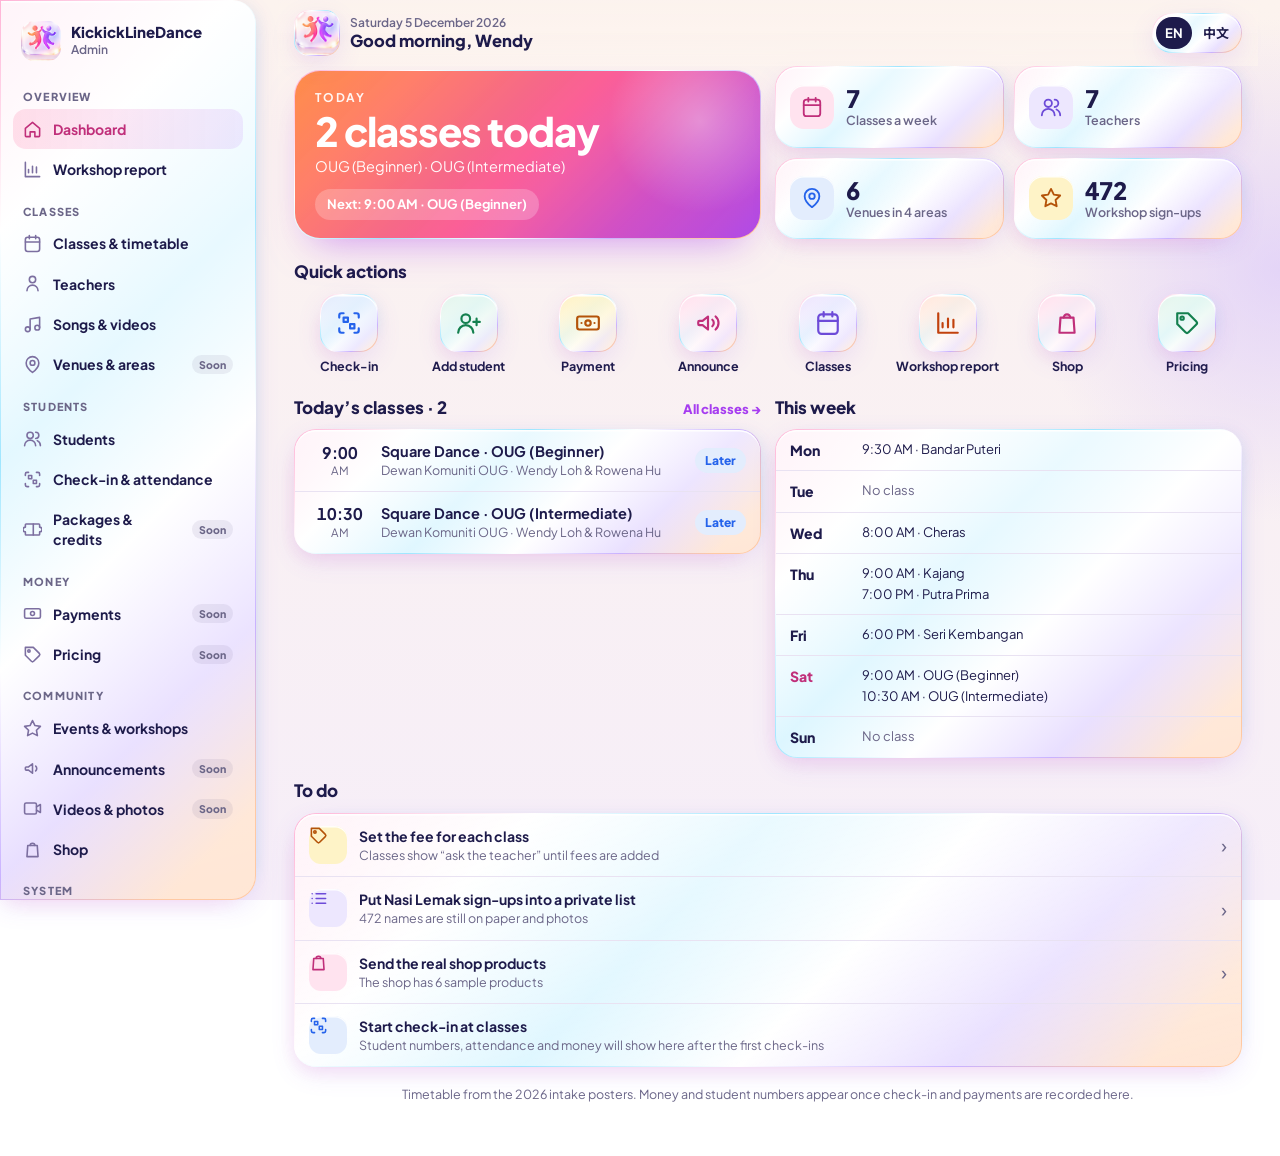
<file: admin.html>
<!doctype html>
<html lang="en">
<head>
<meta charset="utf-8">
<meta name="viewport" content="width=device-width, initial-scale=1, viewport-fit=cover">
<meta name="robots" content="noindex">
<title>Admin · KickickLineDance</title>
<link rel="preconnect" href="https://fonts.googleapis.com">
<link rel="preconnect" href="https://fonts.gstatic.com" crossorigin>
<link href="https://fonts.googleapis.com/css2?family=Plus+Jakarta+Sans:wght@500;600;700;800&family=Noto+Sans+SC:wght@500;700;900&display=swap" rel="stylesheet">
<style>
/* Layout: Wendy's everyday admin home, phone first (2 columns from 900px): today hero → key numbers → quick actions → today's classes → this week → to-do. Same glass system as the public site. */
:root{
  --ink:#1E1B4B; --muted:#6B6688; --faint:#E9E2F2;
  --rim:linear-gradient(135deg,#FFB3D6 0%,#fff 20%,#9FE6FF 40%,#fff 58%,#C9B2FF 76%,#FFC9A3 92%);
  --cta:linear-gradient(90deg,#FF8A3D 0%,#FF4F8B 50%,#A63CF0 100%);
  --good:#1FA971; --goodbg:#E3F6EE; --live:#2563EB; --livebg:#E3EDFD; --warn:#B45309; --warnbg:#FEF3C7;
  --font:"Plus Jakarta Sans","Noto Sans SC","PingFang SC","Microsoft YaHei",system-ui,sans-serif;
}
*{box-sizing:border-box}
[hidden]{display:none!important}
html{-webkit-text-size-adjust:100%}
body{margin:0;color:var(--ink);font-family:var(--font);font-size:15px;line-height:1.45;
  background:
    radial-gradient(360px 360px at 0% 0%,rgba(255,205,215,.55),transparent 70%),
    radial-gradient(360px 360px at 100% 30%,rgba(201,178,255,.45),transparent 70%),
    radial-gradient(360px 360px at 0% 75%,rgba(255,201,163,.45),transparent 70%),
    linear-gradient(#FCF3EE,#F6EEF8);
  background-attachment:fixed;min-height:100vh}
a{color:inherit}
button{font:inherit;color:inherit;cursor:pointer}
button:focus-visible,a:focus-visible{outline:2px solid #A63CF0;outline-offset:2px}
.app{max-width:980px;margin:0 auto;padding:0 16px 40px}
.glass,.glass-pill{border:1.3px solid transparent;
  background:linear-gradient(165deg,rgba(255,255,255,.86),rgba(255,255,255,.55)) padding-box, var(--rim) border-box;
  -webkit-backdrop-filter:blur(20px) saturate(1.5);backdrop-filter:blur(20px) saturate(1.5);
  box-shadow:inset 0 1.5px 0 0 rgba(255,255,255,.95), 0 8px 24px 0 rgba(139,92,246,.12), -8px 12px 24px -18px rgba(236,72,153,.3), 10px -4px 22px -18px rgba(6,182,212,.3)}
.glass{border-radius:22px}
.glass-pill{border-radius:999px}

header{position:sticky;top:0;z-index:20;padding:calc(10px + env(safe-area-inset-top,0px)) 0 10px;display:flex;align-items:center;gap:10px}
header::before{content:"";position:absolute;inset:0 -16px;z-index:-1;background:linear-gradient(rgba(252,243,238,.9),rgba(252,243,238,.65));-webkit-backdrop-filter:blur(14px);backdrop-filter:blur(14px)}
.logo{width:46px;height:46px;border-radius:15px;overflow:hidden;flex-shrink:0;display:block}
.logo img{width:100%;height:100%;object-fit:cover}
.who{flex:1;min-width:0}
.who small{display:block;font-size:12px;color:var(--muted);font-weight:600}
.who b{display:block;font-size:16.5px;font-weight:800;line-height:1.25}
.lang{display:flex;padding:3px;gap:2px;flex-shrink:0}
.lang button{border:0;background:transparent;font-weight:700;font-size:13px;padding:7px 9px;border-radius:999px}
.lang button[aria-pressed="true"]{background:var(--ink);color:#fff}

section{margin-top:20px}
.sh{display:flex;align-items:baseline;justify-content:space-between;margin-bottom:10px;gap:10px}
.sh h2{font-size:17px;margin:0;font-weight:800}
.sh a{font-size:13px;font-weight:800;color:#A63CF0;text-decoration:none;white-space:nowrap}

/* today hero */
.hero{border-radius:26px;padding:18px 20px;color:#fff;position:relative;overflow:hidden;border:1.3px solid transparent;margin-top:4px;
  background:linear-gradient(135deg,rgba(255,138,61,.92),rgba(255,79,139,.9) 50%,rgba(166,60,240,.9)) padding-box,var(--rim) border-box;
  box-shadow:0 18px 40px -18px rgba(166,60,240,.55)}
.hero::after{content:"";position:absolute;right:-40px;top:-50px;width:200px;height:200px;border-radius:50%;background:radial-gradient(circle,rgba(255,255,255,.35),transparent 65%)}
.hero .k{font-size:12px;font-weight:700;letter-spacing:1.4px;text-transform:uppercase;opacity:.92}
.hero .n{font-size:40px;font-weight:800;line-height:1.05;letter-spacing:-1px;margin:4px 0;font-variant-numeric:tabular-nums}
.hero .d{font-size:14.5px;opacity:.96;position:relative}
.hero .next{margin-top:12px;display:inline-flex;gap:8px;align-items:center;background:rgba(255,255,255,.22);border-radius:999px;padding:6px 12px;font-size:13px;font-weight:700;position:relative}

.kpis{display:grid;grid-template-columns:repeat(2,minmax(0,1fr));gap:10px;margin-top:12px}
.kpi{padding:14px;display:flex;gap:12px;align-items:center;text-decoration:none}
.ic{width:44px;height:44px;border-radius:14px;display:grid;place-items:center;flex-shrink:0;box-shadow:inset 0 1.5px 0 rgba(255,255,255,.9)}
.ic svg{width:22px;height:22px}
.kpi .v{font-size:24px;font-weight:800;line-height:1.1;font-variant-numeric:tabular-nums}
.kpi .t{font-size:12.5px;color:var(--muted);font-weight:600;line-height:1.3}

/* quick actions */
.qa{display:grid;grid-template-columns:repeat(4,minmax(0,1fr));gap:10px}
.qa a,.qa button{border:0;background:transparent;text-decoration:none;display:flex;flex-direction:column;align-items:center;gap:7px;font-size:12.5px;font-weight:700;text-align:center;line-height:1.25;padding:0}
.qa .tile{width:58px;height:58px;border-radius:18px;display:grid;place-items:center;border:1.3px solid transparent}
.qa .tile svg{width:26px;height:26px}

/* class lists */
.list{display:flex;flex-direction:column}
.row{display:grid;grid-template-columns:62px 1fr auto;gap:10px;align-items:center;padding:12px 14px;border-bottom:1px solid var(--faint)}
.row:last-child{border-bottom:0}
.time{text-align:center;line-height:1.1}
.time b{display:block;font-size:16px;font-variant-numeric:tabular-nums}
.time span{font-size:11.5px;color:var(--muted)}
.cls{min-width:0}
.cls b{display:block;font-size:14.5px;line-height:1.3}
.cls span{display:block;font-size:12.5px;color:var(--muted);white-space:nowrap;overflow:hidden;text-overflow:ellipsis}
.st{font-size:12px;font-weight:800;border-radius:999px;padding:4px 10px;white-space:nowrap}
.st.done{background:#EEEAF4;color:var(--muted)}
.st.live{background:var(--goodbg);color:var(--good)}
.st.soon{background:var(--livebg);color:var(--live)}
.empty{padding:16px;color:var(--muted);font-size:14px;text-align:center}

.week .day{padding:10px 14px;border-bottom:1px solid var(--faint);display:grid;grid-template-columns:62px 1fr;gap:10px;align-items:start}
.week .day:last-child{border-bottom:0}
.week .dn{font-weight:800;font-size:14px}
.week .dn.today{color:#C02F7A}
.week .ds{font-size:13px;display:flex;flex-direction:column;gap:2px}
.week .ds span{color:var(--muted)}

/* to-do */
.todo{display:flex;gap:12px;align-items:center;padding:12px 14px;border-bottom:1px solid var(--faint);text-decoration:none}
.todo:last-child{border-bottom:0}
.todo .ic{width:38px;height:38px;border-radius:12px}
.todo .ic svg{width:19px;height:19px}
.todo div{flex:1;min-width:0}
.todo b{display:block;font-size:14px}
.todo span{display:block;font-size:12.5px;color:var(--muted)}
.todo i{font-style:normal;font-size:20px;color:var(--muted)}

.foot{margin-top:18px;font-size:12.5px;color:var(--muted);text-align:center}
.toast{position:fixed;left:50%;bottom:30px;transform:translateX(-50%);background:var(--ink);color:#fff;padding:10px 16px;border-radius:999px;font-weight:700;font-size:14px;z-index:40}

@media (min-width:900px){
  .top{display:grid;grid-template-columns:1fr 1fr;gap:14px;align-items:stretch}
  .top .kpis{margin-top:0}
  .two{display:grid;grid-template-columns:1fr 1fr;gap:14px;align-items:start}
  .qa{grid-template-columns:repeat(8,minmax(0,1fr))}
}
</style>
</head>
<body>
<div class="app">
  <header>
    <a class="logo glass" href="./" aria-label="Public site"><img src="app-logo.png" alt=""></a>
    <div class="who"><small id="today"></small><b data-t="hello"></b></div>
    <div class="lang glass-pill" role="group" aria-label="Language">
      <button type="button" data-lang="en" aria-pressed="true">EN</button>
      <button type="button" data-lang="zh" aria-pressed="false">中文</button>
    </div>
  </header>

  <div class="top">
    <div class="hero">
      <div class="k" data-t="heroK"></div>
      <div class="n" id="heroN"></div>
      <div class="d" id="heroD"></div>
      <div class="next" id="heroNext"></div>
    </div>
    <div class="kpis" id="kpis"></div>
  </div>

  <section>
    <div class="sh"><h2 data-t="qaTitle"></h2></div>
    <div class="qa" id="qa"></div>
  </section>

  <div class="two">
    <section>
      <div class="sh"><h2 id="todayTitle"></h2><a href="classes.html" data-t="allClasses"></a></div>
      <div class="glass list" id="todayList"></div>
    </section>
    <section>
      <div class="sh"><h2 data-t="weekTitle"></h2></div>
      <div class="glass week" id="week"></div>
    </section>
  </div>

  <section>
    <div class="sh"><h2 data-t="todoTitle"></h2></div>
    <div class="glass" id="todo"></div>
  </section>

  <p class="foot" data-t="foot"></p>
</div>
<div class="toast" id="toast" hidden></div>

<script>
(function(){
  /* Real weekly timetable (from the intake posters). day: 0=Sun … 6=Sat; end null = not on the poster. */
  var CLASSES=[
    {day:1,start:'09:30',end:'11:00',en:['Square Dance · Bandar Puteri','Tip Tap Toe Fitness Studio · Ann Soh & Wendy Loh'],zh:['广场舞 · Bandar Puteri','Tip Tap Toe Fitness Studio · 猫妹 Ann Soh & 猫姐 Wendy']},
    {day:3,start:'08:00',end:'09:30',en:['Square Dance · Cheras','Komune Living, Tasik Permaisuri · Wendy Loh & Adelyn Pong'],zh:['广场舞 · 蕉赖','Komune Living, Tasik Permaisuri · 猫姐 Wendy & Adelyn Pong']},
    {day:4,start:'09:00',end:null,en:['Square Dance · Kajang','Kajang Hokkien Association · Jane Tang'],zh:['广场舞 · 加影','加影福建会馆 · Jane Tang 老师']},
    {day:4,start:'19:00',end:'20:30',en:['Square Dance · Putra Prima','X2 Residency sky lounge · Wiwien Loh & Ann Soh'],zh:['广场舞 · Putra Prima','X2 Residency 空中会所 · Wiwien Loh & Ann Soh']},
    {day:5,start:'18:00',end:'19:30',en:['Square Dance · Seri Kembangan','Dewan Dr. George Lim Ah Soo · Melvin Tan & Wendy Loh'],zh:['广场舞 · Seri Kembangan','Dewan Dr. George Lim Ah Soo · 猫哥 Melvin & Wendy']},
    {day:6,start:'09:00',end:'10:30',en:['Square Dance · OUG (Beginner)','Dewan Komuniti OUG · Wendy Loh & Rowena Hu'],zh:['广场舞 · OUG（初级）','华联会所 · Wendy Loh & Rowena Hu']},
    {day:6,start:'10:30',end:'12:00',en:['Square Dance · OUG (Intermediate)','Dewan Komuniti OUG · Wendy Loh & Rowena Hu'],zh:['广场舞 · OUG（中级）','华联会所 · Wendy Loh & Rowena Hu']}
  ];
  var TEACHERS=7, VENUES=6, AREAS=4, EVENT_REG=472;
  var ICONS={
    cal:'<svg viewBox="0 0 24 24" fill="none" stroke="currentColor" stroke-width="2" stroke-linecap="round" stroke-linejoin="round"><rect x="3" y="4" width="18" height="18" rx="3"/><path d="M16 2v4M8 2v4M3 10h18"/></svg>',
    users:'<svg viewBox="0 0 24 24" fill="none" stroke="currentColor" stroke-width="2" stroke-linecap="round" stroke-linejoin="round"><circle cx="9" cy="8" r="4"/><path d="M2 21a7 7 0 0 1 14 0"/><path d="M16 4a4 4 0 0 1 0 8M22 21a7 7 0 0 0-4-6.3"/></svg>',
    pin:'<svg viewBox="0 0 24 24" fill="none" stroke="currentColor" stroke-width="2" stroke-linecap="round" stroke-linejoin="round"><path d="M20 10c0 6-8 12-8 12s-8-6-8-12a8 8 0 0 1 16 0Z"/><circle cx="12" cy="10" r="3"/></svg>',
    star:'<svg viewBox="0 0 24 24" fill="none" stroke="currentColor" stroke-width="2" stroke-linecap="round" stroke-linejoin="round"><path d="m12 2 3.1 6.3 6.9 1-5 4.9 1.2 6.8L12 17.8 5.8 21l1.2-6.8-5-4.9 6.9-1z"/></svg>',
    qr:'<svg viewBox="0 0 24 24" fill="none" stroke="currentColor" stroke-width="2" stroke-linecap="round" stroke-linejoin="round"><path d="M3 7V5a2 2 0 0 1 2-2h2M17 3h2a2 2 0 0 1 2 2v2M21 17v2a2 2 0 0 1-2 2h-2M7 21H5a2 2 0 0 1-2-2v-2"/><rect x="7" y="7" width="4" height="4"/><rect x="13" y="13" width="4" height="4"/></svg>',
    plus:'<svg viewBox="0 0 24 24" fill="none" stroke="currentColor" stroke-width="2" stroke-linecap="round" stroke-linejoin="round"><circle cx="9" cy="8" r="4"/><path d="M2 21a7 7 0 0 1 14 0M19 8v6M16 11h6"/></svg>',
    cash:'<svg viewBox="0 0 24 24" fill="none" stroke="currentColor" stroke-width="2" stroke-linecap="round" stroke-linejoin="round"><rect x="2" y="6" width="20" height="12" rx="2"/><circle cx="12" cy="12" r="2.5"/><path d="M6 12h.01M18 12h.01"/></svg>',
    chart:'<svg viewBox="0 0 24 24" fill="none" stroke="currentColor" stroke-width="2" stroke-linecap="round" stroke-linejoin="round"><path d="M3 3v18h18"/><path d="M7 16v-4M12 16V8M17 16v-7"/></svg>',
    mega:'<svg viewBox="0 0 24 24" fill="none" stroke="currentColor" stroke-width="2" stroke-linecap="round" stroke-linejoin="round"><path d="M3 11v2a1 1 0 0 0 1 1h3l5 4V6L7 10H4a1 1 0 0 0-1 1Z"/><path d="M16 9a4 4 0 0 1 0 6M19 6a8 8 0 0 1 0 12"/></svg>',
    bag:'<svg viewBox="0 0 24 24" fill="none" stroke="currentColor" stroke-width="2" stroke-linecap="round" stroke-linejoin="round"><path d="M6 7h12l1 14H5z"/><path d="M9 7a3 3 0 0 1 6 0"/></svg>',
    tag:'<svg viewBox="0 0 24 24" fill="none" stroke="currentColor" stroke-width="2" stroke-linecap="round" stroke-linejoin="round"><path d="M20.6 13.4 13.4 20.6a2 2 0 0 1-2.8 0L3 13V3h10l7.6 7.6a2 2 0 0 1 0 2.8Z"/><circle cx="7.5" cy="7.5" r="1.5"/></svg>',
    list:'<svg viewBox="0 0 24 24" fill="none" stroke="currentColor" stroke-width="2" stroke-linecap="round" stroke-linejoin="round"><path d="M9 6h12M9 12h12M9 18h12M4 6h.01M4 12h.01M4 18h.01"/></svg>'
  };
  var TINT={pink:['#FFE3EF','#C02F7A'],violet:['#EDE7FE','#6D4BD8'],blue:['#E3EDFD','#2563EB'],green:['#E3F6EE','#14804F'],amber:['#FEF3C7','#B45309'],peach:['#FFE9DE','#C2410C']};
  var T={
    en:{hello:'Good morning, Wendy',hello2:'Good afternoon, Wendy',hello3:'Good evening, Wendy',
      heroK:'Today',classesToday:'{n} classes today',noneToday:'No class today',restDay:'Enjoy your rest day',
      next:'Next: {t} · {c}',allDone:'All of today’s classes are done',
      k1:'Classes a week',k2:'Teachers',k3:'Venues in {a} areas',k4:'Workshop sign-ups',
      qaTitle:'Quick actions',qa:['Check-in','Add student','Payment','Announce','Classes','Workshop report','Shop','Pricing'],
      todayTitle:'Today’s classes',allClasses:'All classes →',done:'Done',live:'On now',soon:'Later',
      weekTitle:'This week',todoTitle:'To do',
      todo:[['Set the fee for each class','Classes show “ask the teacher” until fees are added','tag','amber','classes.html'],
            ['Put Nasi Lemak sign-ups into a private list','472 names are still on paper and photos','list','violet','events.html'],
            ['Send the real shop products','The shop has 6 sample products','bag','pink','products.html'],
            ['Start check-in at classes','Student numbers, attendance and money will show here after the first check-ins','qr','blue',null]],
      foot:'Timetable from the 2026 intake posters. Money and student numbers appear once check-in and payments are recorded here.',
      days:['Sun','Mon','Tue','Wed','Thu','Fri','Sat'],noClass:'No class',soonToast:'Coming soon',am:'AM',pm:'PM'},
    zh:{hello:'早安，Wendy',hello2:'午安，Wendy',hello3:'晚上好，Wendy',
      heroK:'今天',classesToday:'今天 {n} 堂课',noneToday:'今天没有课',restDay:'好好休息一下',
      next:'下一堂：{t} · {c}',allDone:'今天的课都上完了',
      k1:'每周课堂',k2:'老师',k3:'{a} 个地区的场地',k4:'体验日报名',
      qaTitle:'快捷功能',qa:['扫码签到','新增学生','记录付款','发公告','课程','活动报告','商店','收费方案'],
      todayTitle:'今日课程',allClasses:'全部课程 →',done:'已完成',live:'进行中',soon:'稍后',
      weekTitle:'本周课表',todoTitle:'待办事项',
      todo:[['为每堂课设定学费','课程页目前显示“请向老师询问”','tag','amber','classes.html'],
            ['把 Nasi Lemak 报名名单整理成私人表格','472 个名字还在纸上和照片里','list','violet','events.html'],
            ['提供商店的真实商品','商店目前是 6 个示范商品','bag','pink','products.html'],
            ['开始在课堂扫码签到','开始签到后，学生人数、出席和收款会显示在这里','qr','blue',null]],
      foot:'课表来自 2026 年招生海报。开始签到和记录付款后，收款与学生人数会显示在这里。',
      days:['星期日','星期一','星期二','星期三','星期四','星期五','星期六'],noClass:'没有课',soonToast:'即将推出',am:'上午',pm:'下午'}
  };
  var st={lang:'en'};
  try{ if(localStorage.getItem('kld_lang')==='zh') st.lang='zh'; }catch(e){}
  function el(tag,cls,txt){ var e=document.createElement(tag); if(cls) e.className=cls; if(txt!=null) e.textContent=txt; return e; }
  function mins(hhmm){ var p=hhmm.split(':'); return +p[0]*60+ +p[1]; }
  function hm(hhmm){ var p=hhmm.split(':'), h=+p[0]; return {t:((h+11)%12+1)+':'+p[1], ap:h<12?'am':'pm'}; }
  function icon(name,tint){ var d=el('span','ic'); d.innerHTML=ICONS[name]; d.style.background=TINT[tint][0]; d.style.color=TINT[tint][1]; return d; }
  var tt; function soon(e){ if(e) e.preventDefault(); var x=document.getElementById('toast'); x.textContent=T[st.lang].soonToast; x.hidden=false; clearTimeout(tt); tt=setTimeout(function(){x.hidden=true;},1600); }

  function render(){
    var t=T[st.lang], now=new Date(), wd=now.getDay(), nowM=now.getHours()*60+now.getMinutes();
    document.documentElement.lang=st.lang==='zh'?'zh':'en';
    document.querySelectorAll('[data-t]').forEach(function(e){ e.textContent=t[e.getAttribute('data-t')]; });
    document.querySelectorAll('[data-lang]').forEach(function(b){ b.setAttribute('aria-pressed', b.dataset.lang===st.lang); });
    document.querySelector('[data-t="hello"]').textContent = now.getHours()<12?t.hello:(now.getHours()<18?t.hello2:t.hello3);
    document.getElementById('today').textContent = now.toLocaleDateString(st.lang==='zh'?'zh-CN':'en-GB',{weekday:'long',day:'numeric',month:'long',year:'numeric'});

    var today=CLASSES.filter(function(c){return c.day===wd;});
    function status(c){ var s=mins(c.start), e=c.end?mins(c.end):s+90; return nowM>=e?'done':(nowM>=s?'live':'soon'); }
    document.getElementById('heroN').textContent = today.length ? t.classesToday.replace('{n}',today.length) : t.noneToday;
    document.getElementById('heroD').textContent = today.length ? today.map(function(c){return c[st.lang][0].split(' · ').slice(1).join(' · ');}).join('  ·  ') : t.restDay;
    var nx=today.filter(function(c){return status(c)!=='done';})[0], hn=document.getElementById('heroNext');
    if(today.length){ hn.hidden=false; if(nx){ var h=hm(nx.start); hn.textContent=t.next.replace('{t}',h.t+' '+t[h.ap]).replace('{c}',nx[st.lang][0].split(' · ').pop()); } else hn.textContent=t.allDone; } else hn.hidden=true;

    var K=document.getElementById('kpis'); K.innerHTML='';
    [[CLASSES.length,t.k1,'cal','pink','classes.html'],[TEACHERS,t.k2,'users','violet','./#teachers'],[VENUES,t.k3.replace('{a}',AREAS),'pin','blue','classes.html'],[EVENT_REG,t.k4,'star','amber','events.html']].forEach(function(k){
      var a=el('a','kpi glass'); a.href=k[4]; a.appendChild(icon(k[2],k[3]));
      var d=el('div'); d.appendChild(el('div','v',k[0])); d.appendChild(el('div','t',k[1])); a.appendChild(d); K.appendChild(a);
    });

    var Q=document.getElementById('qa'); Q.innerHTML='';
    [['qr','blue',null],['plus','green','students.html'],['cash','amber',null],['mega','pink',null],['cal','violet','classes.html'],['chart','peach','events.html'],['bag','pink','products.html'],['tag','green',null]].forEach(function(q,i){
      var a=q[2]?el('a'):el('button'); if(q[2]) a.href=q[2]; else { a.type='button'; a.addEventListener('click',soon); }
      var tile=el('span','tile glass'); tile.innerHTML=ICONS[q[0]]; tile.style.color=TINT[q[1]][1];
      tile.style.background='linear-gradient(165deg,'+TINT[q[1]][0]+',rgba(255,255,255,.7)) padding-box, var(--rim) border-box';
      a.appendChild(tile); a.appendChild(document.createTextNode(t.qa[i])); Q.appendChild(a);
    });

    document.getElementById('todayTitle').textContent=t.todayTitle+' · '+today.length;
    var L=document.getElementById('todayList'); L.innerHTML='';
    if(!today.length) L.appendChild(el('div','empty',t.noneToday));
    today.forEach(function(c){
      var r=el('div','row'), h=hm(c.start), tm=el('div','time'); tm.appendChild(el('b',null,h.t)); tm.appendChild(el('span',null,t[h.ap])); r.appendChild(tm);
      var d=el('div','cls'); d.appendChild(el('b',null,c[st.lang][0])); d.appendChild(el('span',null,c[st.lang][1])); r.appendChild(d);
      var s=status(c); r.appendChild(el('span','st '+s,t[s])); L.appendChild(r);
    });

    var W=document.getElementById('week'); W.innerHTML='';
    [1,2,3,4,5,6,0].forEach(function(dn){
      var list=CLASSES.filter(function(c){return c.day===dn;});
      var r=el('div','day'); r.appendChild(el('div','dn'+(dn===wd?' today':''),t.days[dn]));
      var ds=el('div','ds');
      if(!list.length) ds.appendChild(el('span',null,t.noClass));
      list.forEach(function(c){ var h=hm(c.start); ds.appendChild(el('div',null,h.t+' '+t[h.ap]+' · '+c[st.lang][0].split(' · ').slice(1).join(' · '))); });
      r.appendChild(ds); W.appendChild(r);
    });

    var D=document.getElementById('todo'); D.innerHTML='';
    t.todo.forEach(function(x){
      var a=x[4]?el('a','todo'):el('div','todo'); if(x[4]) a.href=x[4];
      a.appendChild(icon(x[2],x[3])); var d=el('div'); d.appendChild(el('b',null,x[0])); d.appendChild(el('span',null,x[1])); a.appendChild(d);
      if(x[4]) a.appendChild(el('i',null,'›')); D.appendChild(a);
    });
    try{ localStorage.setItem('kld_lang',st.lang); }catch(e){}
  }
  document.querySelectorAll('[data-lang]').forEach(function(b){ b.addEventListener('click',function(){ st.lang=b.dataset.lang; render(); }); });
  render();
})();
</script>
<script src="admin-nav.js" data-active="dashboard"></script>
</body>
</html>
</file>
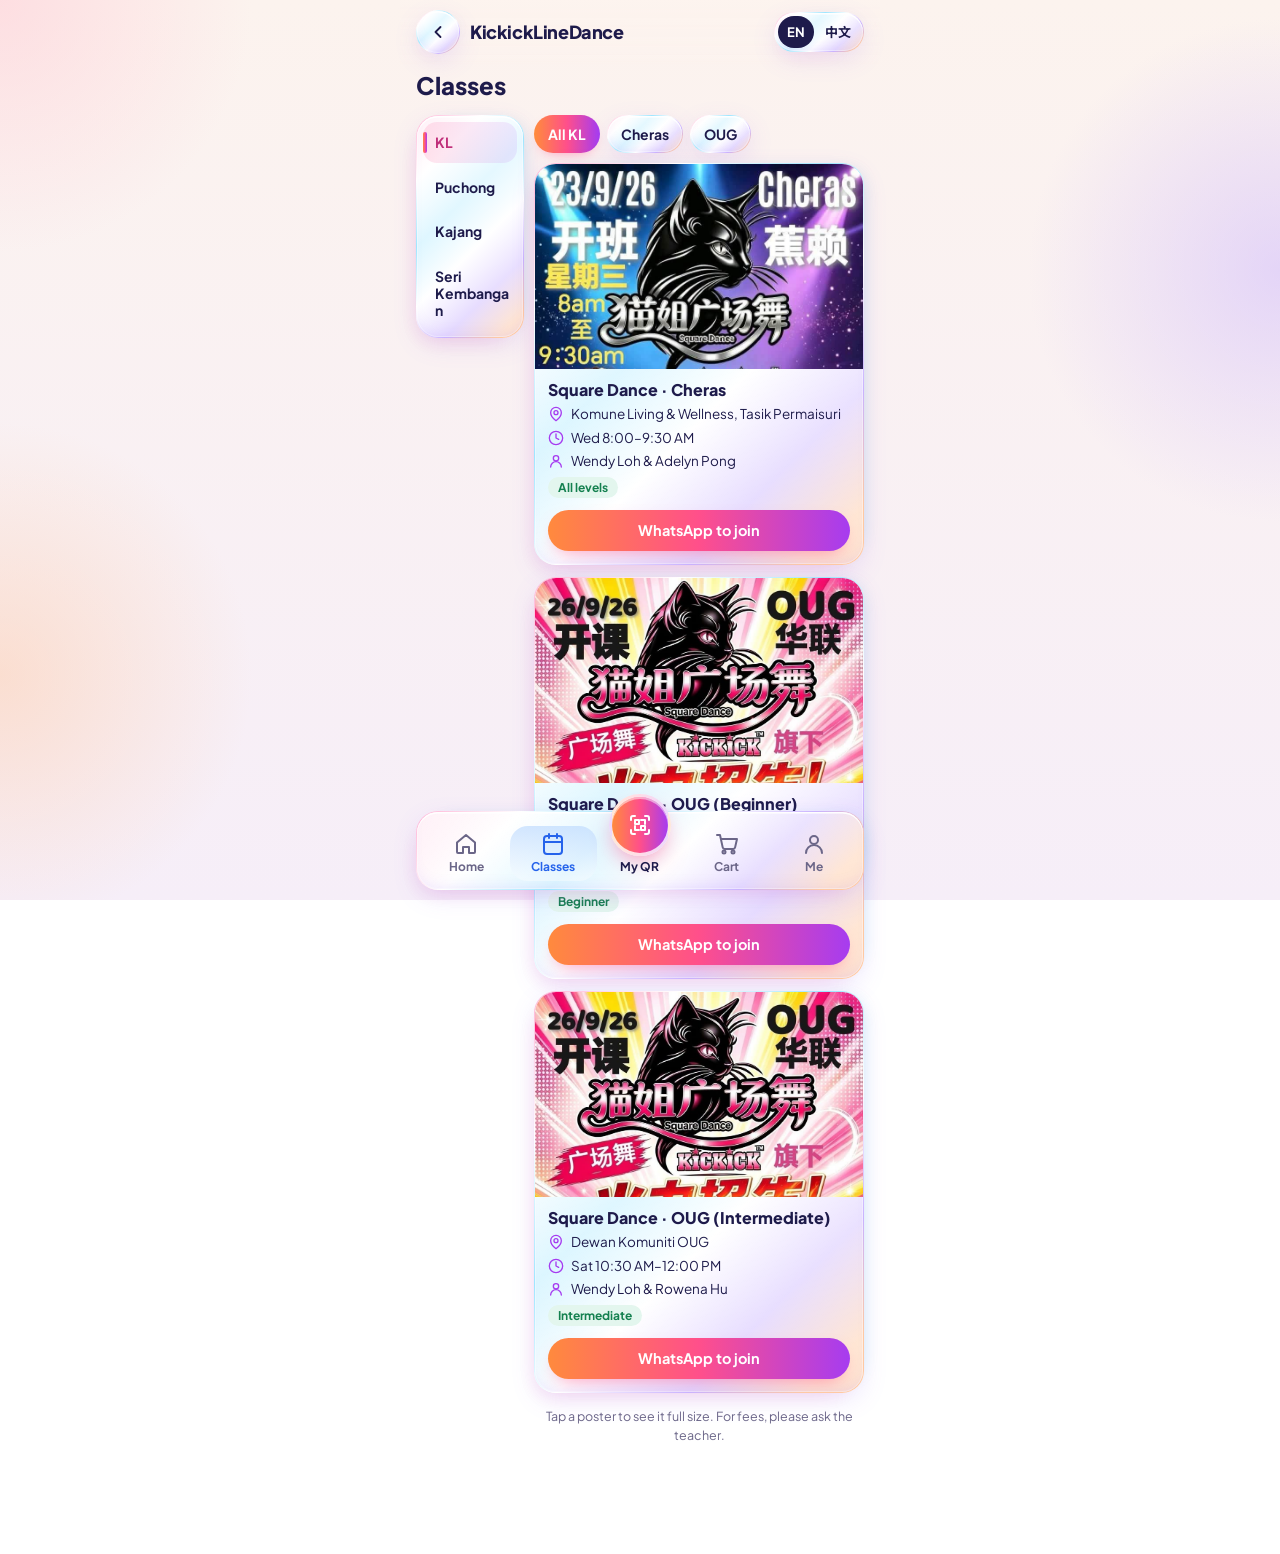
<file: classes.html>
<!doctype html>
<html lang="en">
<head>
<meta charset="utf-8">
<meta name="viewport" content="width=device-width, initial-scale=1, viewport-fit=cover">
<title>Classes · KickickLineDance</title>
<link rel="preconnect" href="https://fonts.googleapis.com">
<link rel="preconnect" href="https://fonts.gstatic.com" crossorigin>
<link href="https://fonts.googleapis.com/css2?family=Plus+Jakarta+Sans:wght@500;600;700;800&family=Noto+Sans+SC:wght@500;700;900&display=swap" rel="stylesheet">
<style>
/* Layout: phone-width column; left region menu + top sub-area chips + class cards (same glass system as the home page). */
:root{
  --ink:#1E1B4B; --muted:#6B6688; --bg:#FCF3EE;
  --rim:linear-gradient(135deg,#FFB3D6 0%,#fff 20%,#9FE6FF 40%,#fff 58%,#C9B2FF 76%,#FFC9A3 92%);
  --cta:linear-gradient(90deg,#FF8A3D 0%,#FF4F8B 50%,#A63CF0 100%);
  --hot:#E8475B;
  --font:"Plus Jakarta Sans","Noto Sans SC","PingFang SC","Microsoft YaHei",system-ui,sans-serif;
}
*{box-sizing:border-box}
[hidden]{display:none!important}
html{-webkit-text-size-adjust:100%}
body{margin:0;color:var(--ink);font-family:var(--font);font-size:15px;line-height:1.45;
  background:
    radial-gradient(360px 360px at 0% 0%,rgba(255,205,215,.55),transparent 70%),
    radial-gradient(360px 360px at 100% 30%,rgba(201,178,255,.45),transparent 70%),
    radial-gradient(360px 360px at 0% 75%,rgba(255,201,163,.45),transparent 70%),
    linear-gradient(#FCF3EE,#F6EEF8);
  background-attachment:fixed;min-height:100vh}
a{color:inherit}
button{font:inherit;color:inherit;cursor:pointer}
button:focus-visible,a:focus-visible{outline:2px solid #A63CF0;outline-offset:2px}
.app{max-width:480px;margin:0 auto;padding:0 16px calc(110px + env(safe-area-inset-bottom,0px))}
.glass,.glass-pill{border:1.3px solid transparent;
  background:linear-gradient(165deg,rgba(255,255,255,.82),rgba(255,255,255,.5)) padding-box, var(--rim) border-box;
  -webkit-backdrop-filter:blur(20px) saturate(1.5);backdrop-filter:blur(20px) saturate(1.5);
  box-shadow:inset 0 1.5px 0 0 rgba(255,255,255,.95), inset 0 0 0 1px rgba(255,255,255,.35), inset 0 -10px 18px -14px rgba(139,92,246,.25), 0 8px 24px 0 rgba(139,92,246,.13), -8px 12px 24px -18px rgba(236,72,153,.35), 10px -4px 22px -18px rgba(6,182,212,.35)}
.glass{border-radius:22px}
.glass-pill{border-radius:999px}
.cta{border:0;background:var(--cta);color:#fff;font-weight:700;border-radius:999px;padding:10px 18px;box-shadow:0 8px 18px -8px rgba(255,79,139,.6);text-decoration:none;display:inline-flex;align-items:center;gap:6px;white-space:nowrap}

header{position:sticky;top:0;z-index:20;padding:calc(10px + env(safe-area-inset-top,0px)) 0 10px;display:flex;align-items:center;gap:10px}
header::before{content:"";position:absolute;inset:0 -16px;z-index:-1;background:linear-gradient(rgba(252,243,238,.88),rgba(252,243,238,.6));-webkit-backdrop-filter:blur(14px);backdrop-filter:blur(14px)}
.back{width:44px;height:44px;display:grid;place-items:center;text-decoration:none;flex-shrink:0}
.brand{font-weight:800;font-size:clamp(14px,4.1vw,18px);letter-spacing:-.4px;flex:1;min-width:0;white-space:nowrap;overflow:hidden;text-overflow:ellipsis}
.lang{display:flex;padding:3px;gap:2px}
.lang button{border:0;background:transparent;font-weight:700;font-size:13px;padding:7px 9px;border-radius:999px}
.lang button[aria-pressed="true"]{background:var(--ink);color:#fff}

.title{font-size:24px;font-weight:800;margin:4px 0 12px}
.layout{display:grid;grid-template-columns:108px 1fr;gap:10px;align-items:start}
.regions{display:flex;flex-direction:column;gap:4px;position:sticky;top:76px;padding:6px}
.regions button{border:0;background:transparent;text-align:left;font-weight:700;font-size:14px;padding:12px 8px 12px 12px;overflow-wrap:anywhere;border-radius:14px;line-height:1.2;position:relative}
.regions button[aria-pressed="true"]{background:linear-gradient(90deg,rgba(255,79,139,.15),rgba(166,60,240,.10));color:#C02F7A}
.regions button[aria-pressed="true"]::before{content:"";position:absolute;left:0;top:10px;bottom:10px;width:4px;border-radius:4px;background:var(--cta)}
.main{min-width:0}
.chips{display:flex;gap:7px;flex-wrap:wrap;padding:0 0 10px}
.chips button{border:1.3px solid transparent;font-weight:700;font-size:14px;padding:8px 13px}
.chips button[aria-pressed="true"]{background:var(--cta) padding-box,var(--cta) border-box;color:#fff;box-shadow:0 6px 14px -8px rgba(255,79,139,.7)}
.list{display:flex;flex-direction:column;gap:12px}
.cls{overflow:hidden;display:flex;flex-direction:column}
.cls a.thumb{display:block;position:relative}
.cls a.thumb img{display:block;width:100%;aspect-ratio:16/10;object-fit:cover;object-position:top}
.cls .body{padding:11px 13px 13px;display:flex;flex-direction:column;gap:4px;min-width:0}
.cls .nm{font-weight:800;font-size:16px;line-height:1.25}
.cls .ln{font-size:13.5px;display:flex;gap:7px;align-items:flex-start}
.cls .ln svg{flex-shrink:0;width:16px;height:16px;margin-top:2px;color:#A63CF0}
.cls .lvl{align-self:flex-start;font-size:12px;font-weight:700;border-radius:999px;padding:2px 10px;background:#E3F6EE;color:#14804F;margin-top:2px}
.cls .cta{margin-top:8px;justify-content:center;padding:10px 14px;font-size:14.5px}
.note{font-size:12.5px;color:var(--muted);margin:14px 0 0;text-align:center}

nav.tabbar{position:fixed;left:50%;transform:translateX(-50%);bottom:calc(10px + env(safe-area-inset-bottom,0px));width:min(448px,calc(100% - 24px));display:grid;grid-template-columns:repeat(5,1fr);align-items:end;padding:6px 6px 8px;z-index:30}
nav.tabbar a,nav.tabbar button{border:0;background:transparent;display:flex;flex-direction:column;align-items:center;gap:2px;font-size:12px;font-weight:700;color:var(--muted);text-decoration:none;padding:6px 0;border-radius:18px}
nav.tabbar .on{color:#2563EB;background:linear-gradient(180deg,rgba(191,219,254,.7),rgba(255,255,255,.4))}
nav.tabbar svg{width:24px;height:24px}
nav.tabbar .qr{margin-top:-30px}
nav.tabbar .qr .orb{width:62px;height:62px;border-radius:50%;background:var(--cta);display:grid;place-items:center;color:#fff;box-shadow:0 10px 24px -8px rgba(255,79,139,.7), inset 0 2px 0 rgba(255,255,255,.5);border:3px solid rgba(255,255,255,.8)}
nav.tabbar .qr span{color:var(--ink)}
.toast{position:fixed;left:50%;bottom:110px;transform:translateX(-50%);background:var(--ink);color:#fff;padding:10px 16px;border-radius:999px;font-weight:700;font-size:14px;z-index:40}
</style>
</head>
<body>
<div class="app">
  <header>
    <a class="back glass-pill" href="./" aria-label="Back"><svg width="20" height="20" viewBox="0 0 24 24" fill="none" stroke="currentColor" stroke-width="2.2" stroke-linecap="round" stroke-linejoin="round"><path d="m15 18-6-6 6-6"/></svg></a>
    <div class="brand">KickickLineDance</div>
    <div class="lang glass-pill" role="group" aria-label="Language">
      <button type="button" data-lang="en" aria-pressed="true">EN</button>
      <button type="button" data-lang="zh" aria-pressed="false">中文</button>
    </div>
  </header>
  <h1 class="title" data-t="title"></h1>
  <div class="layout">
    <div class="regions glass" id="regions" role="group" aria-label="Region"></div>
    <div class="main">
      <div class="chips" id="subs" role="group" aria-label="Area"></div>
      <div class="list" id="list"></div>
      <p class="note" data-t="note"></p>
    </div>
  </div>
</div>

<nav class="tabbar glass" aria-label="Main">
  <a href="./"><svg viewBox="0 0 24 24" fill="none" stroke="currentColor" stroke-width="2" stroke-linecap="round" stroke-linejoin="round"><path d="M3 10.5 12 3l9 7.5V20a1 1 0 0 1-1 1h-5v-6h-6v6H4a1 1 0 0 1-1-1z"/></svg><span data-t="navHome"></span></a>
  <a href="classes.html" class="on" aria-current="page"><svg viewBox="0 0 24 24" fill="none" stroke="currentColor" stroke-width="2" stroke-linecap="round" stroke-linejoin="round"><rect x="3" y="4" width="18" height="18" rx="3"/><path d="M16 2v4M8 2v4M3 10h18"/></svg><span data-t="navClasses"></span></a>
  <button type="button" class="qr" data-soon><span class="orb"><svg viewBox="0 0 24 24" fill="none" stroke="currentColor" stroke-width="2" stroke-linecap="round" stroke-linejoin="round"><path d="M3 7V5a2 2 0 0 1 2-2h2M17 3h2a2 2 0 0 1 2 2v2M21 17v2a2 2 0 0 1-2 2h-2M7 21H5a2 2 0 0 1-2-2v-2"/><rect x="7" y="7" width="4" height="4"/><rect x="13" y="13" width="4" height="4"/><path d="M13 7h4v4M7 13v4h4"/></svg></span><span data-t="navQR"></span></button>
  <a href="products.html"><svg viewBox="0 0 24 24" fill="none" stroke="currentColor" stroke-width="2" stroke-linecap="round" stroke-linejoin="round"><circle cx="9" cy="20" r="1.5"/><circle cx="18" cy="20" r="1.5"/><path d="M2 3h3l2.7 12.4a2 2 0 0 0 2 1.6h8.4a2 2 0 0 0 2-1.6L22 7H6"/></svg><span data-t="navCart"></span></a>
  <button type="button" data-soon><svg viewBox="0 0 24 24" fill="none" stroke="currentColor" stroke-width="2" stroke-linecap="round" stroke-linejoin="round"><circle cx="12" cy="8" r="4"/><path d="M4 21a8 8 0 0 1 16 0"/></svg><span data-t="navMe"></span></button>
</nav>
<div class="toast" id="toast" hidden></div>

<script>
(function(){
  var T={
    en:{title:'Classes',all:'All',enquire:'WhatsApp to join',note:'Tap a poster to see it full size. For fees, please ask the teacher.',navHome:'Home',navClasses:'Classes',navQR:'My QR',navCart:'Cart',navMe:'Me',soon:'Coming soon'},
    zh:{title:'课程',all:'全部',enquire:'WhatsApp 报名',note:'点海报可看大图。学费请向老师询问。',navHome:'首页',navClasses:'课程',navQR:'我的 QR',navCart:'购物车',navMe:'我的',soon:'即将推出'}
  };
  /* Regions = left menu; subs = top chips. Cheras and OUG sit under KL. */
  var REGIONS=[
    {id:'kl',en:'KL',zh:'吉隆坡',subs:[['cheras','Cheras','蕉赖'],['oug','OUG','OUG']]},
    {id:'puchong',en:'Puchong',zh:'蒲种',subs:[['bp','Bandar Puteri','Bandar Puteri'],['pp','Putra Prima','Putra Prima']]},
    {id:'kajang',en:'Kajang',zh:'加影',subs:[]},
    {id:'sk',en:'Seri Kembangan',zh:'Seri Kembangan',subs:[]}
  ];
  var ICON={
    pin:'<svg viewBox="0 0 24 24" fill="none" stroke="currentColor" stroke-width="2" stroke-linecap="round" stroke-linejoin="round"><path d="M20 10c0 6-8 12-8 12s-8-6-8-12a8 8 0 0 1 16 0Z"/><circle cx="12" cy="10" r="3"/></svg>',
    time:'<svg viewBox="0 0 24 24" fill="none" stroke="currentColor" stroke-width="2" stroke-linecap="round" stroke-linejoin="round"><circle cx="12" cy="12" r="10"/><path d="M12 6v6l4 2"/></svg>',
    user:'<svg viewBox="0 0 24 24" fill="none" stroke="currentColor" stroke-width="2" stroke-linecap="round" stroke-linejoin="round"><circle cx="12" cy="8" r="4"/><path d="M4 21a8 8 0 0 1 16 0"/></svg>'
  };
  var CLASSES=[
    {r:'kl',s:'cheras',img:'intake-cheras-wed.jpg',wa:'60123333332',
      en:['Square Dance · Cheras','Komune Living & Wellness, Tasik Permaisuri','Wed 8:00–9:30 AM','Wendy Loh & Adelyn Pong','All levels'],
      zh:['广场舞 · 蕉赖','Komune Living & Wellness, Tasik Permaisuri','星期三 早上 8:00–9:30','猫姐 Wendy Loh & Adelyn Pong','所有程度']},
    {r:'kl',s:'oug',img:'intake-oug-sat.jpg',wa:'60123333332',
      en:['Square Dance · OUG (Beginner)','Dewan Komuniti OUG','Sat 9:00–10:30 AM','Wendy Loh & Rowena Hu','Beginner'],
      zh:['广场舞 · OUG（初级）','华联会所 Dewan Komuniti OUG','星期六 早上 9:00–10:30','Wendy Loh & Rowena Hu','初级']},
    {r:'kl',s:'oug',img:'intake-oug-sat.jpg',wa:'60123333332',
      en:['Square Dance · OUG (Intermediate)','Dewan Komuniti OUG','Sat 10:30 AM–12:00 PM','Wendy Loh & Rowena Hu','Intermediate'],
      zh:['广场舞 · OUG（中级）','华联会所 Dewan Komuniti OUG','星期六 早上 10:30–12:00','Wendy Loh & Rowena Hu','中级']},
    {r:'puchong',s:'bp',img:'intake-puchong-bandar-puteri-mon-oct.jpg',wa:'60123913295',
      en:['Square Dance · Bandar Puteri','Tip Tap Toe Fitness Studio, 1-1 Jln Puteri 5/7','Mon 9:30–11:00 AM','Ann Soh & Wendy Loh','All levels'],
      zh:['广场舞 · Bandar Puteri','Tip Tap Toe Fitness Studio, 1-1 Jln Puteri 5/7','星期一 早上 9:30–11:00','猫妹 Ann Soh & 猫姐 Wendy Loh','所有程度']},
    {r:'puchong',s:'pp',img:'intake-puchong-putra-prima-thu.jpg',wa:'60123937771',
      en:['Square Dance · Putra Prima','X2 Residency sky lounge, 23rd floor','Thu 7:00–8:30 PM','Wiwien Loh & Ann Soh','All levels'],
      zh:['广场舞 · Putra Prima','X2 Residency 空中会所 23 楼','星期四 晚上 7:00–8:30','Wiwien Loh & Ann Soh','所有程度']},
    {r:'kajang',s:'',img:'intake-kajang-thu.jpg',wa:'60163650795',
      en:['Square Dance · Kajang','Kajang Hokkien Association','Thu 9:00 AM','Jane Tang','All ages'],
      zh:['广场舞 · 加影','加影福建会馆','星期四 早上 9:00','Jane Tang 老师','欢迎所有年龄层']},
    {r:'sk',s:'',img:'intake-seri-kembangan-fri.jpg',wa:'60162200262',
      en:['Square Dance · Seri Kembangan','Dewan Dr. George Lim Ah Soo','Fri 6:00–7:30 PM','Melvin Tan & Wendy Loh','Beginner / Intermediate'],
      zh:['广场舞 · Seri Kembangan','Dewan Dr. George Lim Ah Soo','星期五 晚上 6:00–7:30','猫哥 Melvin Tan & Wendy Loh','初级 / 中级']}
  ];
  var st={lang:'en',region:'kl',sub:'all'};
  try{ if(localStorage.getItem('kld_lang')==='zh') st.lang='zh'; }catch(e){}
  function el(tag,cls,txt){ var e=document.createElement(tag); if(cls) e.className=cls; if(txt!=null) e.textContent=txt; return e; }
  function line(icon,txt){ var d=el('div','ln'); d.innerHTML=ICON[icon]; d.appendChild(el('span',null,txt)); return d; }
  function renderRegions(){
    var box=document.getElementById('regions'); box.innerHTML='';
    REGIONS.forEach(function(r){
      var b=el('button',null,r[st.lang]); b.type='button'; b.setAttribute('aria-pressed',st.region===r.id);
      b.onclick=function(){ st.region=r.id; st.sub='all'; renderAll(); }; box.appendChild(b);
    });
  }
  function renderSubs(){
    var reg=REGIONS.filter(function(r){return r.id===st.region;})[0], box=document.getElementById('subs'); box.innerHTML='';
    box.hidden=!reg.subs.length; if(!reg.subs.length) return;
    var allLabel=T[st.lang].all+' '+reg[st.lang];
    [['all',allLabel,allLabel]].concat(reg.subs).forEach(function(x){
      var b=el('button','glass-pill',st.lang==='zh'?x[2]:x[1]); b.type='button'; b.setAttribute('aria-pressed',st.sub===x[0]);
      b.onclick=function(){ st.sub=x[0]; renderAll(); }; box.appendChild(b);
    });
  }
  function renderList(){
    var box=document.getElementById('list'); box.innerHTML='';
    CLASSES.filter(function(c){ return c.r===st.region && (st.sub==='all'||c.s===st.sub); }).forEach(function(c){
      var d=c[st.lang], card=el('div','cls glass');
      var a=el('a','thumb'); a.href=c.img; a.target='_blank'; a.rel='noopener';
      var im=el('img'); im.src=c.img; im.alt=d[0]; im.loading='lazy'; a.appendChild(im);
      var b=el('div','body');
      b.appendChild(el('div','nm',d[0])); b.appendChild(line('pin',d[1])); b.appendChild(line('time',d[2])); b.appendChild(line('user',d[3])); b.appendChild(el('span','lvl',d[4]));
      var w=el('a','cta',T[st.lang].enquire); w.href='https://wa.me/'+c.wa; w.target='_blank'; w.rel='noopener'; b.appendChild(w);
      card.appendChild(a); card.appendChild(b); box.appendChild(card);
    });
  }
  function renderAll(){
    var t=T[st.lang]; document.documentElement.lang=st.lang==='zh'?'zh':'en';
    document.querySelectorAll('[data-t]').forEach(function(e){ e.textContent=t[e.getAttribute('data-t')]; });
    document.querySelectorAll('[data-lang]').forEach(function(b){ b.setAttribute('aria-pressed', b.dataset.lang===st.lang); });
    renderRegions(); renderSubs(); renderList();
    try{ localStorage.setItem('kld_lang',st.lang); }catch(e){}
  }
  var tt; function soon(e){ if(e) e.preventDefault(); var x=document.getElementById('toast'); x.textContent=T[st.lang].soon; x.hidden=false; clearTimeout(tt); tt=setTimeout(function(){x.hidden=true;},1600); }
  document.querySelectorAll('[data-soon]').forEach(function(b){ b.addEventListener('click',soon); });
  document.querySelectorAll('[data-lang]').forEach(function(b){ b.addEventListener('click',function(){ st.lang=b.dataset.lang; renderAll(); }); });
  renderAll();
})();
</script>
</body>
</html>
</file>
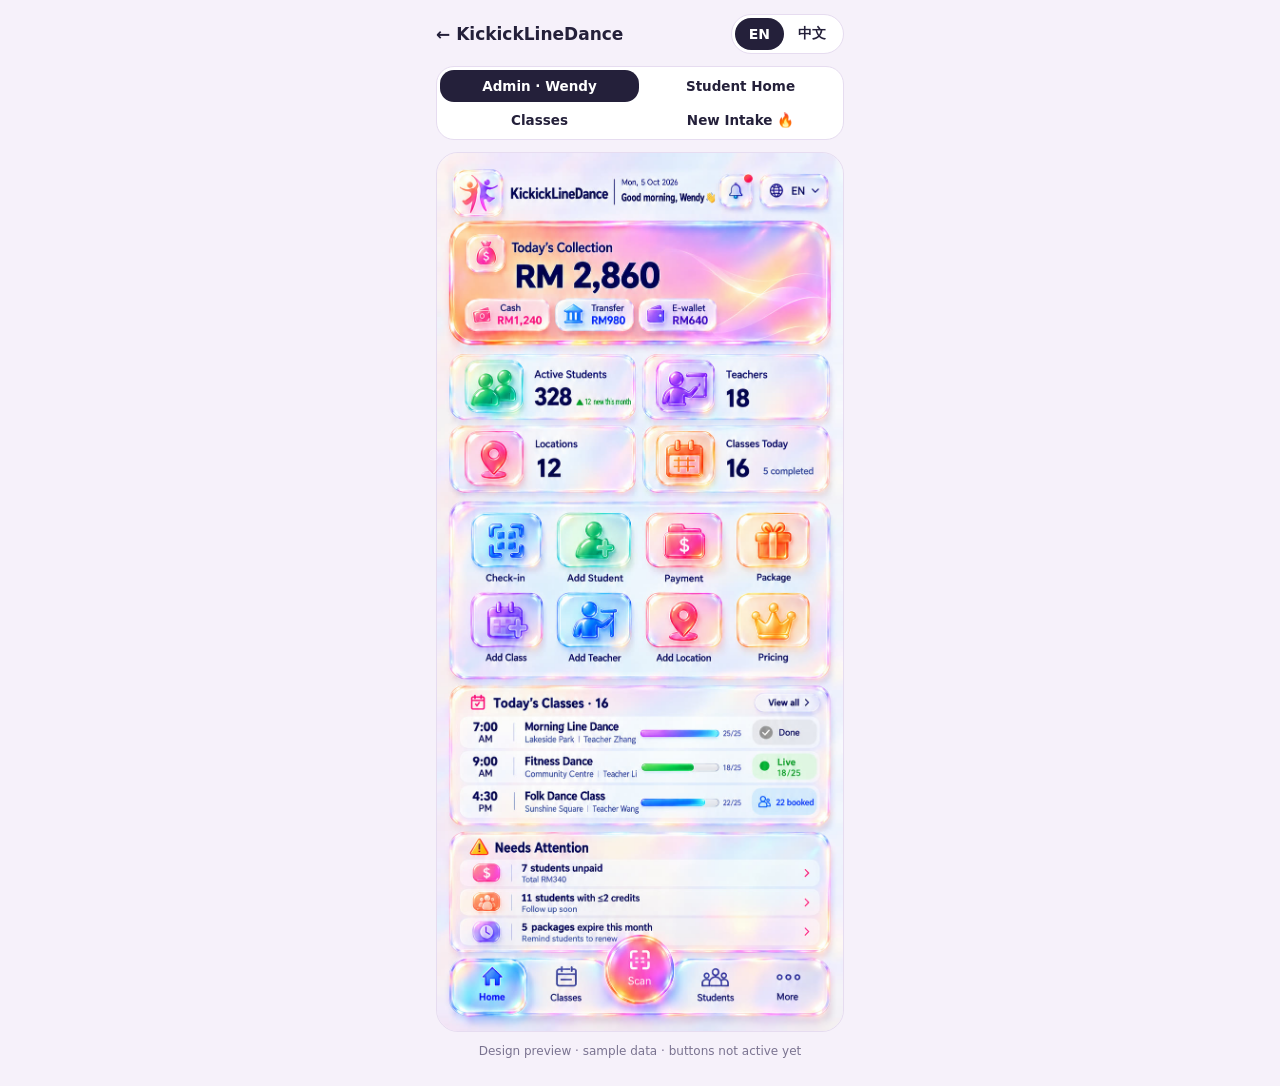
<file: designs.html>
<!doctype html>
<html lang="en">
<head>
<meta charset="utf-8">
<meta name="viewport" content="width=device-width, initial-scale=1, viewport-fit=cover">
<title>KickickLineDance</title>
<style>
:root{--bg:#F6F1FA;--fg:#24203A;--muted:#7A7390;--line:#E6DCF0;--pill:#FFFFFF;--on:#24203A;--onfg:#FFFFFF;--new:#1FA971;--hot:#E8475B}
@media (prefers-color-scheme: dark){:root{--bg:#17141F;--fg:#F2EEF8;--muted:#A79FBA;--line:#2E2840;--pill:#231E2E;--on:#F2EEF8;--onfg:#17141F;color-scheme:dark}}
*{box-sizing:border-box}
[hidden]{display:none!important}
body{margin:0;background:var(--bg);color:var(--fg);font-family:"PingFang SC","Microsoft YaHei","Noto Sans SC",system-ui,sans-serif}
.wrap{max-width:440px;margin:0 auto;padding:calc(14px + env(safe-area-inset-top,0px)) 16px calc(28px + env(safe-area-inset-bottom,0px));display:flex;flex-direction:column;gap:12px}
.bar{display:flex;align-items:center;justify-content:space-between;gap:12px}
.bar h1{font-size:17px;margin:0;font-weight:700}
.seg{display:flex;background:var(--pill);border:1px solid var(--line);border-radius:999px;padding:3px;flex-shrink:0}
.seg button{white-space:nowrap;border:0;background:transparent;color:var(--fg);font:inherit;font-size:14px;font-weight:700;padding:7px 14px;border-radius:999px;cursor:pointer}
.seg button[aria-pressed="true"]{background:var(--on);color:var(--onfg)}
button:focus-visible,a:focus-visible{outline:2px solid #A63CF0;outline-offset:2px}
.screens{display:grid;grid-template-columns:1fr 1fr;border-radius:18px;gap:2px}
.screens button{padding:8px 6px;font-size:13.5px;border-radius:14px}
.shot{display:block;width:100%;height:auto;border-radius:22px;border:1px solid var(--line)}
footer{font-size:12px;color:var(--muted);text-align:center}
/* New intake */
.intake h2{font-size:18px;margin:2px 0 0;display:flex;align-items:center;gap:8px}
.badge{font-size:11px;font-weight:700;color:#fff;background:var(--hot);border-radius:999px;padding:2px 8px}
.chips{display:flex;gap:6px;overflow-x:auto;padding:8px 0 4px;scrollbar-width:none}
.chips::-webkit-scrollbar{display:none}
.chips button{flex-shrink:0;border:1px solid var(--line);background:var(--pill);color:var(--fg);font:inherit;font-size:13.5px;font-weight:600;padding:7px 13px;border-radius:999px;cursor:pointer}
.chips button[aria-pressed="true"]{background:var(--on);color:var(--onfg);border-color:var(--on)}
.cards{display:grid;grid-template-columns:1fr 1fr;gap:10px;margin-top:4px}
.card{background:var(--pill);border:1px solid var(--line);border-radius:18px;overflow:hidden;display:flex;flex-direction:column;min-width:0}
.card a{display:block;position:relative}
.card img{display:block;width:100%;aspect-ratio:3/4;object-fit:cover;object-position:top}
.card .new{position:absolute;top:8px;left:8px;background:var(--new);color:#fff;font-size:11px;font-weight:700;border-radius:999px;padding:2px 8px}
.card .info{padding:9px 10px 11px;display:flex;flex-direction:column;gap:2px}
.card .area{font-size:14.5px;font-weight:700}
.card .when{font-size:13px}
.card .who{font-size:12px;color:var(--muted)}
</style>
</head>
<body>
<div class="wrap">
  <div class="bar">
    <h1><a href="./" style="color:inherit;text-decoration:none">← KickickLineDance</a></h1>
    <div class="seg" role="group" aria-label="Language">
      <button type="button" data-lang="en" aria-pressed="true">EN</button>
      <button type="button" data-lang="zh" aria-pressed="false">中文</button>
    </div>
  </div>
  <div class="seg screens" role="group" aria-label="Screen">
    <button type="button" data-screen="admin" aria-pressed="true" data-en="Admin · Wendy" data-zh="管理后台 · Wendy"></button>
    <button type="button" data-screen="student" aria-pressed="false" data-en="Student Home" data-zh="学生首页"></button>
    <button type="button" data-screen="classes" aria-pressed="false" data-en="Classes" data-zh="课程"></button>
    <button type="button" data-screen="intake" aria-pressed="false" data-en="New Intake 🔥" data-zh="新班招生 🔥"></button>
  </div>

  <img id="shot" class="shot" src="admin-en.jpg" alt="KickickLineDance screen design">

  <section class="intake" id="intake" hidden>
    <h2><span data-en="New Intake" data-zh="新班招生"></span><span class="badge">HOT</span></h2>
    <div class="chips" role="group" aria-label="Area" id="areas"></div>
    <div class="cards" id="cards"></div>
  </section>

  <footer id="foot" data-en="Design preview · sample data · buttons not active yet" data-zh="设计稿预览 · 示范数据 · 按钮暂不可点"></footer>
</div>
<script>
(function(){
  var CLASSES=[
    {img:'intake-seri-kembangan-fri.jpg', area:'sk', en:['Seri Kembangan','Fri 6:00–7:30 PM','Teacher Melvin & Wendy'], zh:['Seri Kembangan','星期五 晚上 6:00–7:30','猫哥 & Wendy 老师']},
    {img:'intake-cheras-wed.jpg', area:'cheras', en:['Cheras · Tasik Permaisuri','Wed 8:00–9:30 AM','Wendy Loh & Adelyn Pong'], zh:['蕉赖 · Tasik Permaisuri','星期三 早上 8:00–9:30','猫姐 Wendy Loh & Adelyn Pong']},
    {img:'intake-puchong-bandar-puteri-mon-oct.jpg', area:'puchong', en:['Puchong · Bandar Puteri','Mon 9:30–11:00 AM','Ann Soh & Wendy Loh'], zh:['蒲种 · Bandar Puteri','星期一 早上 9:30–11:00','猫妹 Ann Soh & 猫姐 Wendy Loh']},
    {img:'intake-puchong-putra-prima-thu.jpg', area:'puchong', en:['Puchong · Putra Prima','Thu 7:00–8:30 PM','Wiwien Loh & Ann Soh'], zh:['蒲种 · Putra Prima','星期四 晚上 7:00–8:30','Wiwien Loh & Ann Soh']},
    {img:'intake-kajang-thu.jpg', area:'kajang', en:['Kajang · Hokkien Association','Thu 9:00 AM','Teacher Jane Tang'], zh:['加影 · 福建会馆','星期四 早上 9:00','Jane Tang 老师']},
    {img:'intake-oug-sat.jpg', area:'oug', en:['OUG · Dewan Komuniti','Sat 9:00 AM–12:00 PM','Wendy Loh & Rowena Hu'], zh:['OUG · 华联会所','星期六 早上 9:00–12:00','Wendy Loh & Rowena Hu']}
  ];
  var AREAS=[['all','All','全部'],['sk','Seri Kembangan','Seri Kembangan'],['cheras','Cheras','蕉赖'],['puchong','Puchong','蒲种'],['kajang','Kajang','加影'],['oug','OUG','OUG']];
  var st={lang:'en',screen:'admin',area:'all'};
  try{ st.lang = localStorage.getItem('kld_lang')==='zh' ? 'zh' : 'en'; var sc = localStorage.getItem('kld_screen'); st.screen = ['student','classes','intake'].indexOf(sc)>=0 ? sc : 'admin'; }catch(e){}

  function renderIntake(){
    var a=document.getElementById('areas'); a.innerHTML='';
    AREAS.forEach(function(x){
      var b=document.createElement('button'); b.type='button';
      b.textContent = st.lang==='zh'?x[2]:x[1];
      b.setAttribute('aria-pressed', st.area===x[0]);
      b.addEventListener('click',function(){ st.area=x[0]; renderIntake(); });
      a.appendChild(b);
    });
    var c=document.getElementById('cards'); c.innerHTML='';
    CLASSES.filter(function(k){ return st.area==='all'||k.area===st.area; }).forEach(function(k){
      var t=k[st.lang];
      var d=document.createElement('div'); d.className='card';
      d.innerHTML='<a href="'+k.img+'" target="_blank" rel="noopener"><img loading="lazy" src="'+k.img+'" alt=""><span class="new">NEW</span></a>'+
        '<div class="info"><span class="area"></span><span class="when"></span><span class="who"></span></div>';
      d.querySelector('img').alt=t[0];
      d.querySelector('.area').textContent=t[0];
      d.querySelector('.when').textContent=t[1];
      d.querySelector('.who').textContent=t[2];
      c.appendChild(d);
    });
  }
  function render(){
    document.documentElement.lang = st.lang;
    var isIntake = st.screen==='intake';
    var shot=document.getElementById('shot');
    shot.hidden = isIntake;
    document.getElementById('intake').hidden = !isIntake;
    document.getElementById('foot').hidden = isIntake;
    if(!isIntake) shot.src = st.screen + '-' + st.lang + '.jpg'; else renderIntake();
    document.querySelectorAll('[data-en]').forEach(function(e){ e.textContent = e.getAttribute('data-' + st.lang); });
    document.querySelectorAll('[data-lang]').forEach(function(b){ b.setAttribute('aria-pressed', b.dataset.lang===st.lang); });
    document.querySelectorAll('[data-screen]').forEach(function(b){ b.setAttribute('aria-pressed', b.dataset.screen===st.screen); });
    try{ localStorage.setItem('kld_lang',st.lang); localStorage.setItem('kld_screen',st.screen); }catch(e){}
  }
  document.querySelectorAll('[data-lang]').forEach(function(b){ b.addEventListener('click', function(){ st.lang=b.dataset.lang; render(); }); });
  document.querySelectorAll('[data-screen]').forEach(function(b){ b.addEventListener('click', function(){ st.screen=b.dataset.screen; render(); }); });
  render();
})();
</script>
</body>
</html>
</file>
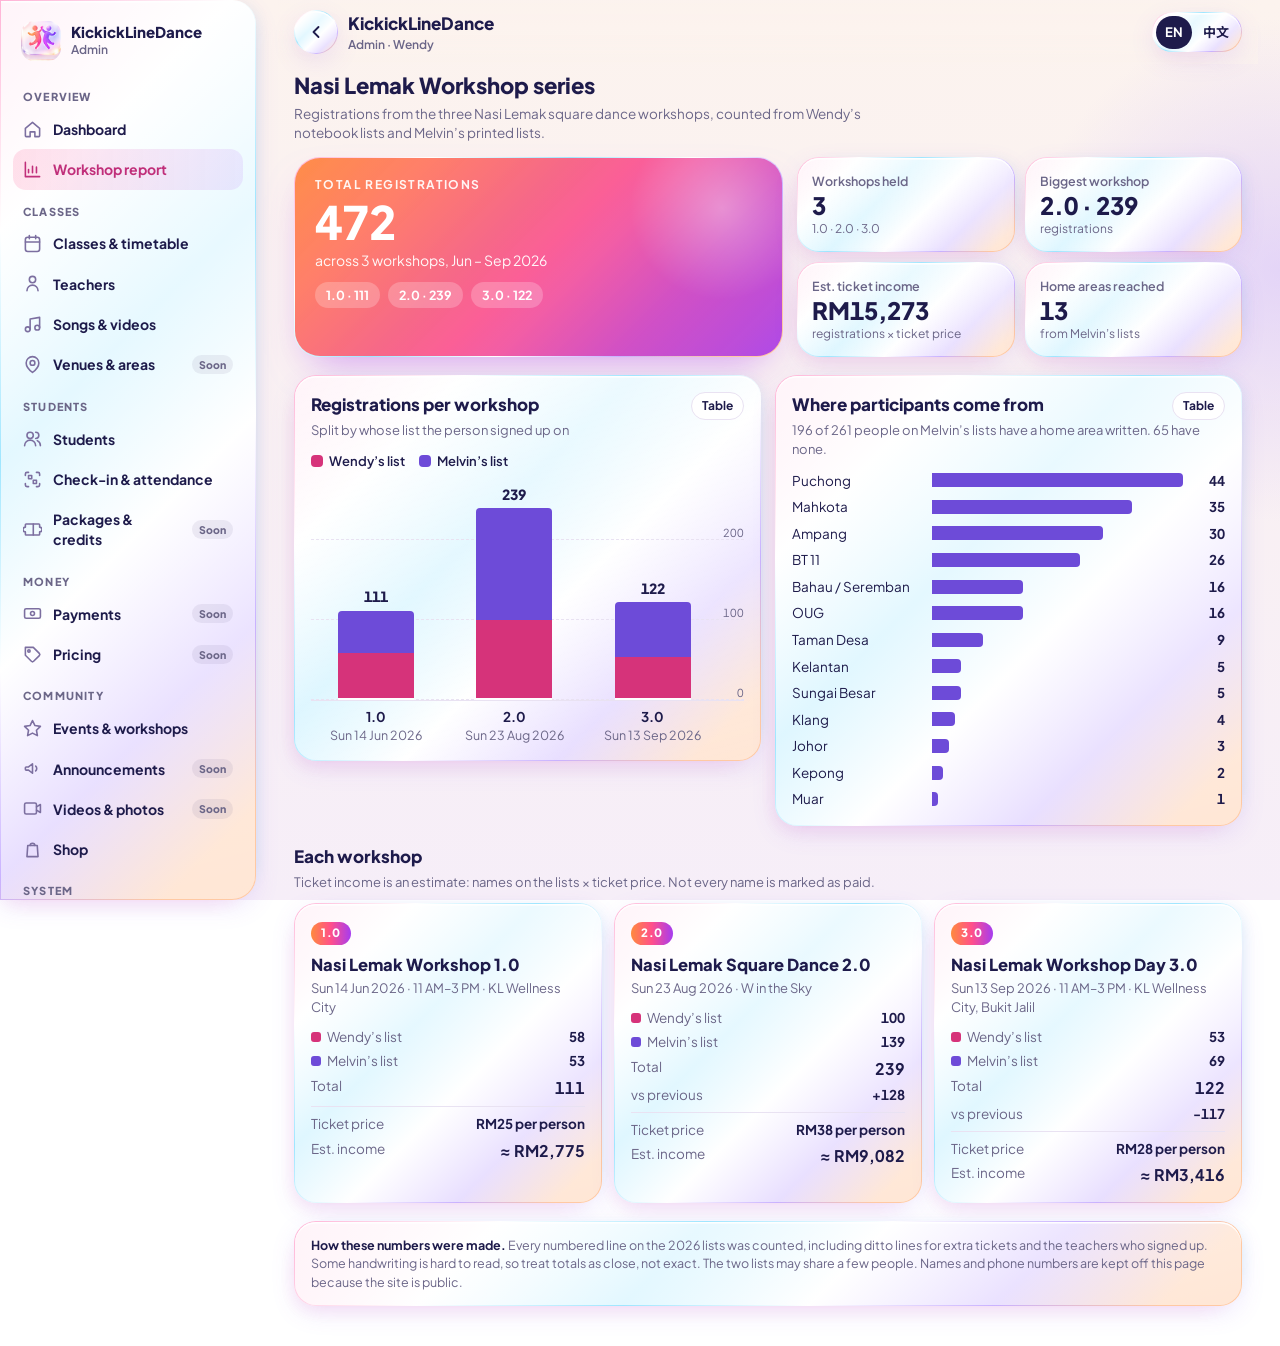
<file: events.html>
<!doctype html>
<html lang="en">
<head>
<meta charset="utf-8">
<meta name="viewport" content="width=device-width, initial-scale=1, viewport-fit=cover">
<meta name="robots" content="noindex">
<title>Workshop Report · KickickLineDance</title>
<link rel="preconnect" href="https://fonts.googleapis.com">
<link rel="preconnect" href="https://fonts.gstatic.com" crossorigin>
<link href="https://fonts.googleapis.com/css2?family=Plus+Jakarta+Sans:wght@500;600;700;800&family=Noto+Sans+SC:wght@500;700;900&display=swap" rel="stylesheet">
<style>
/* Layout: phone-first admin column (2 columns from 900px); summary first (hero + KPI tiles), then per-event detail, then where people come from. Same glass system as the public site. */
:root{
  --ink:#1E1B4B; --muted:#6B6688; --faint:#E9E2F2;
  --rim:linear-gradient(135deg,#FFB3D6 0%,#fff 20%,#9FE6FF 40%,#fff 58%,#C9B2FF 76%,#FFC9A3 92%);
  --cta:linear-gradient(90deg,#FF8A3D 0%,#FF4F8B 50%,#A63CF0 100%);
  --s1:#D6337A;  /* Wendy's list  */
  --s2:#6D4BD8;  /* Melvin's list */
  --font:"Plus Jakarta Sans","Noto Sans SC","PingFang SC","Microsoft YaHei",system-ui,sans-serif;
}
*{box-sizing:border-box}
[hidden]{display:none!important}
html{-webkit-text-size-adjust:100%}
body{margin:0;color:var(--ink);font-family:var(--font);font-size:15px;line-height:1.45;
  background:
    radial-gradient(360px 360px at 0% 0%,rgba(255,205,215,.55),transparent 70%),
    radial-gradient(360px 360px at 100% 30%,rgba(201,178,255,.45),transparent 70%),
    radial-gradient(360px 360px at 0% 75%,rgba(255,201,163,.45),transparent 70%),
    linear-gradient(#FCF3EE,#F6EEF8);
  background-attachment:fixed;min-height:100vh}
a{color:inherit}
button{font:inherit;color:inherit;cursor:pointer}
button:focus-visible,a:focus-visible,[tabindex]:focus-visible{outline:2px solid #A63CF0;outline-offset:2px}
.app{max-width:980px;margin:0 auto;padding:0 16px 40px}
.glass,.glass-pill{border:1.3px solid transparent;
  background:linear-gradient(165deg,rgba(255,255,255,.86),rgba(255,255,255,.55)) padding-box, var(--rim) border-box;
  -webkit-backdrop-filter:blur(20px) saturate(1.5);backdrop-filter:blur(20px) saturate(1.5);
  box-shadow:inset 0 1.5px 0 0 rgba(255,255,255,.95), 0 8px 24px 0 rgba(139,92,246,.12), -8px 12px 24px -18px rgba(236,72,153,.3), 10px -4px 22px -18px rgba(6,182,212,.3)}
.glass{border-radius:22px}
.glass-pill{border-radius:999px}

header{position:sticky;top:0;z-index:20;padding:calc(10px + env(safe-area-inset-top,0px)) 0 10px;display:flex;align-items:center;gap:10px}
header::before{content:"";position:absolute;inset:0 -16px;z-index:-1;background:linear-gradient(rgba(252,243,238,.9),rgba(252,243,238,.65));-webkit-backdrop-filter:blur(14px);backdrop-filter:blur(14px)}
.back{width:44px;height:44px;display:grid;place-items:center;text-decoration:none;flex-shrink:0}
.brand{flex:1;min-width:0}
.brand b{display:block;font-size:17px;font-weight:800;white-space:nowrap;overflow:hidden;text-overflow:ellipsis}
.brand small{display:block;font-size:12px;color:var(--muted);font-weight:600}
.lang{display:flex;padding:3px;gap:2px;flex-shrink:0}
.lang button{border:0;background:transparent;font-weight:700;font-size:13px;padding:7px 9px;border-radius:999px}
.lang button[aria-pressed="true"]{background:var(--ink);color:#fff}

h1{font-size:22px;margin:6px 0 2px;font-weight:800;text-wrap:balance}
.lede{margin:0 0 14px;color:var(--muted);font-size:13.5px;max-width:62ch}
h2{font-size:17px;margin:0 0 4px;font-weight:800}
.sub{margin:0 0 12px;color:var(--muted);font-size:13px}
section{margin-top:18px}

/* hero number */
.hero{border-radius:26px;padding:18px 20px;color:#fff;position:relative;overflow:hidden;border:1.3px solid transparent;
  background:linear-gradient(135deg,rgba(255,138,61,.92),rgba(255,79,139,.9) 50%,rgba(166,60,240,.9)) padding-box,var(--rim) border-box;
  box-shadow:0 18px 40px -18px rgba(166,60,240,.55)}
.hero::after{content:"";position:absolute;right:-40px;top:-50px;width:200px;height:200px;border-radius:50%;background:radial-gradient(circle,rgba(255,255,255,.35),transparent 65%)}
.hero .k{font-size:12px;font-weight:700;letter-spacing:1.4px;text-transform:uppercase;opacity:.92}
.hero .n{font-size:46px;font-weight:800;line-height:1.05;letter-spacing:-1px;font-variant-numeric:tabular-nums;margin:4px 0}
.hero .d{font-size:14px;opacity:.95;max-width:44ch}
.chips{display:flex;gap:8px;flex-wrap:wrap;margin-top:12px}
.chips span{background:rgba(255,255,255,.22);border-radius:999px;padding:4px 11px;font-size:12.5px;font-weight:700}

.kpis{display:grid;grid-template-columns:repeat(2,minmax(0,1fr));gap:10px;margin-top:12px}
.kpi{padding:14px}
.kpi .t{font-size:12.5px;color:var(--muted);font-weight:600}
.kpi .v{font-size:24px;font-weight:800;font-variant-numeric:tabular-nums;line-height:1.15;margin-top:2px}
.kpi .s{font-size:12px;color:var(--muted)}

/* chart cards */
.card{padding:16px}
.legend{display:flex;gap:14px;flex-wrap:wrap;font-size:13px;font-weight:600;margin:0 0 10px}
.legend i{display:inline-block;width:12px;height:12px;border-radius:4px;margin-right:6px;vertical-align:-1px}
.viewtog{float:right;border:1px solid var(--faint);background:#fff;border-radius:999px;font-size:12px;font-weight:700;padding:4px 10px}

/* stacked columns: registrations per event */
.cols{display:grid;grid-template-columns:repeat(3,1fr);gap:16px;align-items:end;height:220px;padding:0 30px 0 4px;border-bottom:1px solid var(--faint);position:relative}
.cols .grid{position:absolute;left:0;right:0;border-top:1px dashed var(--faint);font-size:11px;color:var(--muted)}
.cols .grid span{position:absolute;right:0;top:-15px;font-variant-numeric:tabular-nums}
.col{display:flex;flex-direction:column;justify-content:flex-end;align-items:stretch;height:100%;position:relative;z-index:1;max-width:76px;margin:0 auto;width:100%}
.col .tot{font-size:14px;font-weight:800;text-align:center;margin-bottom:4px;font-variant-numeric:tabular-nums}
.seg{width:100%;cursor:pointer}
.seg+.seg{border-bottom:2px solid #fff}
.seg.top{border-radius:4px 4px 0 0}
.collabels{display:grid;grid-template-columns:repeat(3,1fr);gap:16px;padding:6px 30px 0 4px;text-align:center;font-size:12.5px}
.collabels b{display:block;font-size:13.5px}
.collabels span{color:var(--muted)}

/* horizontal bars: where people come from */
.bars{display:flex;flex-direction:column;gap:7px}
.bar{display:grid;grid-template-columns:132px 1fr 34px;align-items:center;gap:8px;font-size:13.5px;cursor:default}
.bar .lab{white-space:nowrap;overflow:hidden;text-overflow:ellipsis}
.bar .trk{height:14px;position:relative}
.bar .fill{height:100%;background:var(--s2);border-radius:0 4px 4px 0}
.bar .val{font-weight:700;text-align:right;font-variant-numeric:tabular-nums}
.bar:hover .fill{filter:brightness(1.12)}

/* event cards */
.events{display:grid;grid-template-columns:1fr;gap:12px}
.ev{padding:16px}
.ev .tag{display:inline-block;font-size:11.5px;font-weight:800;color:#fff;background:var(--cta);border-radius:999px;padding:3px 10px;letter-spacing:.5px}
.ev h3{margin:8px 0 2px;font-size:16.5px;font-weight:800}
.ev .meta{font-size:13px;color:var(--muted);margin:0 0 10px}
.ev dl{display:grid;grid-template-columns:1fr auto;gap:5px 10px;margin:0;font-size:13.5px}
.ev dt{color:var(--muted)}
.ev dd{margin:0;font-weight:700;text-align:right;font-variant-numeric:tabular-nums}
.ev dd.big{font-size:16px}
.ev .dot{display:inline-block;width:10px;height:10px;border-radius:3px;margin-right:6px;vertical-align:0}
.ev .rule{grid-column:1/-1;border-top:1px solid var(--faint);margin:2px 0}

table{width:100%;border-collapse:collapse;font-size:13px}
th,td{padding:6px 8px;text-align:right;border-bottom:1px solid var(--faint);font-variant-numeric:tabular-nums}
th:first-child,td:first-child{text-align:left}
.tablewrap{overflow-x:auto}

.note{font-size:12.5px;color:var(--muted);padding:14px 16px;margin-top:18px}
.note b{color:var(--ink)}
.tip{position:fixed;z-index:50;pointer-events:none;background:#1E1B4B;color:#fff;font-size:12.5px;border-radius:10px;padding:7px 10px;box-shadow:0 8px 20px rgba(0,0,0,.2);max-width:220px}
.tip b{display:block}

@media (min-width:900px){
  .top{display:grid;grid-template-columns:1.1fr 1fr;gap:14px;align-items:stretch}
  .top .kpis{margin-top:0}
  .two{display:grid;grid-template-columns:1fr 1fr;gap:14px;align-items:start}
  .events{grid-template-columns:repeat(3,1fr)}
}
</style>
</head>
<body>
<div class="app">
  <header>
    <a class="back glass-pill" href="admin.html" aria-label="Back to dashboard"><svg width="20" height="20" viewBox="0 0 24 24" fill="none" stroke="currentColor" stroke-width="2.2" stroke-linecap="round" stroke-linejoin="round"><path d="m15 18-6-6 6-6"/></svg></a>
    <div class="brand"><b>KickickLineDance</b><small data-t="role"></small></div>
    <div class="lang glass-pill" role="group" aria-label="Language">
      <button type="button" data-lang="en" aria-pressed="true">EN</button>
      <button type="button" data-lang="zh" aria-pressed="false">中文</button>
    </div>
  </header>

  <h1 data-t="title"></h1>
  <p class="lede" data-t="lede"></p>

  <div class="top">
    <div class="hero">
      <div class="k" data-t="heroK"></div>
      <div class="n" id="heroN"></div>
      <div class="d" data-t="heroD"></div>
      <div class="chips" id="heroChips"></div>
    </div>
    <div class="kpis" id="kpis"></div>
  </div>

  <div class="two">
    <section class="card glass" aria-labelledby="c1">
      <button class="viewtog" type="button" id="tog1" data-t="table"></button>
      <h2 id="c1" data-t="c1Title"></h2>
      <p class="sub" data-t="c1Sub"></p>
      <div class="legend" id="leg1"></div>
      <div id="chart1">
        <div class="cols" id="cols"></div>
        <div class="collabels" id="collabels"></div>
      </div>
      <div class="tablewrap" id="table1" hidden></div>
    </section>

    <section class="card glass" aria-labelledby="c2">
      <button class="viewtog" type="button" id="tog2" data-t="table"></button>
      <h2 id="c2" data-t="c2Title"></h2>
      <p class="sub" id="c2Sub"></p>
      <div class="bars" id="bars"></div>
      <div class="tablewrap" id="table2" hidden></div>
    </section>
  </div>

  <section aria-labelledby="c3">
    <h2 id="c3" data-t="c3Title"></h2>
    <p class="sub" data-t="c3Sub"></p>
    <div class="events" id="events"></div>
  </section>

  <div class="note glass" id="note"></div>
</div>
<div class="tip" id="tip" hidden></div>

<script>
(function(){
  /* Counts read from Wendy's handwritten notebooks and Melvin's printed lists (photos sent 2026-10-29).
     Only totals are published here: names and phone numbers stay off this public page. */
  var EVENTS=[
    {id:'1.0',date:'2026-06-14',price:25,wendy:58,melvin:53,
      en:{name:'Nasi Lemak Workshop 1.0',when:'Sun 14 Jun 2026 · 11 AM–3 PM',venue:'KL Wellness City'},
      zh:{name:'辣死你妈 1.0 · 广场舞体验日',when:'2026年6月14日 星期日 · 上午11点–下午3点',venue:'KL Wellness City'}},
    {id:'2.0',date:'2026-08-23',price:38,wendy:100,melvin:139,
      en:{name:'Nasi Lemak Square Dance 2.0',when:'Sun 23 Aug 2026',venue:'W in the Sky'},
      zh:{name:'辣死你妈 2.0 · 广场舞',when:'2026年8月23日 星期日',venue:'W in the Sky'}},
    {id:'3.0',date:'2026-09-13',price:28,wendy:53,melvin:69,
      en:{name:'Nasi Lemak Workshop Day 3.0',when:'Sun 13 Sep 2026 · 11 AM–3 PM',venue:'KL Wellness City, Bukit Jalil'},
      zh:{name:'辣死你妈 3.0 · 广场舞体验日',when:'2026年9月13日 星期日 · 上午11点–下午3点',venue:'KL Wellness City, Bukit Jalil'}}
  ];
  /* Home area column of Melvin's lists (Wendy's notebooks have no area column). */
  var AREAS=[
    {en:'Puchong',zh:'蒲种',n:[24,19,1]},
    {en:'Mahkota',zh:'Mahkota',n:[18,15,2]},
    {en:'Ampang',zh:'安邦',n:[0,15,15]},
    {en:'BT 11',zh:'BT 11',n:[5,12,9]},
    {en:'Bahau / Seremban',zh:'马口 / 芙蓉',n:[0,16,0]},
    {en:'OUG',zh:'OUG',n:[0,8,8]},
    {en:'Taman Desa',zh:'Taman Desa',n:[0,9,0]},
    {en:'Kelantan',zh:'吉兰丹',n:[2,0,3]},
    {en:'Sungai Besar',zh:'双溪比力',n:[0,5,0]},
    {en:'Klang',zh:'巴生',n:[4,0,0]},
    {en:'Johor',zh:'柔佛',n:[0,3,0]},
    {en:'Kepong',zh:'甲洞',n:[0,2,0]},
    {en:'Muar',zh:'麻坡',n:[0,1,0]}
  ];
  var NO_AREA=[0,34,31];

  var T={
    en:{role:'Admin · Wendy',title:'Nasi Lemak Workshop series',lede:'Registrations from the three Nasi Lemak square dance workshops, counted from Wendy’s notebook lists and Melvin’s printed lists.',
      heroK:'Total registrations',heroD:'across 3 workshops, Jun – Sep 2026',
      k1:'Workshops held',k2:'Biggest workshop',k3:'Est. ticket income',k4:'Home areas reached',
      k1s:'1.0 · 2.0 · 3.0',k2s:'registrations',k3s:'registrations × ticket price',k4s:'from Melvin’s lists',
      table:'Table',chart:'Chart',
      c1Title:'Registrations per workshop',c1Sub:'Split by whose list the person signed up on',
      wendy:'Wendy’s list',melvin:'Melvin’s list',total:'Total',event:'Workshop',
      c2Title:'Where participants come from',c2Sub:'{a} of {b} people on Melvin’s lists have a home area written. {c} have none.',area:'Area',people:'People',
      c3Title:'Each workshop',c3Sub:'Ticket income is an estimate: names on the lists × ticket price. Not every name is marked as paid.',
      price:'Ticket price',income:'Est. income',per:'per person',vs:'vs previous',
      note:'<b>How these numbers were made.</b> Every numbered line on the 2026 lists was counted, including ditto lines for extra tickets and the teachers who signed up. Some handwriting is hard to read, so treat totals as close, not exact. The two lists may share a few people. Names and phone numbers are kept off this page because the site is public.'},
    zh:{role:'管理后台 · Wendy',title:'辣死你妈 Nasi Lemak 系列活动',lede:'三场 Nasi Lemak 广场舞体验日的报名人数，根据 Wendy 的手写名单和 Melvin 的打印名单统计。',
      heroK:'总报名人数',heroD:'3 场活动，2026年6月至9月',
      k1:'已办活动',k2:'人数最多的一场',k3:'预计门票收入',k4:'学员来自的地区',
      k1s:'1.0 · 2.0 · 3.0',k2s:'人报名',k3s:'报名人数 × 票价',k4s:'根据 Melvin 的名单',
      table:'表格',chart:'图表',
      c1Title:'每场活动报名人数',c1Sub:'按报名的名单区分',
      wendy:'Wendy 的名单',melvin:'Melvin 的名单',total:'合计',event:'活动',
      c2Title:'学员来自哪里',c2Sub:'Melvin 名单上的 {b} 人中，{a} 人写了地区，{c} 人没写。',area:'地区',people:'人数',
      c3Title:'每场活动',c3Sub:'门票收入为估计：名单人数 × 票价。并非每个名字都已标记付款。',
      price:'票价',income:'预计收入',per:'每人',vs:'比上一场',
      note:'<b>数字怎么算的：</b>2026 年名单上每一行有编号的都算进去，包括多买票的重复行和报名的老师。部分手写字不易辨认，总数接近但不一定完全准确。两份名单可能有少数人重复。因为网站是公开的，名字和电话号码不放在这页。'}
  };
  var st={lang:'en'};
  try{ if(localStorage.getItem('kld_lang')==='zh') st.lang='zh'; }catch(e){}
  var fmt=function(n){ return n.toLocaleString('en-MY'); };
  function el(tag,cls,txt){ var e=document.createElement(tag); if(cls) e.className=cls; if(txt!=null) e.textContent=txt; return e; }
  var tip=document.getElementById('tip');
  function showTip(e,html){ tip.innerHTML=html; tip.hidden=false; var x=(e.clientX||0)+14, y=(e.clientY||0)+14; if(x+230>innerWidth) x=innerWidth-236; tip.style.left=x+'px'; tip.style.top=y+'px'; }
  function hideTip(){ tip.hidden=true; }
  function hover(node,html){
    node.addEventListener('mousemove',function(e){ showTip(e,html()); });
    node.addEventListener('mouseleave',hideTip);
    node.addEventListener('click',function(e){ showTip(e,html()); setTimeout(hideTip,2200); });
  }

  function render(){
    var t=T[st.lang]; document.documentElement.lang=st.lang==='zh'?'zh':'en';
    document.querySelectorAll('[data-t]').forEach(function(e){ e.textContent=t[e.getAttribute('data-t')]; });
    document.querySelectorAll('[data-lang]').forEach(function(b){ b.setAttribute('aria-pressed', b.dataset.lang===st.lang); });
    document.getElementById('note').innerHTML=t.note;

    var tot=EVENTS.map(function(e){ return e.wendy+e.melvin; });
    var grand=tot.reduce(function(a,b){return a+b;},0);
    var income=EVENTS.map(function(e,i){ return tot[i]*e.price; });
    var incomeAll=income.reduce(function(a,b){return a+b;},0);
    var big=tot.indexOf(Math.max.apply(null,tot));

    document.getElementById('heroN').textContent=fmt(grand);
    var hc=document.getElementById('heroChips'); hc.innerHTML='';
    EVENTS.forEach(function(e,i){ hc.appendChild(el('span',null,e.id+' · '+tot[i])); });

    var K=document.getElementById('kpis'); K.innerHTML='';
    [[t.k1,'3',t.k1s],[t.k2,EVENTS[big].id+' · '+tot[big],t.k2s],[t.k3,'RM'+fmt(incomeAll),t.k3s],[t.k4,String(AREAS.length),t.k4s]].forEach(function(k){
      var d=el('div','kpi glass'); d.appendChild(el('div','t',k[0])); d.appendChild(el('div','v',k[1])); d.appendChild(el('div','s',k[2])); K.appendChild(d);
    });

    /* chart 1: stacked columns */
    var leg=document.getElementById('leg1'); leg.innerHTML='';
    [['--s1',t.wendy],['--s2',t.melvin]].forEach(function(l){ var s=el('span'); var i=el('i'); i.style.background='var('+l[0]+')'; s.appendChild(i); s.appendChild(document.createTextNode(l[1])); leg.appendChild(s); });
    var max=250, cols=document.getElementById('cols'); cols.innerHTML='';
    [0,100,200].forEach(function(v){ var g=el('div','grid'); g.style.bottom=(v/max*200)+'px'; g.appendChild(el('span',null,v)); cols.appendChild(g); });
    EVENTS.forEach(function(e,i){
      var c=el('div','col'); c.appendChild(el('div','tot',tot[i]));
      var h=200; /* px of plot under the label */
      var top=el('div','seg top'); top.style.background='var(--s2)'; top.style.height=(e.melvin/max*h)+'px';
      var bot=el('div','seg'); bot.style.background='var(--s1)'; bot.style.height=(e.wendy/max*h)+'px';
      [top,bot].forEach(function(s){ hover(s,function(){ return '<b>'+e[st.lang].name+'</b>'+t.wendy+': '+e.wendy+'<br>'+t.melvin+': '+e.melvin+'<br>'+t.total+': '+tot[i]; }); });
      c.appendChild(top); c.appendChild(bot); cols.appendChild(c);
    });
    var cl=document.getElementById('collabels'); cl.innerHTML='';
    EVENTS.forEach(function(e){ var d=el('div'); d.appendChild(el('b',null,e.id)); d.appendChild(el('span',null,e[st.lang].when.split(' · ')[0])); cl.appendChild(d); });
    var tb1='<table><thead><tr><th>'+t.event+'</th><th>'+t.wendy+'</th><th>'+t.melvin+'</th><th>'+t.total+'</th></tr></thead><tbody>'+
      EVENTS.map(function(e,i){ return '<tr><td>'+e.id+'</td><td>'+e.wendy+'</td><td>'+e.melvin+'</td><td><b>'+tot[i]+'</b></td></tr>'; }).join('')+
      '<tr><td><b>'+t.total+'</b></td><td>'+EVENTS.reduce(function(a,e){return a+e.wendy;},0)+'</td><td>'+EVENTS.reduce(function(a,e){return a+e.melvin;},0)+'</td><td><b>'+grand+'</b></td></tr></tbody></table>';
    document.getElementById('table1').innerHTML=tb1;

    /* chart 2: horizontal bars, sorted */
    var rows=AREAS.map(function(a){ return {a:a,n:a.n[0]+a.n[1]+a.n[2]}; }).sort(function(x,y){ return y.n-x.n; });
    var withArea=rows.reduce(function(s,r){return s+r.n;},0), none=NO_AREA.reduce(function(a,b){return a+b;},0);
    document.getElementById('c2Sub').textContent=t.c2Sub.replace('{a}',withArea).replace('{b}',withArea+none).replace('{c}',none);
    var B=document.getElementById('bars'); B.innerHTML=''; var top=rows[0].n;
    rows.forEach(function(r){
      var row=el('div','bar'); row.appendChild(el('span','lab',r.a[st.lang]));
      var trk=el('span','trk'); var f=el('span','fill'); f.style.width=Math.max(2,r.n/top*100)+'%'; f.style.display='block'; trk.appendChild(f); row.appendChild(trk);
      row.appendChild(el('span','val',r.n));
      hover(row,function(){ return '<b>'+r.a[st.lang]+'</b>1.0: '+r.a.n[0]+' · 2.0: '+r.a.n[1]+' · 3.0: '+r.a.n[2]; });
      B.appendChild(row);
    });
    document.getElementById('table2').innerHTML='<table><thead><tr><th>'+t.area+'</th><th>1.0</th><th>2.0</th><th>3.0</th><th>'+t.people+'</th></tr></thead><tbody>'+
      rows.map(function(r){ return '<tr><td>'+r.a[st.lang]+'</td><td>'+r.a.n[0]+'</td><td>'+r.a.n[1]+'</td><td>'+r.a.n[2]+'</td><td><b>'+r.n+'</b></td></tr>'; }).join('')+'</tbody></table>';

    /* event cards */
    var E=document.getElementById('events'); E.innerHTML='';
    EVENTS.forEach(function(e,i){
      var d=e[st.lang], c=el('div','ev glass');
      c.appendChild(el('span','tag',e.id));
      c.appendChild(el('h3',null,d.name));
      c.appendChild(el('p','meta',d.when+' · '+d.venue));
      var dl=el('dl');
      function row(k,v,cls,dot){ var dt=el('dt'); if(dot){ var s=el('span','dot'); s.style.background='var('+dot+')'; dt.appendChild(s); } dt.appendChild(document.createTextNode(k)); dl.appendChild(dt); dl.appendChild(el('dd',cls||null,v)); }
      row(t.wendy,e.wendy,null,'--s1');
      row(t.melvin,e.melvin,null,'--s2');
      row(t.total,tot[i],'big');
      if(i>0){ var diff=tot[i]-tot[i-1]; row(t.vs,(diff>0?'+':'')+diff); }
      var r=el('div','rule'); dl.appendChild(r);
      row(t.price,'RM'+e.price+' '+t.per);
      row(t.income,'≈ RM'+fmt(income[i]),'big');
      c.appendChild(dl); E.appendChild(c);
    });
    setTog('tog1','chart1','table1'); setTog('tog2','bars','table2');
    try{ localStorage.setItem('kld_lang',st.lang); }catch(e){}
  }
  var showTable={tog1:false,tog2:false};
  function setTog(btn,chart,table){
    var b=document.getElementById(btn), on=showTable[btn];
    document.getElementById(chart).hidden=on; document.getElementById(table).hidden=!on;
    b.textContent=on?T[st.lang].chart:T[st.lang].table; b.setAttribute('aria-pressed',on);
  }
  ['tog1','tog2'].forEach(function(id){ document.getElementById(id).addEventListener('click',function(){ showTable[id]=!showTable[id]; setTog(id,id==='tog1'?'chart1':'bars',id==='tog1'?'table1':'table2'); }); });
  document.querySelectorAll('[data-lang]').forEach(function(b){ b.addEventListener('click',function(){ st.lang=b.dataset.lang; render(); }); });
  render();
})();
</script>
<script src="admin-nav.js" data-active="report"></script>
</body>
</html>
</file>
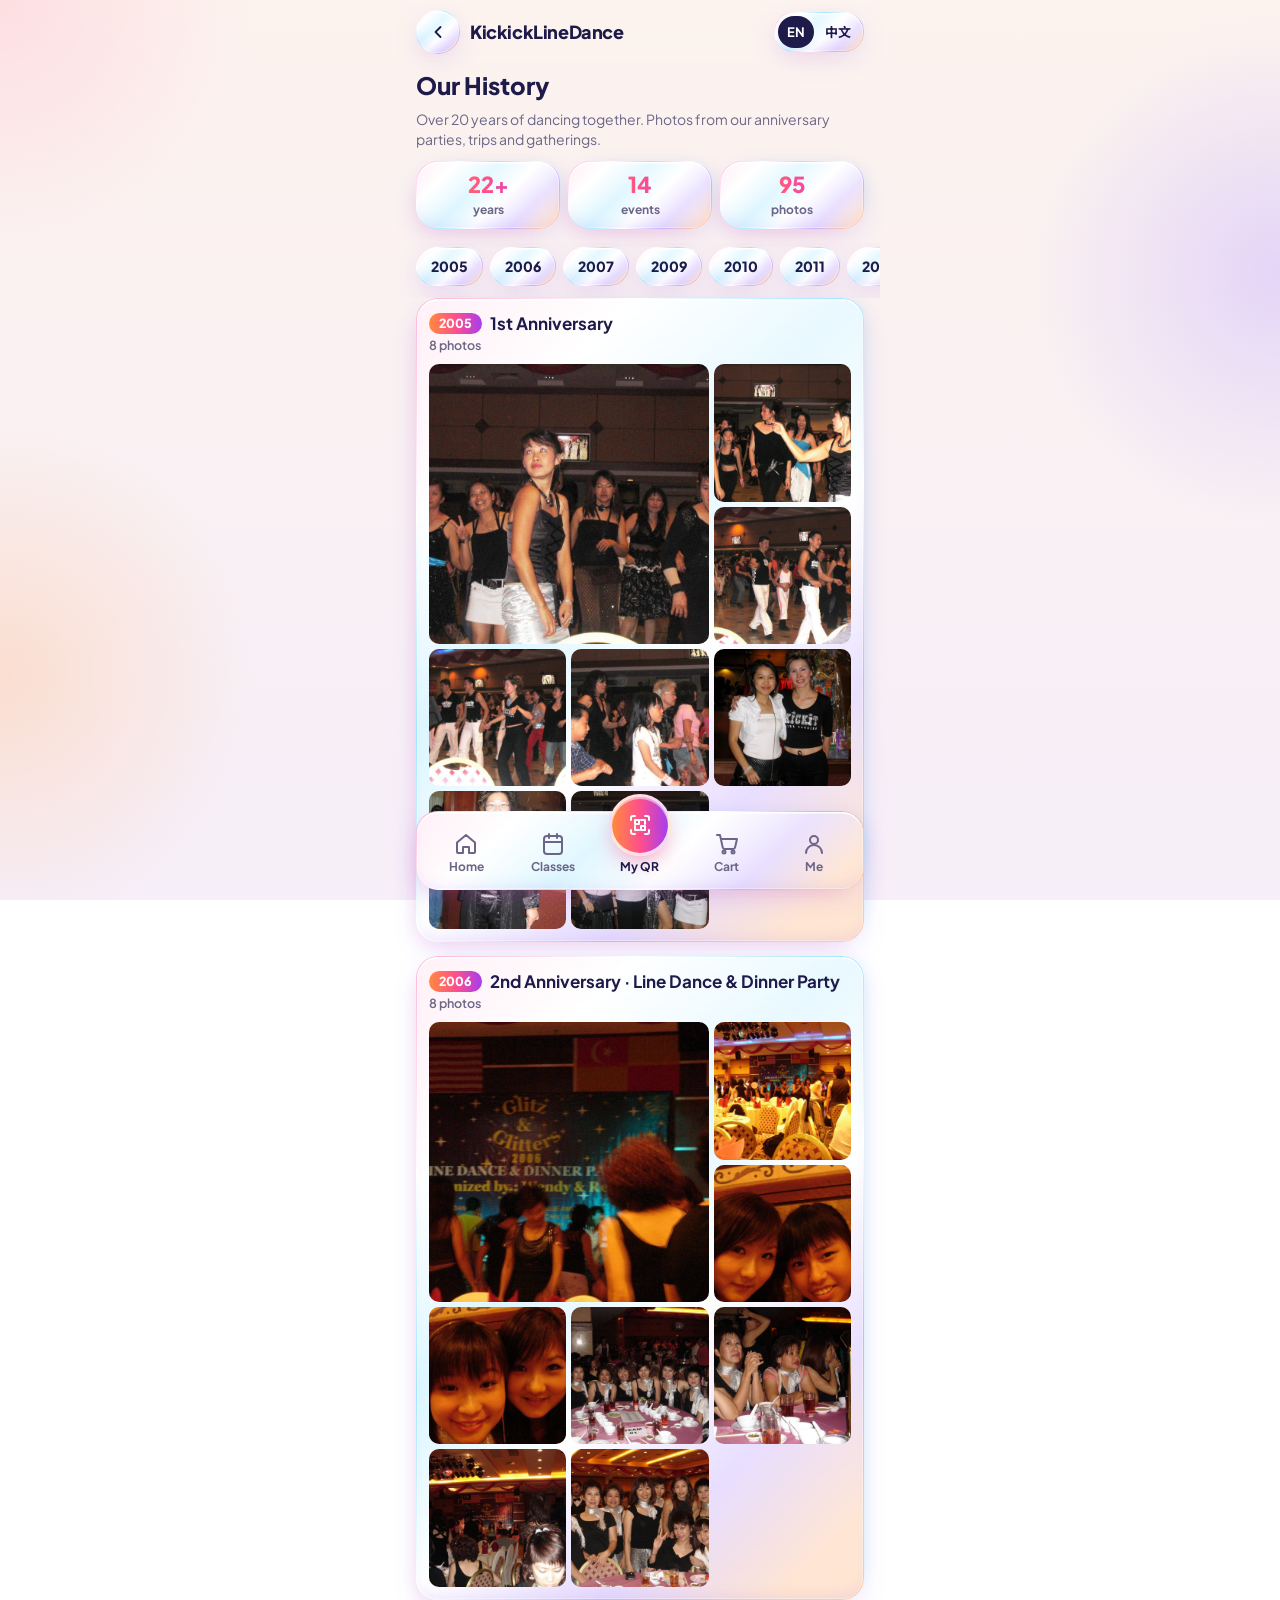
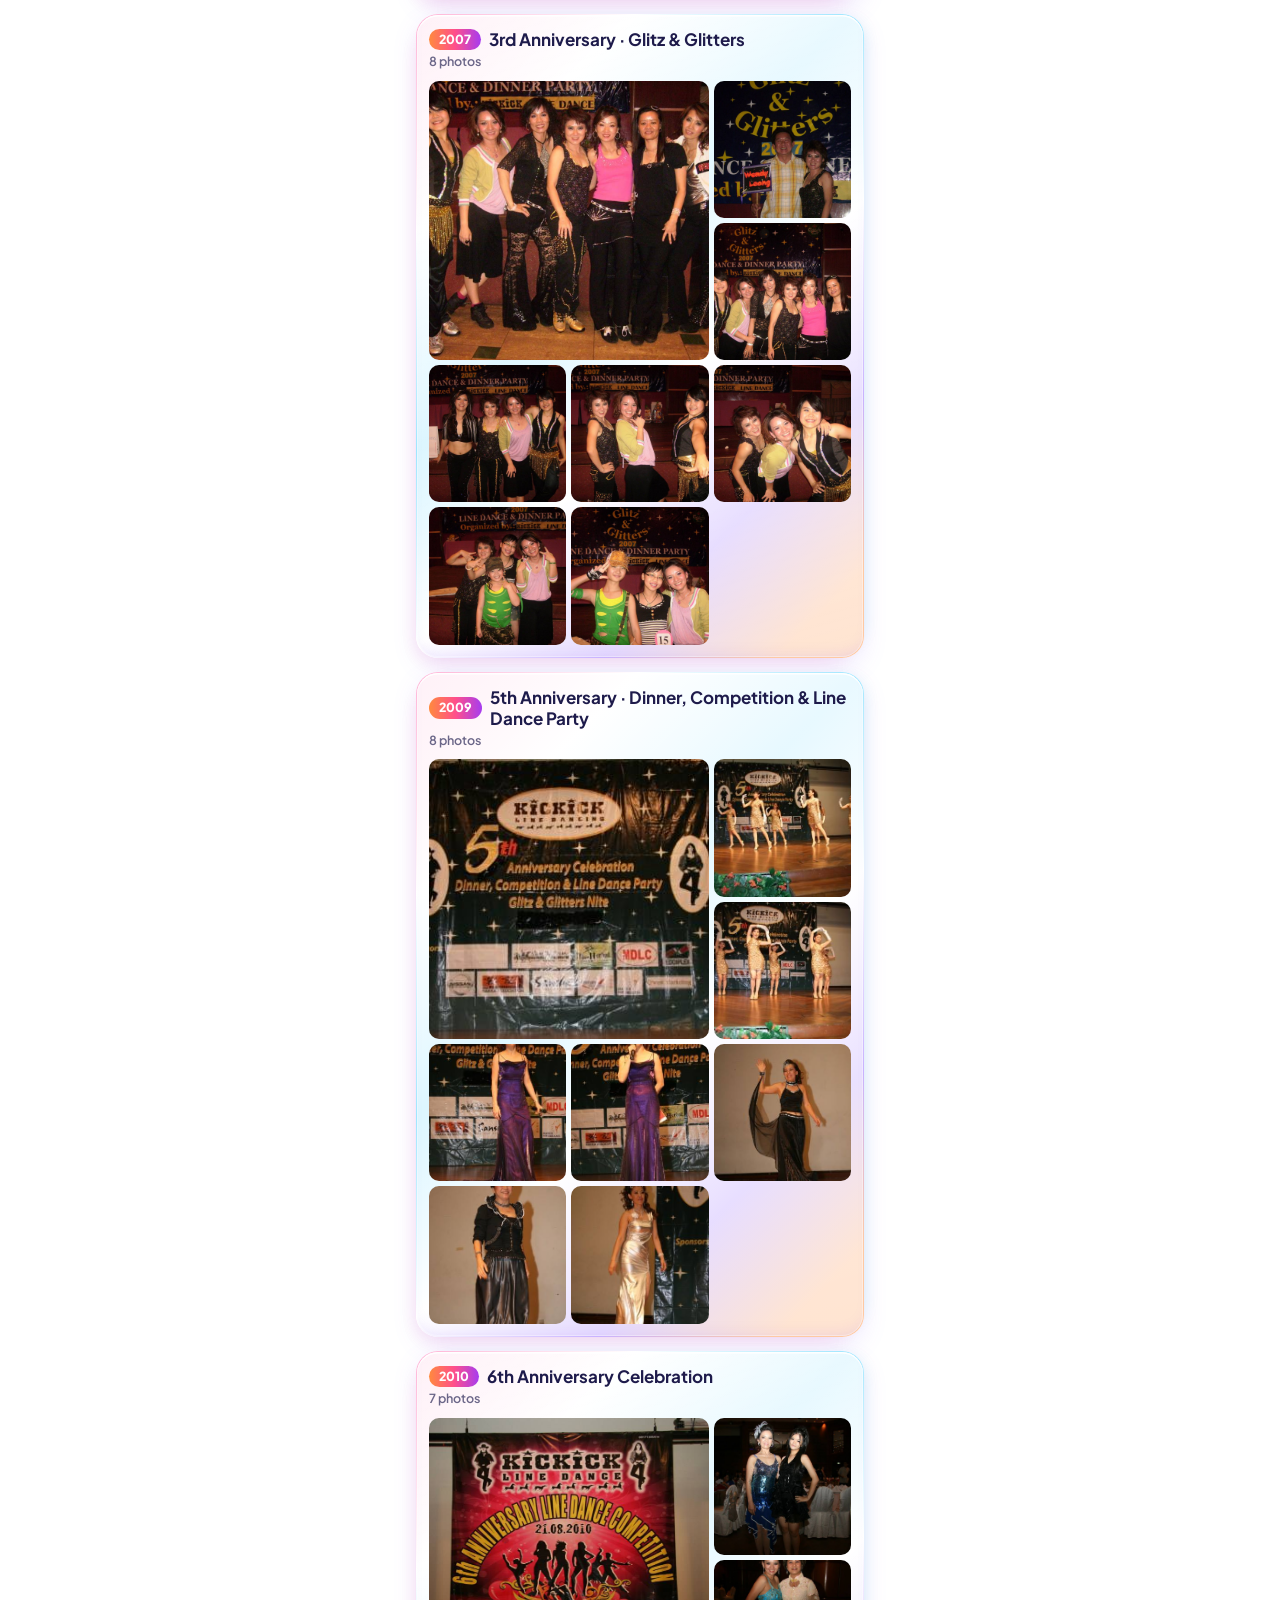
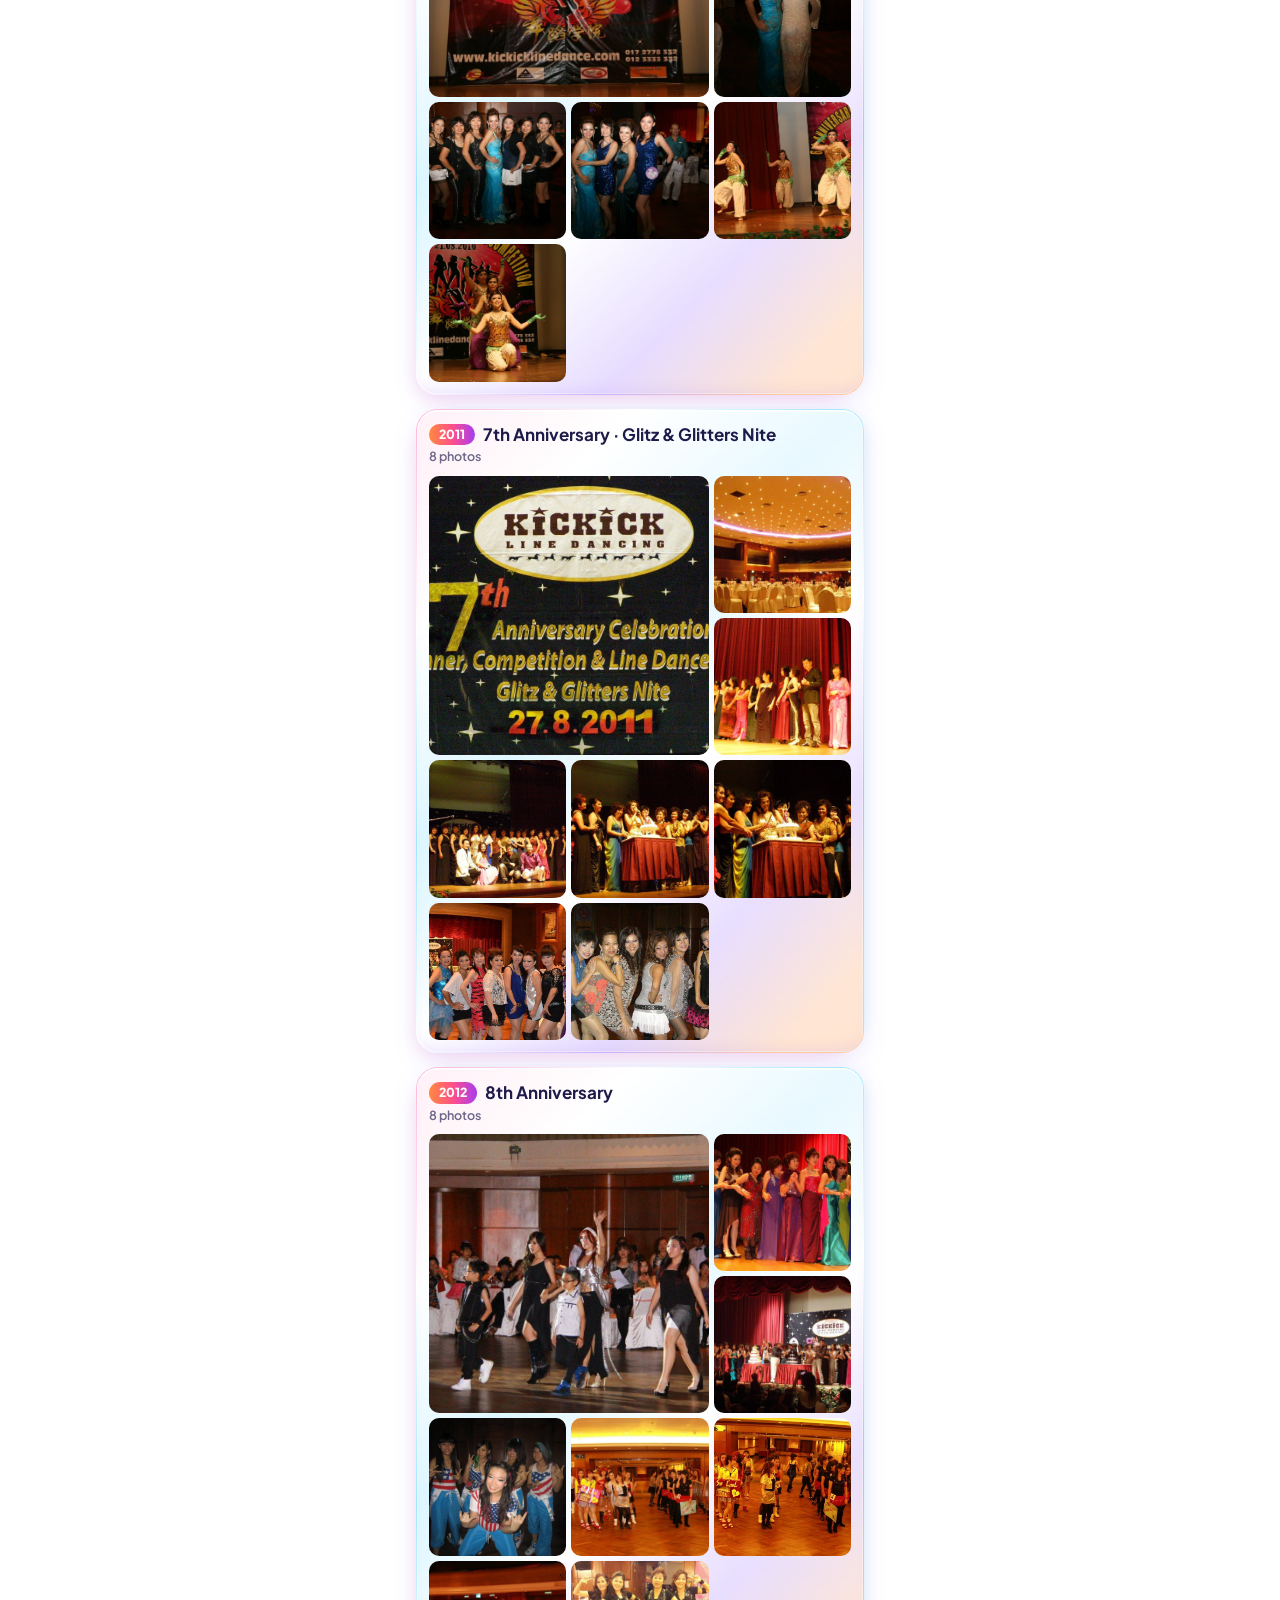
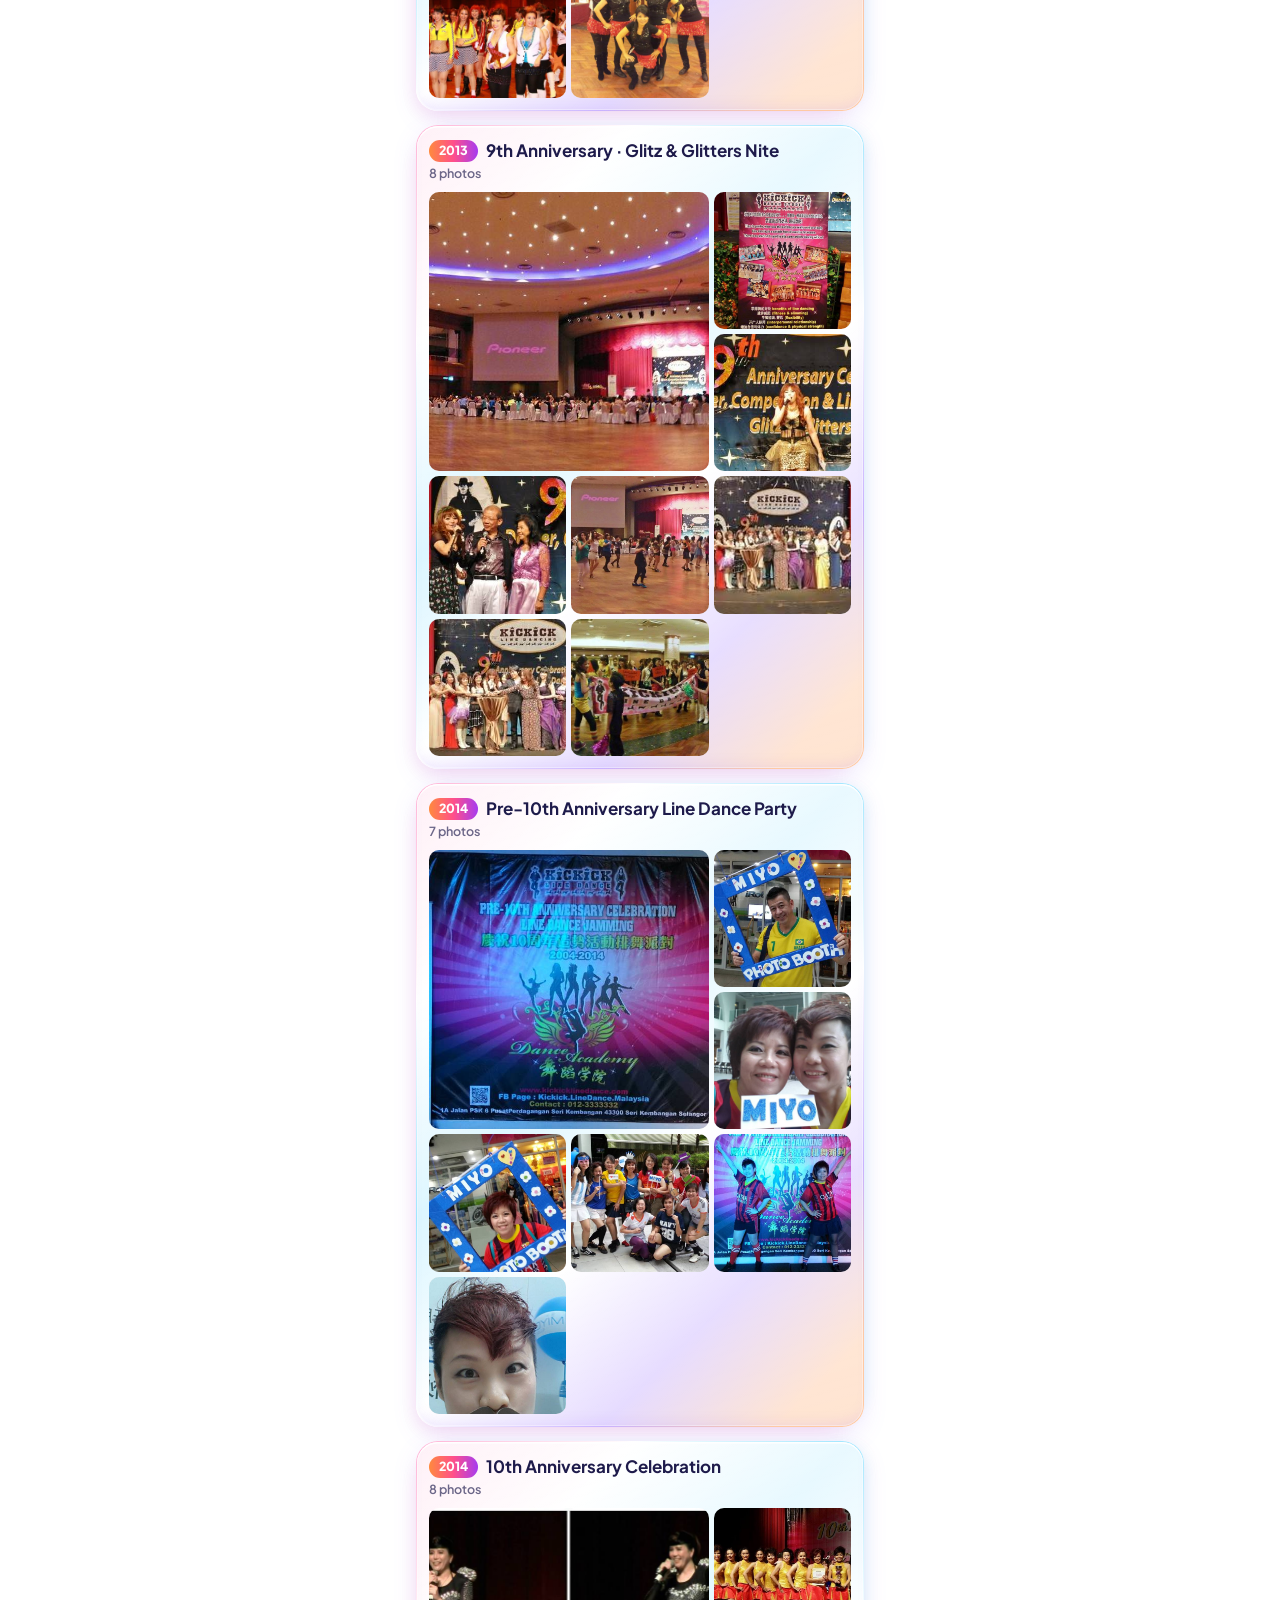
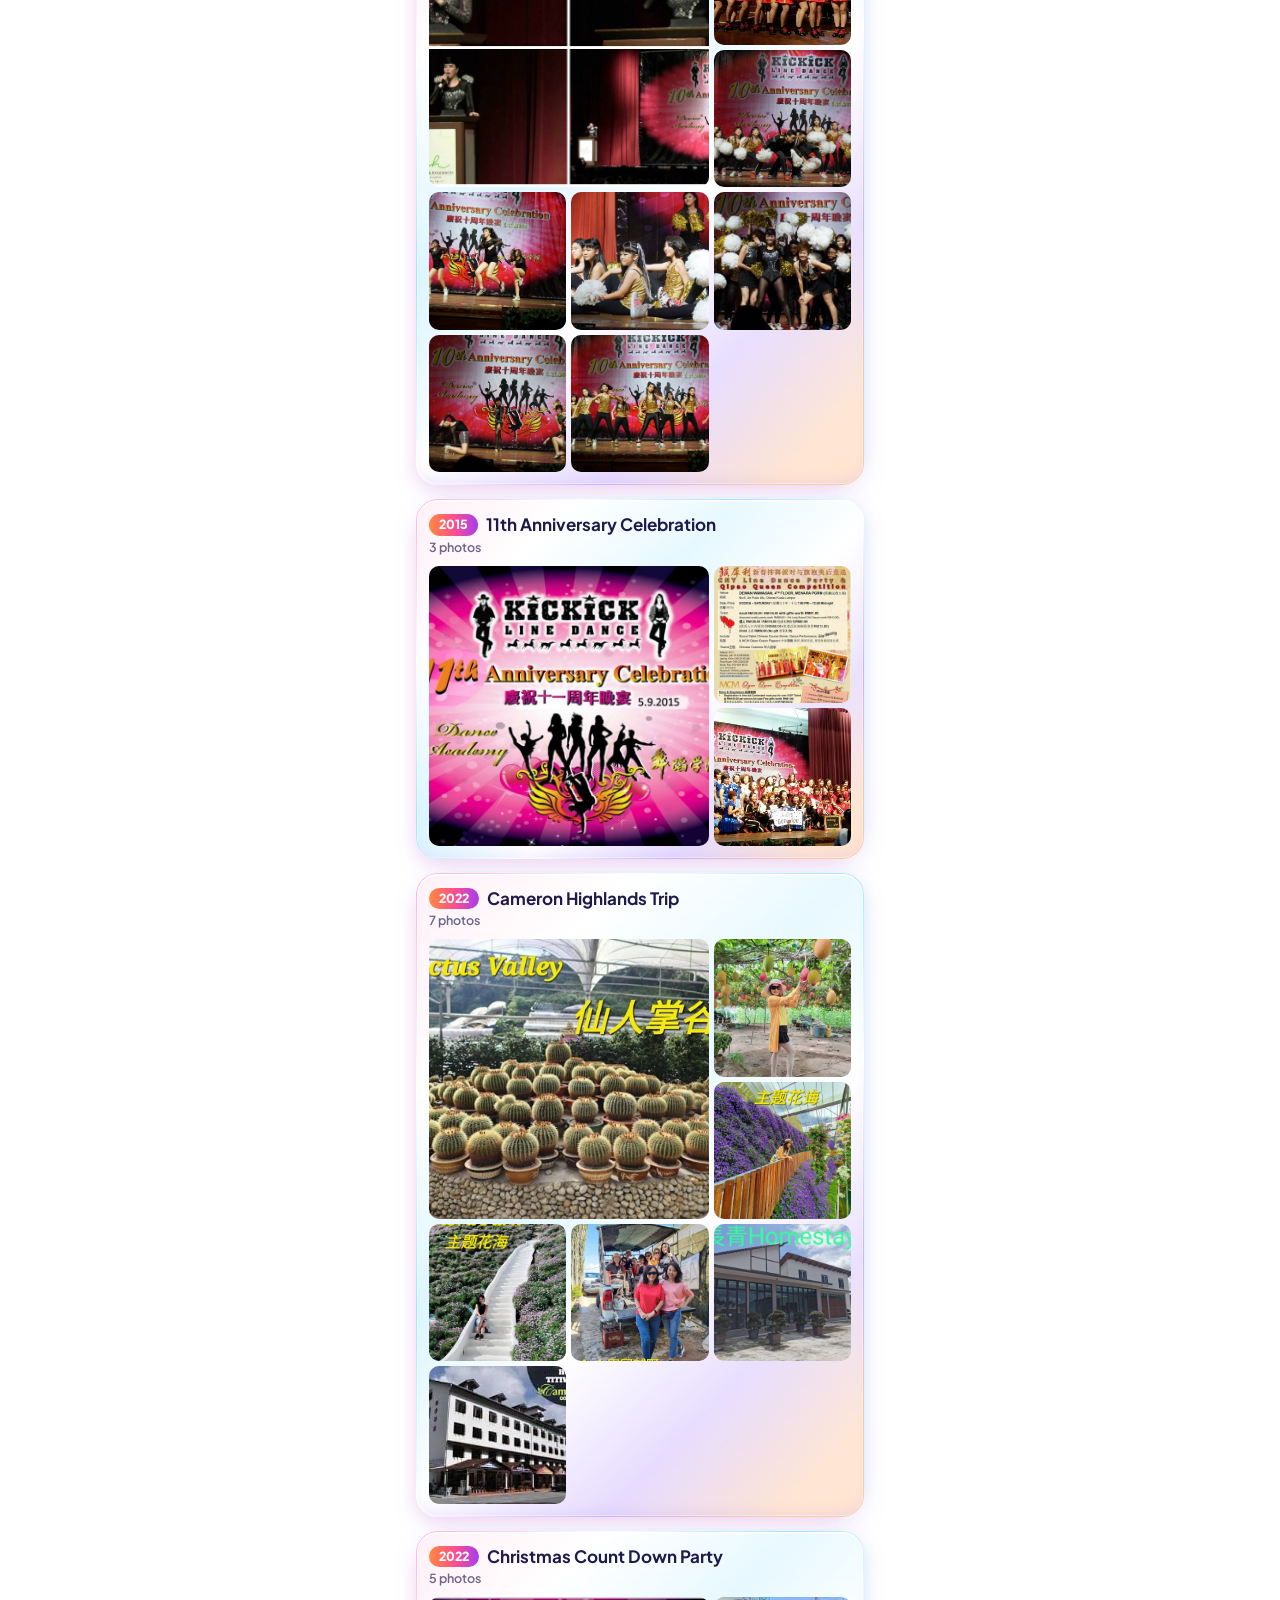
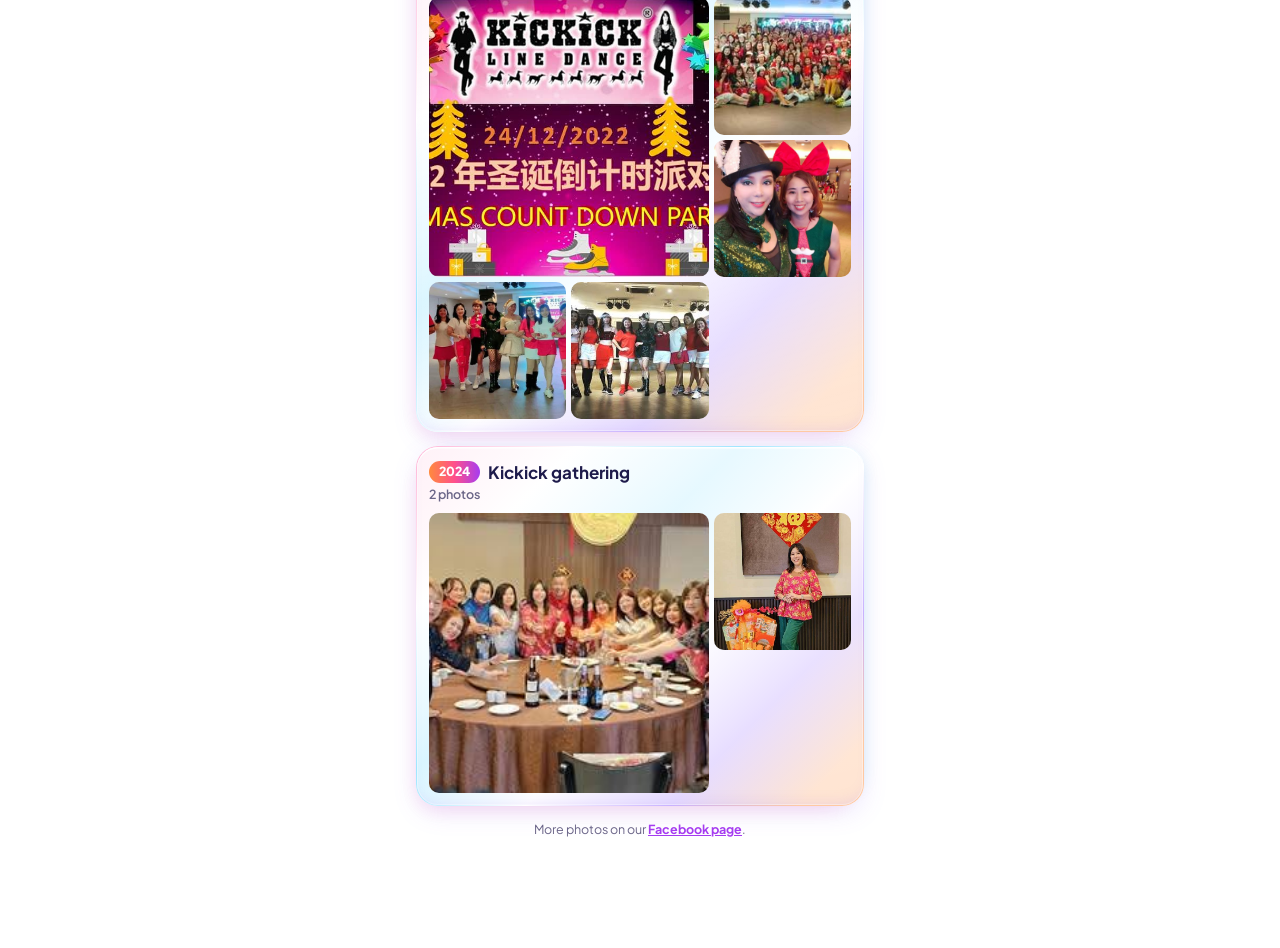
<file: history.html>
<!doctype html>
<html lang="en">
<head>
<meta charset="utf-8">
<meta name="viewport" content="width=device-width, initial-scale=1, viewport-fit=cover">
<title>Our History · KickickLineDance</title>
<link rel="preconnect" href="https://fonts.googleapis.com">
<link rel="preconnect" href="https://fonts.gstatic.com" crossorigin>
<link href="https://fonts.googleapis.com/css2?family=Plus+Jakarta+Sans:wght@500;600;700;800&family=Noto+Sans+SC:wght@500;700;900&display=swap" rel="stylesheet">
<style>
/* Layout: phone-width column; sticky year chips, one glass card per event with a photo grid; tap = full-screen viewer. */
:root{
  --ink:#1E1B4B; --muted:#6B6688; --bg:#FCF3EE;
  --rim:linear-gradient(135deg,#FFB3D6 0%,#fff 20%,#9FE6FF 40%,#fff 58%,#C9B2FF 76%,#FFC9A3 92%);
  --cta:linear-gradient(90deg,#FF8A3D 0%,#FF4F8B 50%,#A63CF0 100%);
  --hot:#E8475B;
  --font:"Plus Jakarta Sans","Noto Sans SC","PingFang SC","Microsoft YaHei",system-ui,sans-serif;
}
*{box-sizing:border-box}
[hidden]{display:none!important}
html{-webkit-text-size-adjust:100%}
body{margin:0;color:var(--ink);font-family:var(--font);font-size:15px;line-height:1.45;
  background:
    radial-gradient(360px 360px at 0% 0%,rgba(255,205,215,.55),transparent 70%),
    radial-gradient(360px 360px at 100% 30%,rgba(201,178,255,.45),transparent 70%),
    radial-gradient(360px 360px at 0% 75%,rgba(255,201,163,.45),transparent 70%),
    linear-gradient(#FCF3EE,#F6EEF8);
  background-attachment:fixed;min-height:100vh}
a{color:inherit}
button{font:inherit;color:inherit;cursor:pointer}
button:focus-visible,a:focus-visible{outline:2px solid #A63CF0;outline-offset:2px}
.app{max-width:480px;margin:0 auto;padding:0 16px calc(110px + env(safe-area-inset-bottom,0px))}
.glass,.glass-pill{border:1.3px solid transparent;
  background:linear-gradient(165deg,rgba(255,255,255,.82),rgba(255,255,255,.5)) padding-box, var(--rim) border-box;
  -webkit-backdrop-filter:blur(20px) saturate(1.5);backdrop-filter:blur(20px) saturate(1.5);
  box-shadow:inset 0 1.5px 0 0 rgba(255,255,255,.95), inset 0 0 0 1px rgba(255,255,255,.35), inset 0 -10px 18px -14px rgba(139,92,246,.25), 0 8px 24px 0 rgba(139,92,246,.13), -8px 12px 24px -18px rgba(236,72,153,.35), 10px -4px 22px -18px rgba(6,182,212,.35)}
.glass{border-radius:22px}
.glass-pill{border-radius:999px}
.cta{border:0;background:var(--cta);color:#fff;font-weight:700;border-radius:999px;padding:10px 18px;box-shadow:0 8px 18px -8px rgba(255,79,139,.6);text-decoration:none;display:inline-flex;align-items:center;gap:6px;white-space:nowrap}

header{position:sticky;top:0;z-index:20;padding:calc(10px + env(safe-area-inset-top,0px)) 0 10px;display:flex;align-items:center;gap:10px}
header::before{content:"";position:absolute;inset:0 -16px;z-index:-1;background:linear-gradient(rgba(252,243,238,.88),rgba(252,243,238,.6));-webkit-backdrop-filter:blur(14px);backdrop-filter:blur(14px)}
.back{width:44px;height:44px;display:grid;place-items:center;text-decoration:none;flex-shrink:0}
.brand{font-weight:800;font-size:clamp(14px,4.1vw,18px);letter-spacing:-.4px;flex:1;min-width:0;white-space:nowrap;overflow:hidden;text-overflow:ellipsis}
.lang{display:flex;padding:3px;gap:2px}
.lang button{border:0;background:transparent;font-weight:700;font-size:13px;padding:7px 9px;border-radius:999px}
.lang button[aria-pressed="true"]{background:var(--ink);color:#fff}

.title{font-size:24px;font-weight:800;margin:4px 0 12px}
.chips button{border:1.3px solid transparent;font-weight:700;font-size:14px;padding:8px 13px}
.chips button[aria-pressed="true"]{background:var(--cta) padding-box,var(--cta) border-box;color:#fff;box-shadow:0 6px 14px -8px rgba(255,79,139,.7)}
.note{font-size:12.5px;color:var(--muted);margin:14px 0 0;text-align:center}
nav.tabbar{position:fixed;left:50%;transform:translateX(-50%);bottom:calc(10px + env(safe-area-inset-bottom,0px));width:min(448px,calc(100% - 24px));display:grid;grid-template-columns:repeat(5,1fr);align-items:end;padding:6px 6px 8px;z-index:30}
nav.tabbar a,nav.tabbar button{border:0;background:transparent;display:flex;flex-direction:column;align-items:center;gap:2px;font-size:12px;font-weight:700;color:var(--muted);text-decoration:none;padding:6px 0;border-radius:18px}
nav.tabbar .on{color:#2563EB;background:linear-gradient(180deg,rgba(191,219,254,.7),rgba(255,255,255,.4))}
nav.tabbar svg{width:24px;height:24px}
nav.tabbar .qr{margin-top:-30px}
nav.tabbar .qr .orb{width:62px;height:62px;border-radius:50%;background:var(--cta);display:grid;place-items:center;color:#fff;box-shadow:0 10px 24px -8px rgba(255,79,139,.7), inset 0 2px 0 rgba(255,255,255,.5);border:3px solid rgba(255,255,255,.8)}
nav.tabbar .qr span{color:var(--ink)}
.toast{position:fixed;left:50%;bottom:110px;transform:translateX(-50%);background:var(--ink);color:#fff;padding:10px 16px;border-radius:999px;font-weight:700;font-size:14px;z-index:40}


.lead{margin:-6px 0 12px;color:var(--muted);font-size:14px}
.years{position:sticky;top:64px;z-index:15;display:flex;gap:7px;overflow-x:auto;padding:4px 2px 12px;scrollbar-width:none;margin:0 -16px;padding-left:16px;padding-right:16px}
.years::-webkit-scrollbar{display:none}
.years a{flex:0 0 auto;text-decoration:none;font-weight:800;font-size:14px;padding:8px 14px}
.years a.on{background:var(--cta) padding-box,var(--cta) border-box;color:#fff}
.stats{display:grid;grid-template-columns:repeat(3,1fr);gap:8px;margin:0 0 14px}
.stats div{padding:10px 6px;text-align:center}
.stats b{display:block;font-size:22px;font-weight:800;line-height:1.1;background:var(--cta);-webkit-background-clip:text;background-clip:text;color:transparent}
.stats span{font-size:12px;color:var(--muted);font-weight:700}
.ev{padding:14px 12px 12px;margin:0 0 14px;scroll-margin-top:118px}
.ev h2{margin:0 0 2px;display:flex;align-items:center;gap:8px;font-size:17px;line-height:1.25}
.ev .yr{flex:0 0 auto;font-size:12.5px;font-weight:800;color:#fff;background:var(--cta);border-radius:999px;padding:3px 10px}
.ev .ct{font-size:12.5px;color:var(--muted);font-weight:600;margin:0 0 10px}
.ph{display:grid;grid-template-columns:repeat(3,1fr);gap:5px}
.ph button{border:0;padding:0;background:#eee;border-radius:10px;overflow:hidden;aspect-ratio:1/1}
.ph button:first-child{grid-column:span 2;grid-row:span 2}
.ph img{display:block;width:100%;height:100%;object-fit:cover}
.note{font-size:12.5px;color:var(--muted);margin:14px 0 0;text-align:center}
.note a{color:#A63CF0;font-weight:700}
.lb{position:fixed;inset:0;z-index:60;background:rgba(14,12,36,.94);display:flex;flex-direction:column;align-items:center;justify-content:center;touch-action:pan-y}
.lb img{max-width:100%;max-height:calc(100vh - 140px);object-fit:contain;user-select:none}
.lb .cap{color:#fff;font-weight:700;font-size:14px;margin:12px 16px 0;text-align:center}
.lb .x,.lb .pv,.lb .nx{position:absolute;border:0;background:rgba(255,255,255,.16);color:#fff;width:46px;height:46px;border-radius:50%;font-size:22px;display:grid;place-items:center}
.lb .x{top:calc(14px + env(safe-area-inset-top,0px));right:14px}
.lb .pv{left:10px;top:50%}.lb .nx{right:10px;top:50%}
</style>
</head>
<body>
<div class="app">
  <header>
    <a class="back glass-pill" href="./" aria-label="Back"><svg width="20" height="20" viewBox="0 0 24 24" fill="none" stroke="currentColor" stroke-width="2.2" stroke-linecap="round" stroke-linejoin="round"><path d="m15 18-6-6 6-6"/></svg></a>
    <div class="brand">KickickLineDance</div>
    <div class="lang glass-pill" role="group" aria-label="Language">
      <button type="button" data-lang="en" aria-pressed="true">EN</button>
      <button type="button" data-lang="zh" aria-pressed="false">中文</button>
    </div>
  </header>
  <h1 class="title" data-t="title"></h1>
  <p class="lead" data-t="lead"></p>
  <div class="stats" id="stats"></div>
  <nav class="years" id="years" aria-label="Years"></nav>
  <div id="list"></div>
  <p class="note" id="note"></p>
</div>
<nav class="tabbar glass" aria-label="Main">
  <a href="./"><svg viewBox="0 0 24 24" fill="none" stroke="currentColor" stroke-width="2" stroke-linecap="round" stroke-linejoin="round"><path d="M3 10.5 12 3l9 7.5V20a1 1 0 0 1-1 1h-5v-6h-6v6H4a1 1 0 0 1-1-1z"/></svg><span data-t="navHome"></span></a>
  <a href="classes.html"><svg viewBox="0 0 24 24" fill="none" stroke="currentColor" stroke-width="2" stroke-linecap="round" stroke-linejoin="round"><rect x="3" y="4" width="18" height="18" rx="3"/><path d="M16 2v4M8 2v4M3 10h18"/></svg><span data-t="navClasses"></span></a>
  <button type="button" class="qr" data-soon><span class="orb"><svg viewBox="0 0 24 24" fill="none" stroke="currentColor" stroke-width="2" stroke-linecap="round" stroke-linejoin="round"><path d="M3 7V5a2 2 0 0 1 2-2h2M17 3h2a2 2 0 0 1 2 2v2M21 17v2a2 2 0 0 1-2 2h-2M7 21H5a2 2 0 0 1-2-2v-2"/><rect x="7" y="7" width="4" height="4"/><rect x="13" y="13" width="4" height="4"/><path d="M13 7h4v4M7 13v4h4"/></svg></span><span data-t="navQR"></span></button>
  <a href="products.html"><svg viewBox="0 0 24 24" fill="none" stroke="currentColor" stroke-width="2" stroke-linecap="round" stroke-linejoin="round"><circle cx="9" cy="20" r="1.5"/><circle cx="18" cy="20" r="1.5"/><path d="M2 3h3l2.7 12.4a2 2 0 0 0 2 1.6h8.4a2 2 0 0 0 2-1.6L22 7H6"/></svg><span data-t="navCart"></span></a>
  <button type="button" data-soon><svg viewBox="0 0 24 24" fill="none" stroke="currentColor" stroke-width="2" stroke-linecap="round" stroke-linejoin="round"><circle cx="12" cy="8" r="4"/><path d="M4 21a8 8 0 0 1 16 0"/></svg><span data-t="navMe"></span></button>
</nav>
<div class="toast" id="toast" hidden></div>

<div class="toast" id="toast" hidden></div>
<div class="lb" id="lb" hidden role="dialog" aria-modal="true">
  <button type="button" class="x" id="lbx" aria-label="Close">✕</button>
  <button type="button" class="pv" id="lbp" aria-label="Previous">‹</button>
  <img id="lbi" alt="">
  <div class="cap" id="lbc"></div>
  <button type="button" class="nx" id="lbn" aria-label="Next">›</button>
</div>
<script>
(function(){
  var T={
    en:{title:'Our History',lead:'Over 20 years of dancing together. Photos from our anniversary parties, trips and gatherings.',
      years:'years',events:'events',photos:'photos',n:'photos',
      note:'More photos on our <a href="https://www.facebook.com/Kickick.LineDance.Malaysia/photos_albums" target="_blank" rel="noopener">Facebook page</a>.',
      navHome:'Home',navClasses:'Classes',navQR:'My QR',navCart:'Cart',navMe:'Me',soon:'Coming soon'},
    zh:{title:'我们的足迹',lead:'一起跳舞超过 20 年。周年庆、旅行和聚会的照片。',
      years:'年',events:'场活动',photos:'张照片',n:'张照片',
      note:'更多照片在我们的 <a href="https://www.facebook.com/Kickick.LineDance.Malaysia/photos_albums" target="_blank" rel="noopener">Facebook 专页</a>。',
      navHome:'首页',navClasses:'课程',navQR:'我的 QR',navCart:'购物车',navMe:'我的',soon:'即将推出'}
  };
  /* Photos are copies from the Kickick Line Dance Facebook albums (8 per album, forms and food shots left out). */
  var E=[{"y":"2005","en":"1st Anniversary","zh":"一周年庆","p":[["h-2005-01.jpg",1.33],["h-2005-02.jpg",1.33],["h-2005-03.jpg",1.33],["h-2005-04.jpg",1.33],["h-2005-05.jpg",1.33],["h-2005-06.jpg",0.75],["h-2005-07.jpg",0.75],["h-2005-08.jpg",1.33]]},{"y":"2006","en":"2nd Anniversary · Line Dance & Dinner Party","zh":"二周年 · 排舞晚宴","p":[["h-2006-01.jpg",1.33],["h-2006-02.jpg",1.33],["h-2006-03.jpg",1.33],["h-2006-04.jpg",1.33],["h-2006-05.jpg",1.33],["h-2006-06.jpg",1.33],["h-2006-07.jpg",1.33],["h-2006-08.jpg",1.33]]},{"y":"2007","en":"3rd Anniversary · Glitz & Glitters","zh":"三周年 · Glitz & Glitters","p":[["h-2007-01.jpg",1.33],["h-2007-02.jpg",0.75],["h-2007-03.jpg",1.33],["h-2007-04.jpg",1.33],["h-2007-05.jpg",1.33],["h-2007-06.jpg",1.33],["h-2007-07.jpg",1.33],["h-2007-08.jpg",1.33]]},{"y":"2009","en":"5th Anniversary · Dinner, Competition & Line Dance Party","zh":"五周年 · 晚宴、比赛与排舞派对","p":[["h-2009-01.jpg",1.5],["h-2009-02.jpg",1.5],["h-2009-03.jpg",1.5],["h-2009-04.jpg",0.67],["h-2009-05.jpg",0.67],["h-2009-06.jpg",0.67],["h-2009-07.jpg",0.67],["h-2009-08.jpg",0.67]]},{"y":"2010","en":"6th Anniversary Celebration","zh":"六周年庆","p":[["h-2010-01.jpg",1.5],["h-2010-02.jpg",1.5],["h-2010-04.jpg",0.67],["h-2010-05.jpg",1.5],["h-2010-06.jpg",1.5],["h-2010-07.jpg",1.5],["h-2010-08.jpg",1.5]]},{"y":"2011","en":"7th Anniversary · Glitz & Glitters Nite","zh":"七周年 · Glitz & Glitters 之夜","p":[["h-2011-01.jpg",1.33],["h-2011-02.jpg",1.33],["h-2011-03.jpg",1.33],["h-2011-04.jpg",1.33],["h-2011-05.jpg",1.33],["h-2011-06.jpg",1.33],["h-2011-07.jpg",1.5],["h-2011-08.jpg",1.51]]},{"y":"2012","en":"8th Anniversary","zh":"八周年庆","p":[["h-2012-01.jpg",1.5],["h-2012-02.jpg",1.33],["h-2012-03.jpg",1.5],["h-2012-04.jpg",1.33],["h-2012-05.jpg",1.5],["h-2012-06.jpg",1.78],["h-2012-07.jpg",1.5],["h-2012-08.jpg",1.33]]},{"y":"2013","en":"9th Anniversary · Glitz & Glitters Nite","zh":"九周年 · Glitz & Glitters 之夜","p":[["h-2013-01.jpg",2.13],["h-2013-02.jpg",1.8],["h-2013-03.jpg",1.67],["h-2013-04.jpg",1.73],["h-2013-05.jpg",1.78],["h-2013-06.jpg",2.56],["h-2013-07.jpg",2.0],["h-2013-08.jpg",1.95]]},{"y":"2014","en":"Pre-10th Anniversary Line Dance Party","zh":"十周年前夕排舞派对","p":[["h-2014p-01.jpg",1.78],["h-2014p-03.jpg",0.56],["h-2014p-04.jpg",1.33],["h-2014p-05.jpg",0.56],["h-2014p-06.jpg",1.78],["h-2014p-07.jpg",0.56],["h-2014p-08.jpg",0.56]]},{"y":"2014","en":"10th Anniversary Celebration","zh":"十周年庆","p":[["h-2014-01.jpg",1.7],["h-2014-02.jpg",1.78],["h-2014-03.jpg",1.5],["h-2014-04.jpg",1.5],["h-2014-05.jpg",1.5],["h-2014-06.jpg",1.5],["h-2014-07.jpg",1.5],["h-2014-08.jpg",1.5]]},{"y":"2015","en":"11th Anniversary Celebration","zh":"十一周年庆","p":[["h-2015-01.jpg",1.65],["h-2015-07.jpg",0.7],["h-2015-08.jpg",1.78]]},{"y":"2022","en":"Cameron Highlands Trip","zh":"金马仑高原之旅","p":[["h-2022c-02.jpg",1.36],["h-2022c-03.jpg",0.79],["h-2022c-04.jpg",0.75],["h-2022c-05.jpg",0.67],["h-2022c-06.jpg",0.77],["h-2022c-07.jpg",1.33],["h-2022c-08.jpg",1.5]]},{"y":"2022","en":"Christmas Count Down Party","zh":"圣诞倒数派对","p":[["h-party-03.jpg",1.81],["h-party-05.jpg",2.57],["h-party-06.jpg",0.75],["h-party-07.jpg",2.32],["h-party-08.jpg",1.7]]},{"y":"2024","en":"Kickick gathering","zh":"Kickick 聚会","p":[["h-2024-01.jpg",1.99],["h-2024-02.jpg",0.53]]}];
  var st={lang:'en'}; try{ if(localStorage.getItem('kld_lang')==='zh') st.lang='zh'; }catch(e){}
  function el(t,c,x){ var e=document.createElement(t); if(c) e.className=c; if(x!=null) e.textContent=x; return e; }
  var flat=[]; E.forEach(function(ev,i){ ev.p.forEach(function(p){ flat.push({i:i,src:p[0]}); }); });
  function render(){
    var t=T[st.lang]; document.documentElement.lang=st.lang==='zh'?'zh':'en';
    document.querySelectorAll('[data-t]').forEach(function(n){ var k=n.getAttribute('data-t'); if(t[k]!=null) n.textContent=t[k]; });
    document.querySelectorAll('[data-lang]').forEach(function(b){ b.setAttribute('aria-pressed', b.dataset.lang===st.lang); });
    document.getElementById('note').innerHTML=t.note;
    var s=document.getElementById('stats'); s.innerHTML='';
    [[new Date().getFullYear()-2004+'+',t.years],[E.length,t.events],[flat.length,t.photos]].forEach(function(x){ var d=el('div','glass'); d.appendChild(el('b','',x[0])); d.appendChild(el('span','',x[1])); s.appendChild(d); });
    var y=document.getElementById('years'); y.innerHTML=''; var seen={};
    E.forEach(function(ev,i){ if(seen[ev.y]) return; seen[ev.y]=1; var a=el('a','glass-pill',ev.y); a.href='#ev'+i; y.appendChild(a); });
    var L=document.getElementById('list'); L.innerHTML=''; var k=0;
    E.forEach(function(ev,i){
      var c=el('section','ev glass'); c.id='ev'+i;
      var h=el('h2'); h.appendChild(el('span','yr',ev.y)); h.appendChild(el('span','',ev[st.lang])); c.appendChild(h);
      c.appendChild(el('p','ct',ev.p.length+' '+t.n));
      var g=el('div','ph');
      ev.p.forEach(function(p){ var b=el('button'); b.type='button'; var im=el('img'); im.src=p[0]; im.loading='lazy'; im.alt=ev.y+' '+ev[st.lang]; b.appendChild(im); (function(n){ b.addEventListener('click',function(){ open(n); }); })(k++); g.appendChild(b); });
      c.appendChild(g); L.appendChild(c);
    });
    try{ localStorage.setItem('kld_lang',st.lang); }catch(e){}
  }
  var cur=0, lb=document.getElementById('lb');
  function show(){ var f=flat[cur], ev=E[f.i]; document.getElementById('lbi').src=f.src; document.getElementById('lbc').textContent=ev.y+' · '+ev[st.lang]+'  ('+(cur+1)+'/'+flat.length+')'; }
  function open(n){ cur=n; show(); lb.hidden=false; document.body.style.overflow='hidden'; }
  function close(){ lb.hidden=true; document.body.style.overflow=''; }
  function step(d){ cur=(cur+d+flat.length)%flat.length; show(); }
  document.getElementById('lbx').onclick=close;
  document.getElementById('lbp').onclick=function(e){ e.stopPropagation(); step(-1); };
  document.getElementById('lbn').onclick=function(e){ e.stopPropagation(); step(1); };
  lb.addEventListener('click',function(e){ if(e.target===lb) close(); });
  document.addEventListener('keydown',function(e){ if(lb.hidden) return; if(e.key==='Escape') close(); if(e.key==='ArrowLeft') step(-1); if(e.key==='ArrowRight') step(1); });
  var sx=null; lb.addEventListener('touchstart',function(e){ sx=e.touches[0].clientX; },{passive:true});
  lb.addEventListener('touchend',function(e){ if(sx==null) return; var dx=e.changedTouches[0].clientX-sx; if(Math.abs(dx)>40) step(dx<0?1:-1); sx=null; });
  /* highlight the year chip of the section in view */
  var chips=function(){ return document.querySelectorAll('#years a'); };
  window.addEventListener('scroll',function(){ var best=null; document.querySelectorAll('.ev').forEach(function(s){ if(s.getBoundingClientRect().top<170) best=s; }); var yr=best?E[+best.id.slice(2)].y:null; chips().forEach(function(a){ a.classList.toggle('on',a.textContent===yr); }); },{passive:true});
  var tt; function soon(e){ if(e) e.preventDefault(); var x=document.getElementById('toast'); x.textContent=T[st.lang].soon; x.hidden=false; clearTimeout(tt); tt=setTimeout(function(){x.hidden=true;},1600); }
  document.querySelectorAll('[data-soon]').forEach(function(b){ b.addEventListener('click',soon); });
  document.querySelectorAll('[data-lang]').forEach(function(b){ b.addEventListener('click',function(){ st.lang=b.dataset.lang; render(); }); });
  render();
})();
</script>
</body>
</html>
</file>
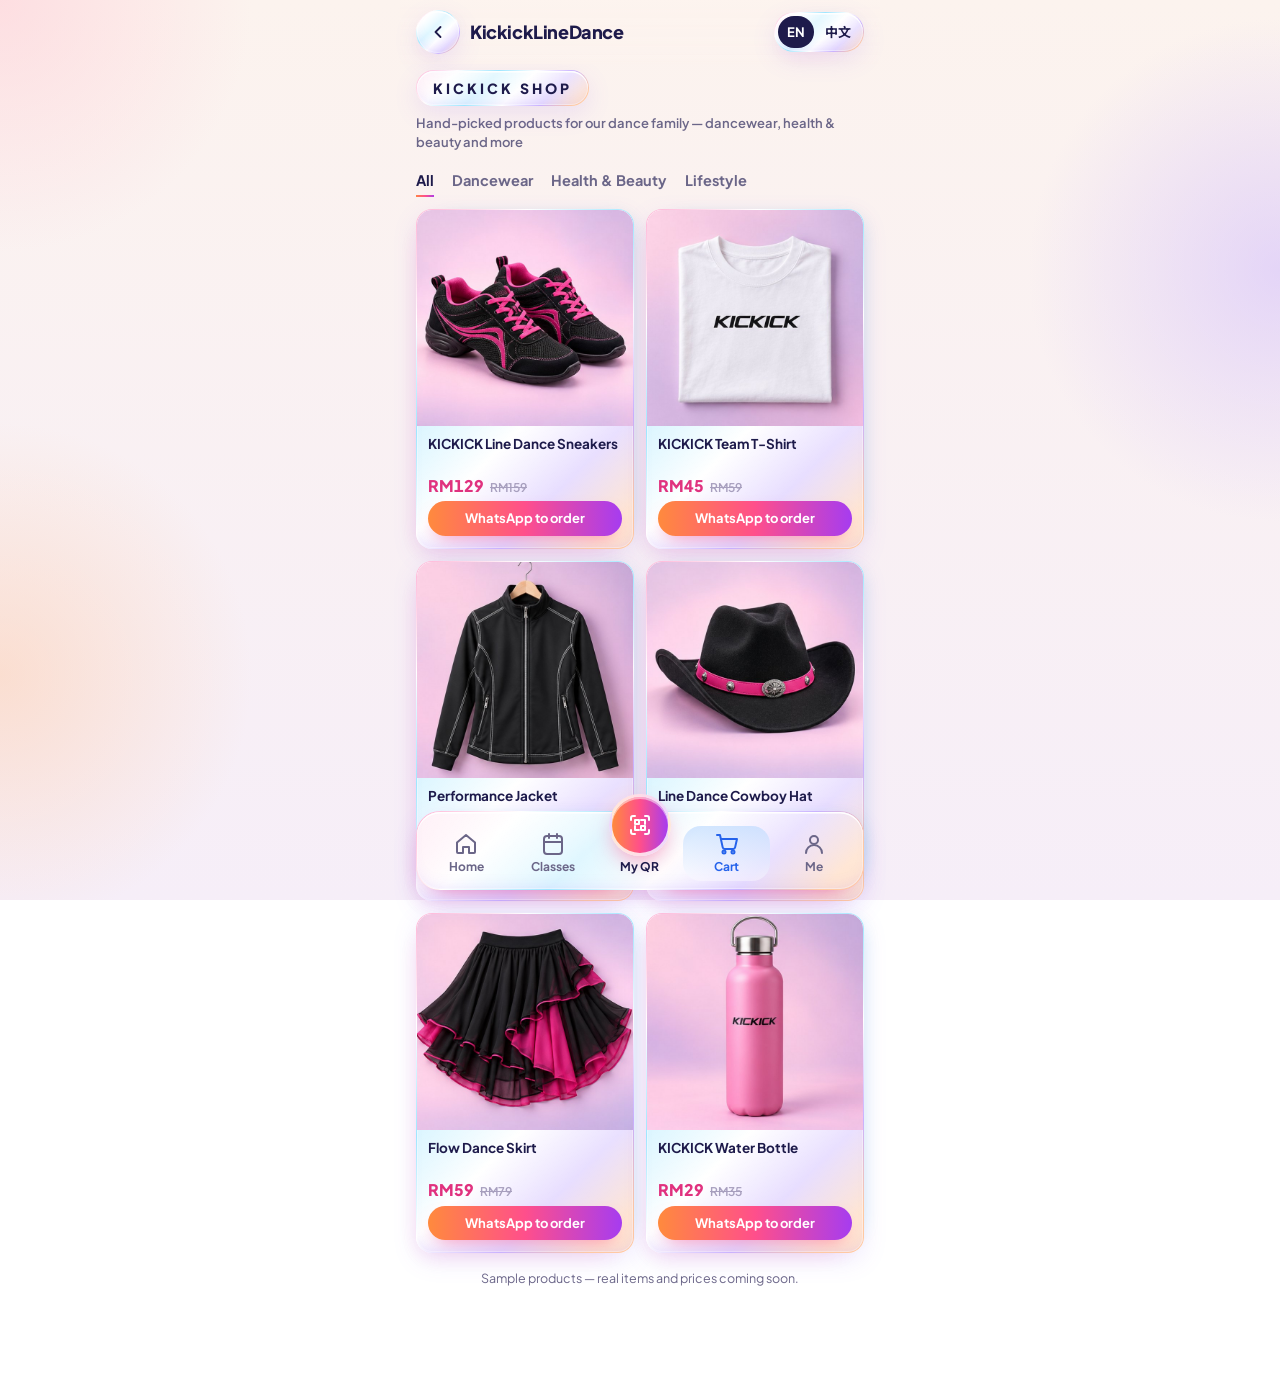
<file: products.html>
<!doctype html>
<html lang="en">
<head>
<meta charset="utf-8">
<meta name="viewport" content="width=device-width, initial-scale=1, viewport-fit=cover">
<title>Products · KickickLineDance</title>
<link rel="preconnect" href="https://fonts.googleapis.com">
<link rel="preconnect" href="https://fonts.gstatic.com" crossorigin>
<link href="https://fonts.googleapis.com/css2?family=Plus+Jakarta+Sans:wght@500;600;700;800&family=Noto+Sans+SC:wght@500;700;900&display=swap" rel="stylesheet">
<style>
/* Layout: phone-width column; TikBeli-Reward-style shop: spaced title pill, underline category tabs, 2-column square product cards. */
:root{
  --ink:#1E1B4B; --muted:#6B6688; --bg:#FCF3EE;
  --rim:linear-gradient(135deg,#FFB3D6 0%,#fff 20%,#9FE6FF 40%,#fff 58%,#C9B2FF 76%,#FFC9A3 92%);
  --cta:linear-gradient(90deg,#FF8A3D 0%,#FF4F8B 50%,#A63CF0 100%);
  --font:"Plus Jakarta Sans","Noto Sans SC","PingFang SC","Microsoft YaHei",system-ui,sans-serif;
}
*{box-sizing:border-box}
[hidden]{display:none!important}
html{-webkit-text-size-adjust:100%}
body{margin:0;color:var(--ink);font-family:var(--font);font-size:15px;line-height:1.45;
  background:
    radial-gradient(360px 360px at 0% 0%,rgba(255,205,215,.55),transparent 70%),
    radial-gradient(360px 360px at 100% 30%,rgba(201,178,255,.45),transparent 70%),
    radial-gradient(360px 360px at 0% 75%,rgba(255,201,163,.45),transparent 70%),
    linear-gradient(#FCF3EE,#F6EEF8);
  background-attachment:fixed;min-height:100vh}
a{color:inherit}
button{font:inherit;color:inherit;cursor:pointer}
button:focus-visible,a:focus-visible{outline:2px solid #A63CF0;outline-offset:2px}
.app{max-width:480px;margin:0 auto;padding:0 16px calc(110px + env(safe-area-inset-bottom,0px))}
.glass,.glass-pill{border:1.3px solid transparent;
  background:linear-gradient(165deg,rgba(255,255,255,.82),rgba(255,255,255,.5)) padding-box, var(--rim) border-box;
  -webkit-backdrop-filter:blur(20px) saturate(1.5);backdrop-filter:blur(20px) saturate(1.5);
  box-shadow:inset 0 1.5px 0 0 rgba(255,255,255,.95), inset 0 0 0 1px rgba(255,255,255,.35), inset 0 -10px 18px -14px rgba(139,92,246,.25), 0 8px 24px 0 rgba(139,92,246,.13), -8px 12px 24px -18px rgba(236,72,153,.35), 10px -4px 22px -18px rgba(6,182,212,.35)}
.glass{border-radius:16px}
.glass-pill{border-radius:999px}
.cta{border:0;background:var(--cta);color:#fff;font-weight:700;border-radius:999px;padding:8px 12px;box-shadow:0 8px 18px -8px rgba(255,79,139,.6);text-decoration:none;display:flex;align-items:center;justify-content:center;gap:6px;white-space:nowrap;font-size:13px}

header{position:sticky;top:0;z-index:20;padding:calc(10px + env(safe-area-inset-top,0px)) 0 10px;display:flex;align-items:center;gap:10px}
header::before{content:"";position:absolute;inset:0 -16px;z-index:-1;background:linear-gradient(rgba(252,243,238,.88),rgba(252,243,238,.6));-webkit-backdrop-filter:blur(14px);backdrop-filter:blur(14px)}
.back{width:44px;height:44px;display:grid;place-items:center;text-decoration:none;flex-shrink:0}
.brand{font-weight:800;font-size:clamp(14px,4.1vw,18px);letter-spacing:-.4px;flex:1;min-width:0;white-space:nowrap;overflow:hidden;text-overflow:ellipsis}
.lang{display:flex;padding:3px;gap:2px}
.lang button{border:0;background:transparent;font-weight:700;font-size:13px;padding:7px 9px;border-radius:999px}
.lang button[aria-pressed="true"]{background:var(--ink);color:#fff}

.ptitle{display:inline-block;padding:7px 16px;font-size:14px;font-weight:800;letter-spacing:3px;margin-top:6px}
.psub{font-size:13px;font-weight:600;color:var(--muted);margin-top:8px}
.ptabs{display:flex;align-items:center;gap:18px;padding:14px 0 12px;overflow-x:auto;scrollbar-width:none}
.ptabs::-webkit-scrollbar{display:none}
.ptabs button{border:0;background:transparent;padding:4px 0;font-weight:700;font-size:14.5px;color:var(--muted);white-space:nowrap;border-bottom:2.5px solid transparent}
.ptabs button[aria-pressed="true"]{color:var(--ink);border-image:var(--cta) 1;border-bottom-width:2.5px;border-bottom-style:solid}
.pgrid{display:grid;grid-template-columns:repeat(2,minmax(0,1fr));gap:12px}
.pcard{overflow:hidden;display:flex;flex-direction:column;scroll-margin-top:80px}
.pcard img{display:block;width:100%;aspect-ratio:1;object-fit:cover}
.pcard .pi{padding:9px 11px 12px;display:flex;flex-direction:column;gap:4px;flex:1}
.pcard .pn{font-size:13.5px;font-weight:700;line-height:1.3;min-height:2.6em}
.pcard .pp{display:flex;align-items:baseline;gap:6px}
.pcard .pp b{font-size:16px;font-weight:800;color:#E0327F;font-variant-numeric:tabular-nums}
.pcard .pp s{font-size:12px;font-weight:600;color:#A79FBE}
.pcard .cta{margin-top:auto}
.pcard:target{outline:2.5px solid #FF4F8B;outline-offset:2px}
.empty{grid-column:1/-1;margin:0;padding:22px;text-align:center;color:var(--muted);font-weight:600}
.note{font-size:12.5px;color:var(--muted);margin:16px 0 0;text-align:center}

nav.tabbar{position:fixed;left:50%;transform:translateX(-50%);bottom:calc(10px + env(safe-area-inset-bottom,0px));width:min(448px,calc(100% - 24px));display:grid;grid-template-columns:repeat(5,1fr);align-items:end;padding:6px 6px 8px;z-index:30;border-radius:24px}
nav.tabbar a,nav.tabbar button{border:0;background:transparent;display:flex;flex-direction:column;align-items:center;gap:2px;font-size:12px;font-weight:700;color:var(--muted);text-decoration:none;padding:6px 0;border-radius:18px}
nav.tabbar .on{color:#2563EB;background:linear-gradient(180deg,rgba(191,219,254,.7),rgba(255,255,255,.4))}
nav.tabbar svg{width:24px;height:24px}
nav.tabbar .qr{margin-top:-30px}
nav.tabbar .qr .orb{width:62px;height:62px;border-radius:50%;background:var(--cta);display:grid;place-items:center;color:#fff;box-shadow:0 10px 24px -8px rgba(255,79,139,.7), inset 0 2px 0 rgba(255,255,255,.5);border:3px solid rgba(255,255,255,.8)}
nav.tabbar .qr span{color:var(--ink)}
.toast{position:fixed;left:50%;bottom:110px;transform:translateX(-50%);background:var(--ink);color:#fff;padding:10px 16px;border-radius:999px;font-weight:700;font-size:14px;z-index:40}
</style>
</head>
<body>
<div class="app">
  <header>
    <a class="back glass-pill" href="./" aria-label="Back"><svg width="20" height="20" viewBox="0 0 24 24" fill="none" stroke="currentColor" stroke-width="2.2" stroke-linecap="round" stroke-linejoin="round"><path d="m15 18-6-6 6-6"/></svg></a>
    <div class="brand">KickickLineDance</div>
    <div class="lang glass-pill" role="group" aria-label="Language">
      <button type="button" data-lang="en" aria-pressed="true">EN</button>
      <button type="button" data-lang="zh" aria-pressed="false">中文</button>
    </div>
  </header>
  <div class="ptitle glass-pill" data-t="prodTitle"></div>
  <div class="psub" data-t="prodSub"></div>
  <div class="ptabs" id="ptabs" role="group" aria-label="Product category"></div>
  <div class="pgrid" id="pgrid"></div>
  <p class="note" data-t="note"></p>
</div>

<nav class="tabbar glass" aria-label="Main">
  <a href="./"><svg viewBox="0 0 24 24" fill="none" stroke="currentColor" stroke-width="2" stroke-linecap="round" stroke-linejoin="round"><path d="M3 10.5 12 3l9 7.5V20a1 1 0 0 1-1 1h-5v-6h-6v6H4a1 1 0 0 1-1-1z"/></svg><span data-t="navHome"></span></a>
  <a href="classes.html"><svg viewBox="0 0 24 24" fill="none" stroke="currentColor" stroke-width="2" stroke-linecap="round" stroke-linejoin="round"><rect x="3" y="4" width="18" height="18" rx="3"/><path d="M16 2v4M8 2v4M3 10h18"/></svg><span data-t="navClasses"></span></a>
  <button type="button" class="qr" data-soon><span class="orb"><svg viewBox="0 0 24 24" fill="none" stroke="currentColor" stroke-width="2" stroke-linecap="round" stroke-linejoin="round"><path d="M3 7V5a2 2 0 0 1 2-2h2M17 3h2a2 2 0 0 1 2 2v2M21 17v2a2 2 0 0 1-2 2h-2M7 21H5a2 2 0 0 1-2-2v-2"/><rect x="7" y="7" width="4" height="4"/><rect x="13" y="13" width="4" height="4"/><path d="M13 7h4v4M7 13v4h4"/></svg></span><span data-t="navQR"></span></button>
  <a href="products.html" class="on" aria-current="page"><svg viewBox="0 0 24 24" fill="none" stroke="currentColor" stroke-width="2" stroke-linecap="round" stroke-linejoin="round"><circle cx="9" cy="20" r="1.5"/><circle cx="18" cy="20" r="1.5"/><path d="M2 3h3l2.7 12.4a2 2 0 0 0 2 1.6h8.4a2 2 0 0 0 2-1.6L22 7H6"/></svg><span data-t="navCart"></span></a>
  <button type="button" data-soon><svg viewBox="0 0 24 24" fill="none" stroke="currentColor" stroke-width="2" stroke-linecap="round" stroke-linejoin="round"><circle cx="12" cy="8" r="4"/><path d="M4 21a8 8 0 0 1 16 0"/></svg><span data-t="navMe"></span></button>
</nav>
<div class="toast" id="toast" hidden></div>

<script>
(function(){
  var T={
    en:{prodTitle:'KICKICK SHOP',prodSub:'Hand-picked products for our dance family — dancewear, health & beauty and more',catAll:'All',catDance:'Dancewear',catBeauty:'Health & Beauty',catLife:'Lifestyle',empty:'New products coming soon.',order:'WhatsApp to order',note:'Sample products — real items and prices coming soon.',navHome:'Home',navClasses:'Classes',navQR:'My QR',navCart:'Cart',navMe:'Me',soon:'Coming soon'},
    zh:{prodTitle:'KICKICK 商店',prodSub:'为舞蹈大家庭精选的好物：舞蹈服装、美容保健等',catAll:'全部',catDance:'舞蹈服装',catBeauty:'美容保健',catLife:'生活用品',empty:'新商品即将上架。',order:'WhatsApp 下单',note:'示范商品，真实商品与价格即将上架。',navHome:'首页',navClasses:'课程',navQR:'我的 QR',navCart:'购物车',navMe:'我的',soon:'即将推出'}
  };
  // Any kind of product can go here (dancewear, skincare, health, lifestyle). Sample products until the real catalogue arrives (photos generated in ChatGPT). Orders go to Wendy on WhatsApp.
  var WA='60123333332';
  var PRODUCTS=[
    {id:'p-shoes',cat:'dance',price:'RM129',was:'RM159',en:'KICKICK Line Dance Sneakers',zh:'KICKICK 排舞软底鞋'},
    {id:'p-tee',cat:'dance',price:'RM45',was:'RM59',en:'KICKICK Team T-Shirt',zh:'KICKICK 团队 T 恤'},
    {id:'p-jacket',cat:'dance',price:'RM89',was:'RM120',en:'Performance Jacket',zh:'表演外套'},
    {id:'p-hat',cat:'dance',price:'RM39',was:'RM49',en:'Line Dance Cowboy Hat',zh:'排舞牛仔帽'},
    {id:'p-skirt',cat:'dance',price:'RM59',was:'RM79',en:'Flow Dance Skirt',zh:'舞蹈飘逸长裙'},
    {id:'p-bottle',cat:'life',price:'RM29',was:'RM35',en:'KICKICK Water Bottle',zh:'KICKICK 保温水瓶'}
  ];
  var st={lang:'en',cat:'all'};
  try{ if(localStorage.getItem('kld_lang')==='zh') st.lang='zh'; }catch(e){}
  function el(tag,cls,txt){ var e=document.createElement(tag); if(cls) e.className=cls; if(txt!=null) e.textContent=txt; return e; }
  function renderAll(){
    var t=T[st.lang]; document.documentElement.lang=st.lang==='zh'?'zh':'en';
    document.querySelectorAll('[data-t]').forEach(function(e){ e.textContent=t[e.getAttribute('data-t')]; });
    document.querySelectorAll('[data-lang]').forEach(function(b){ b.setAttribute('aria-pressed', b.dataset.lang===st.lang); });
    var tabs=document.getElementById('ptabs'); tabs.innerHTML='';
    [['all',t.catAll],['dance',t.catDance],['beauty',t.catBeauty],['life',t.catLife]].forEach(function(x){
      var b=el('button',null,x[1]); b.type='button'; b.setAttribute('aria-pressed',st.cat===x[0]);
      b.onclick=function(){ st.cat=x[0]; renderAll(); }; tabs.appendChild(b);
    });
    var g=document.getElementById('pgrid'); g.innerHTML='';
    var list=PRODUCTS.filter(function(p){ return st.cat==='all'||p.cat===st.cat; });
    if(!list.length){ var e=el('p','empty glass',t.empty); g.appendChild(e); }
    list.forEach(function(p){
      var c=el('div','pcard glass'); c.id=p.id;
      var im=el('img'); im.src=p.id+'.jpg'; im.alt=p[st.lang]; im.loading='lazy'; c.appendChild(im);
      var i=el('div','pi'); i.appendChild(el('div','pn',p[st.lang]));
      var pr=el('div','pp'); pr.appendChild(el('b',null,p.price)); pr.appendChild(el('s',null,p.was)); i.appendChild(pr);
      var msg=(st.lang==='zh'?'你好，我想购买 ':'Hi, I would like to order ')+p[st.lang]+' ('+p.price+')';
      var w=el('a','cta',t.order); w.href='https://wa.me/'+WA+'?text='+encodeURIComponent(msg); w.target='_blank'; w.rel='noopener'; i.appendChild(w);
      c.appendChild(i); g.appendChild(c);
    });
    try{ localStorage.setItem('kld_lang',st.lang); }catch(e){}
  }
  var tt; function soon(e){ if(e) e.preventDefault(); var x=document.getElementById('toast'); x.textContent=T[st.lang].soon; x.hidden=false; clearTimeout(tt); tt=setTimeout(function(){x.hidden=true;},1600); }
  document.querySelectorAll('[data-soon]').forEach(function(b){ b.addEventListener('click',soon); });
  document.querySelectorAll('[data-lang]').forEach(function(b){ b.addEventListener('click',function(){ st.lang=b.dataset.lang; renderAll(); }); });
  renderAll();
  if(location.hash){ var x=document.getElementById(location.hash.slice(1)); if(x) x.scrollIntoView({block:'center'}); }
})();
</script>
</body>
</html>
</file>
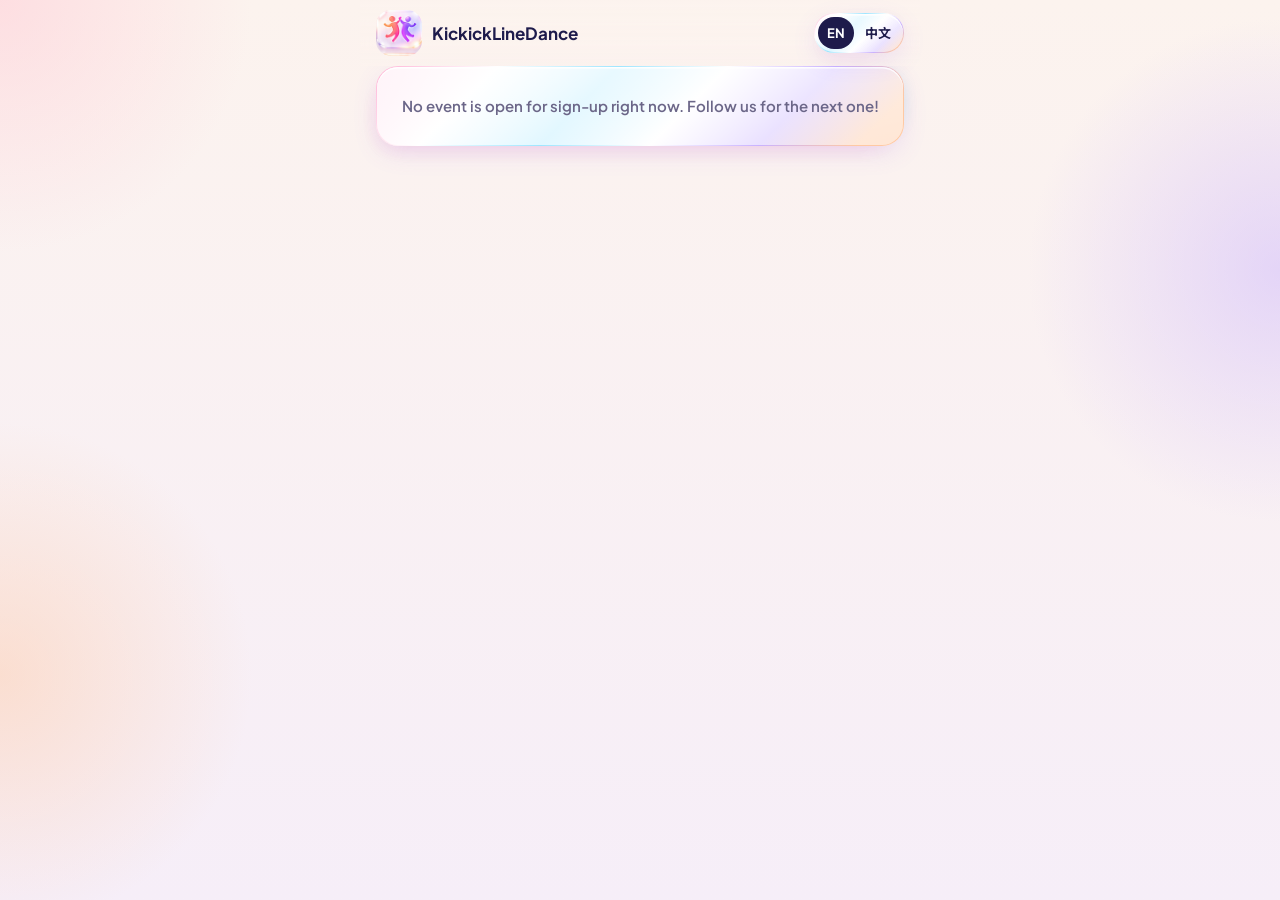
<file: register.html>
<!doctype html>
<html lang="en">
<head>
<meta charset="utf-8">
<meta name="viewport" content="width=device-width, initial-scale=1, viewport-fit=cover">
<title>Sign up · KickickLineDance</title>
<link rel="preconnect" href="https://fonts.googleapis.com">
<link rel="preconnect" href="https://fonts.gstatic.com" crossorigin>
<link href="https://fonts.googleapis.com/css2?family=Plus+Jakarta+Sans:wght@500;600;700;800&family=Noto+Sans+SC:wght@500;700;900&display=swap" rel="stylesheet">
<link rel="stylesheet" href="kld-admin.css">
<!-- Layout: public sign-up form (replaces Google Form). Event card → name / phone / area / tickets / note → thank-you.
     Writes straight into Wendy's student list; a returning student (same phone + same name) is matched, not duplicated. -->
<style>
.app{max-width:560px}
.brand{display:flex;align-items:center;gap:10px}
.brand img{width:46px;height:46px;border-radius:15px}
.ev{padding:18px;color:#fff;border-radius:26px;border:1.3px solid transparent;
  background:linear-gradient(135deg,rgba(255,138,61,.94),rgba(255,79,139,.92) 50%,rgba(166,60,240,.92)) padding-box,var(--rim) border-box;box-shadow:0 18px 40px -18px rgba(166,60,240,.55)}
.ev h1{margin:0;font-size:22px;line-height:1.25}
.ev p{margin:6px 0 0;font-weight:600;opacity:.95}
.ev .price{display:inline-block;margin-top:10px;background:rgba(255,255,255,.22);border-radius:999px;padding:5px 12px;font-weight:800}
form{padding:16px;display:flex;flex-direction:column;gap:12px}
.stepper{display:flex;align-items:center;gap:10px}
.stepper button{width:44px;height:44px;border-radius:14px;border:1.3px solid rgba(30,27,75,.14);background:#fff;font-size:22px;font-weight:800}
.stepper output{min-width:34px;text-align:center;font-size:22px;font-weight:800}
.done{padding:26px 18px;text-align:center}
.done .ok{width:64px;height:64px;border-radius:50%;margin:0 auto 10px;display:grid;place-items:center;background:var(--goodbg);color:var(--good)}
.done .ok svg{width:34px;height:34px}
</style>
</head>
<body>
<div class="app">
  <header>
    <a class="brand" href="./" style="text-decoration:none;flex:1"><img src="app-logo.png" alt=""><b style="font-size:17px">KickickLineDance</b></a>
    <div class="lang glass-pill" role="group" aria-label="Language">
      <button type="button" data-lang="en" aria-pressed="true">EN</button>
      <button type="button" data-lang="zh" aria-pressed="false">中文</button>
    </div>
  </header>
  <main id="main"><div class="empty">…</div></main>
</div>
<script>
(function(){
  var API='https://ouhvglgfekdiejnjqxbc.supabase.co/rest/v1/';
  var KEY='eyJhbGciOiJIUzI1NiIsInR5cCI6IkpXVCJ9.eyJpc3MiOiJzdXBhYmFzZSIsInJlZiI6Im91aHZnbGdmZWtkaWVqbmpxeGJjIiwicm9sZSI6ImFub24iLCJpYXQiOjE3OTMyODM4NzEsImV4cCI6MjEwODg1OTg3MX0.reiTSKw9DkvY_RWAaUmoae-RBruF8_wW7oz64LPgm6Q';
  var H={apikey:KEY,Authorization:'Bearer '+KEY,'Content-Type':'application/json'};
  var T={
    pick:['Choose an event','选择活动'], none:['No event is open for sign-up right now. Follow us for the next one!','目前没有开放报名的活动，请留意下一场！'],
    closed:['Sign-up for this event is closed.','这个活动已截止报名。'],
    name:['Your name','你的名字'], phone:['WhatsApp number','WhatsApp 号码'], area:['Your area','你住的地区'], tix:['How many tickets?','几张票？'],
    note:['Friends coming with you / anything else','同行朋友名字 / 其他留言'], noteHint:['e.g. names of friends you are booking for','例如：帮朋友订票，请写朋友名字'],
    send:['Sign me up','我要报名'], sending:['Sending…','提交中…'],
    thanks:['You are on the list!','报名成功！'], thanks2:['Wendy will WhatsApp you to confirm and arrange payment.','Wendy 会 WhatsApp 你确认并安排付款。'],
    again:['Sign up another person','帮另一个人报名'], home:['Back to home','回首页'],
    err:['Could not send. Please check your number and try again.','提交失败，请检查号码再试。'], per:['per person','每人']
  };
  var lang='en'; try{ if(localStorage.getItem('kld_lang')==='zh') lang='zh'; }catch(e){}
  function t(k){ return T[k][lang==='zh'?1:0]; }
  function esc(s){ return String(s==null?'':s).replace(/[&<>"']/g,function(c){ return {'&':'&amp;','<':'&lt;','>':'&gt;','"':'&quot;',"'":'&#39;'}[c]; }); }
  var code=new URLSearchParams(location.search).get('e'), EVS=null, sent=false, n=1, main=document.getElementById('main');

  fetch(API+'events?select=code,name_en,name_zh,event_date,start_time,venue,price&order=event_date',{headers:H})
    .then(function(r){ return r.json(); }).then(function(d){ EVS=Array.isArray(d)?d:[]; draw(); }).catch(function(){ EVS=[]; draw(); });

  function nm(e){ return lang==='zh'&&e.name_zh?e.name_zh:e.name_en; }
  function when(e){ if(!e.event_date) return ''; return new Date(e.event_date+'T00:00:00').toLocaleDateString(lang==='zh'?'zh-CN':'en-MY',{weekday:'short',day:'numeric',month:'long',year:'numeric'}); }
  function draw(){
    document.documentElement.lang=lang==='zh'?'zh-Hans':'en';
    document.querySelectorAll('[data-lang]').forEach(function(b){ b.setAttribute('aria-pressed',b.dataset.lang===lang); });
    if(!EVS) return;
    var ev=EVS.find(function(e){ return e.code===code; });
    if(!ev){
      main.innerHTML = code ? '<div class="empty glass">'+t('closed')+'</div>' : (EVS.length ? '<h2 style="font-size:18px">'+t('pick')+'</h2><div class="list">'+EVS.map(function(e){ return '<a class="row glass" style="text-decoration:none" href="?e='+encodeURIComponent(e.code)+'"><span class="main"><span class="nm">'+esc(nm(e))+'</span><span class="sub">'+esc(when(e))+' · '+esc(e.venue||'')+'</span></span></a>'; }).join('')+'</div>' : '<div class="empty glass">'+t('none')+'</div>');
      return;
    }
    var card='<div class="ev"><h1>'+esc(nm(ev))+'</h1><p>'+esc(when(ev))+(ev.start_time?' · '+esc(ev.start_time):'')+'</p><p>'+esc(ev.venue||'')+'</p>'+(ev.price?'<span class="price">RM'+(+ev.price)+' '+t('per')+'</span>':'')+'</div>';
    if(sent){
      main.innerHTML=card+'<section class="done glass"><div class="ok"><svg viewBox="0 0 24 24" fill="none" stroke="currentColor" stroke-width="2.5" stroke-linecap="round" stroke-linejoin="round"><path d="M20 6 9 17l-5-5"/></svg></div><h2 style="margin:0 0 6px">'+t('thanks')+'</h2><p class="muted" style="margin:0 0 14px;font-weight:600">'+t('thanks2')+'</p><button class="btn soft" id="ag" type="button">'+t('again')+'</button> <a class="btn ghost" href="./">'+t('home')+'</a></section>';
      document.getElementById('ag').addEventListener('click',function(){ sent=false; n=1; draw(); });
      return;
    }
    main.innerHTML=card+'<section><form class="glass" id="f" novalidate>'+
      '<label class="field"><span>'+t('name')+'</span><input class="inp" name="name" required autocomplete="name"></label>'+
      '<label class="field"><span>'+t('phone')+'</span><input class="inp" name="phone" required inputmode="tel" autocomplete="tel" placeholder="012-345 6789"></label>'+
      '<label class="field"><span>'+t('area')+'</span><input class="inp" name="area" list="areas" placeholder="Puchong, Cheras, OUG…"><datalist id="areas"><option>Puchong</option><option>Cheras</option><option>OUG</option><option>Kajang</option><option>Seri Kembangan</option><option>Bukit Jalil</option><option>Ampang</option><option>Klang</option></datalist></label>'+
      '<div class="field"><span>'+t('tix')+'</span><div class="stepper"><button type="button" data-d="-1" aria-label="Less">−</button><output id="n">'+n+'</output><button type="button" data-d="1" aria-label="More">+</button>'+(ev.price?'<b style="margin-left:auto;color:var(--ink)">RM'+(ev.price*n)+'</b>':'')+'</div></div>'+
      '<label class="field"><span>'+t('note')+'</span><textarea class="inp" name="notes" placeholder="'+t('noteHint')+'"></textarea></label>'+
      '<p id="er" class="small" style="color:var(--bad);font-weight:700;margin:0" hidden></p>'+
      '<button class="btn cta" style="justify-content:center;padding:14px">'+t('send')+'</button></form></section>';
    var f=document.getElementById('f');
    f.querySelectorAll('[data-d]').forEach(function(b){ b.addEventListener('click',function(){ var keep={name:f.name.value,phone:f.phone.value,area:f.area.value,notes:f.notes.value}; n=Math.min(20,Math.max(1,n+(+b.dataset.d))); draw(); var g=document.getElementById('f'); Object.keys(keep).forEach(function(k){ g.elements[k].value=keep[k]; }); }); });
    f.addEventListener('submit',function(e){
      e.preventDefault();
      var er=document.getElementById('er'), digits=f.phone.value.replace(/\D/g,'');
      if(!f.name.value.trim()||digits.length<9){ er.textContent=t('err'); er.hidden=false; return; }
      var b=f.querySelector('.cta'); b.disabled=true; b.textContent=t('sending');
      fetch(API+'rpc/public_register',{method:'POST',headers:H,body:JSON.stringify({p_event_code:ev.code,p_name:f.name.value.trim(),p_phone:f.phone.value,p_area:f.area.value.trim(),p_tickets:n,p_notes:f.notes.value.trim()})})
        .then(function(r){ if(!r.ok) throw 0; sent=true; draw(); window.scrollTo(0,0); })
        .catch(function(){ b.disabled=false; b.textContent=t('send'); er.textContent=t('err'); er.hidden=false; });
    });
  }
  document.querySelectorAll('[data-lang]').forEach(function(b){ b.addEventListener('click',function(){
    lang=b.dataset.lang; try{ localStorage.setItem('kld_lang',lang); }catch(e){}
    var f=document.getElementById('f'), keep=f?{name:f.name.value,phone:f.phone.value,area:f.area.value,notes:f.notes.value}:null;
    draw(); var g=document.getElementById('f'); if(keep&&g) Object.keys(keep).forEach(function(k){ g.elements[k].value=keep[k]; });
  }); });
})();
</script>
</body>
</html>
</file>
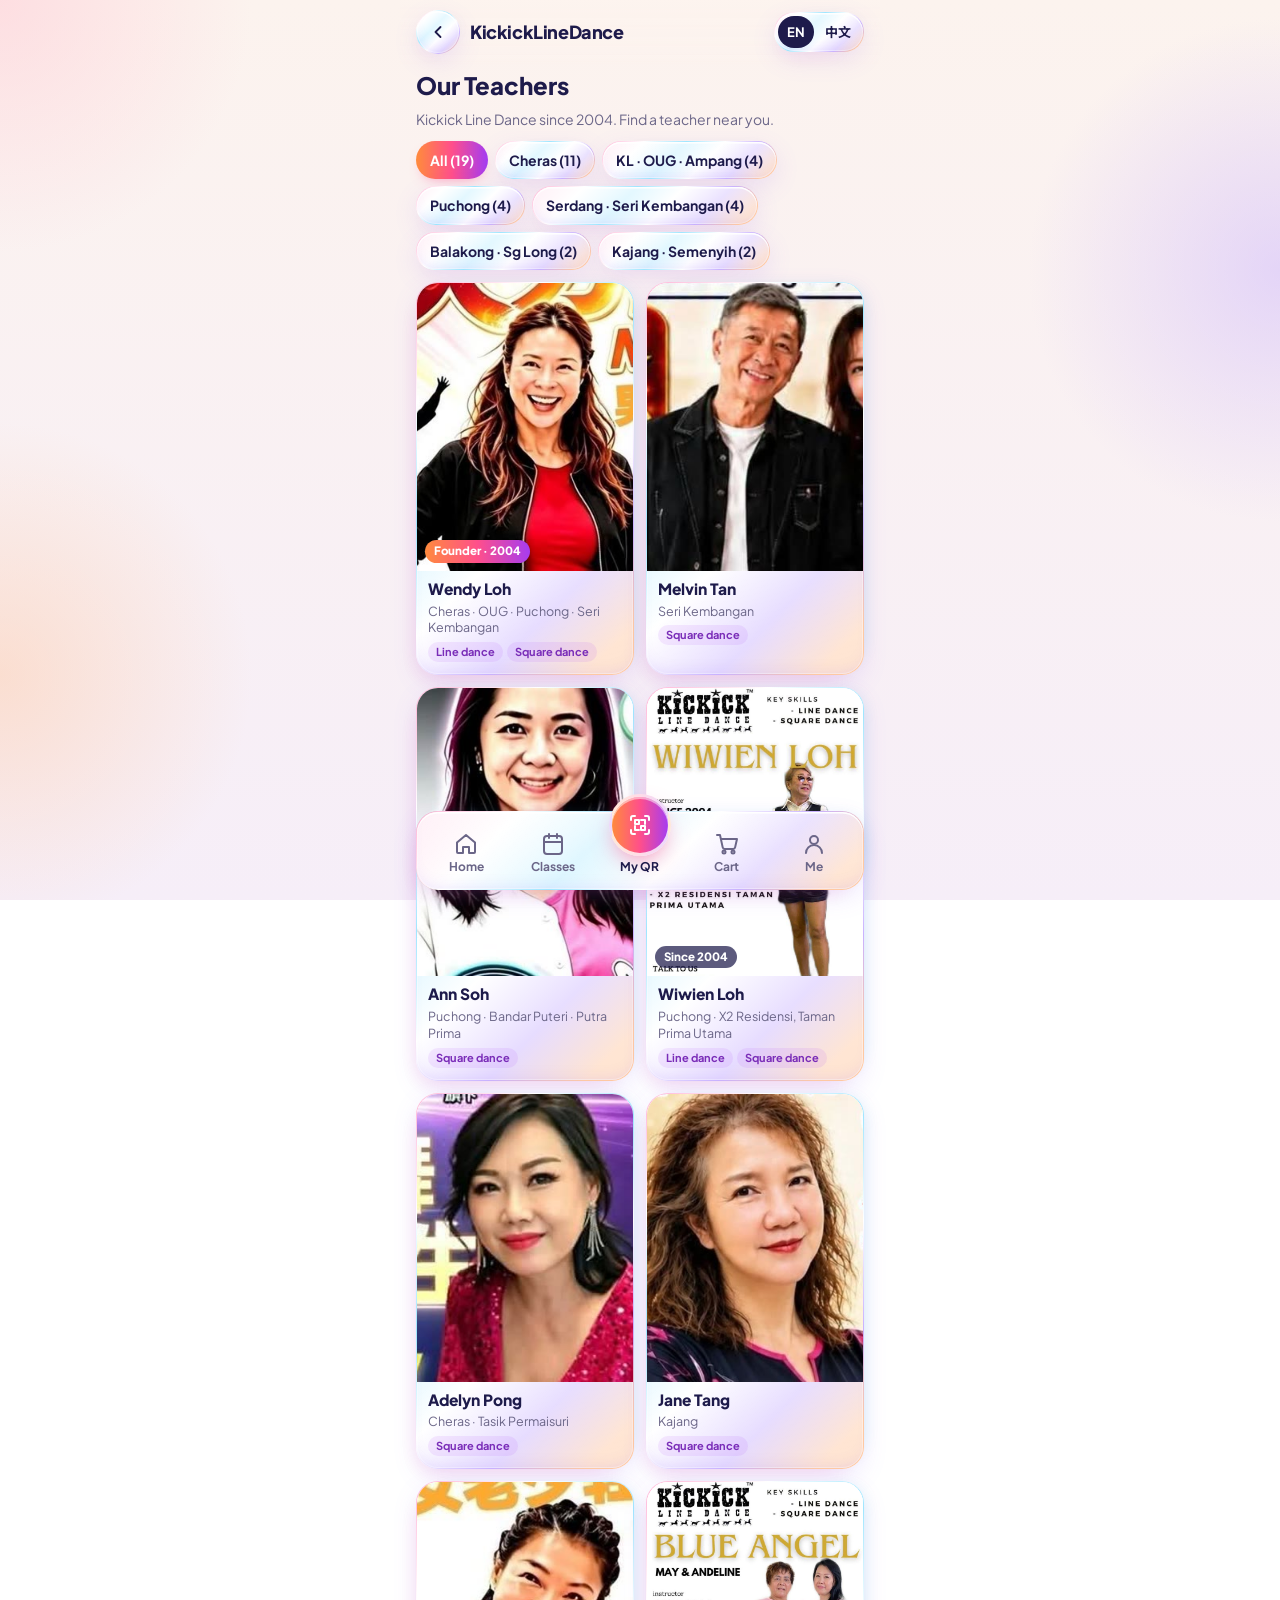
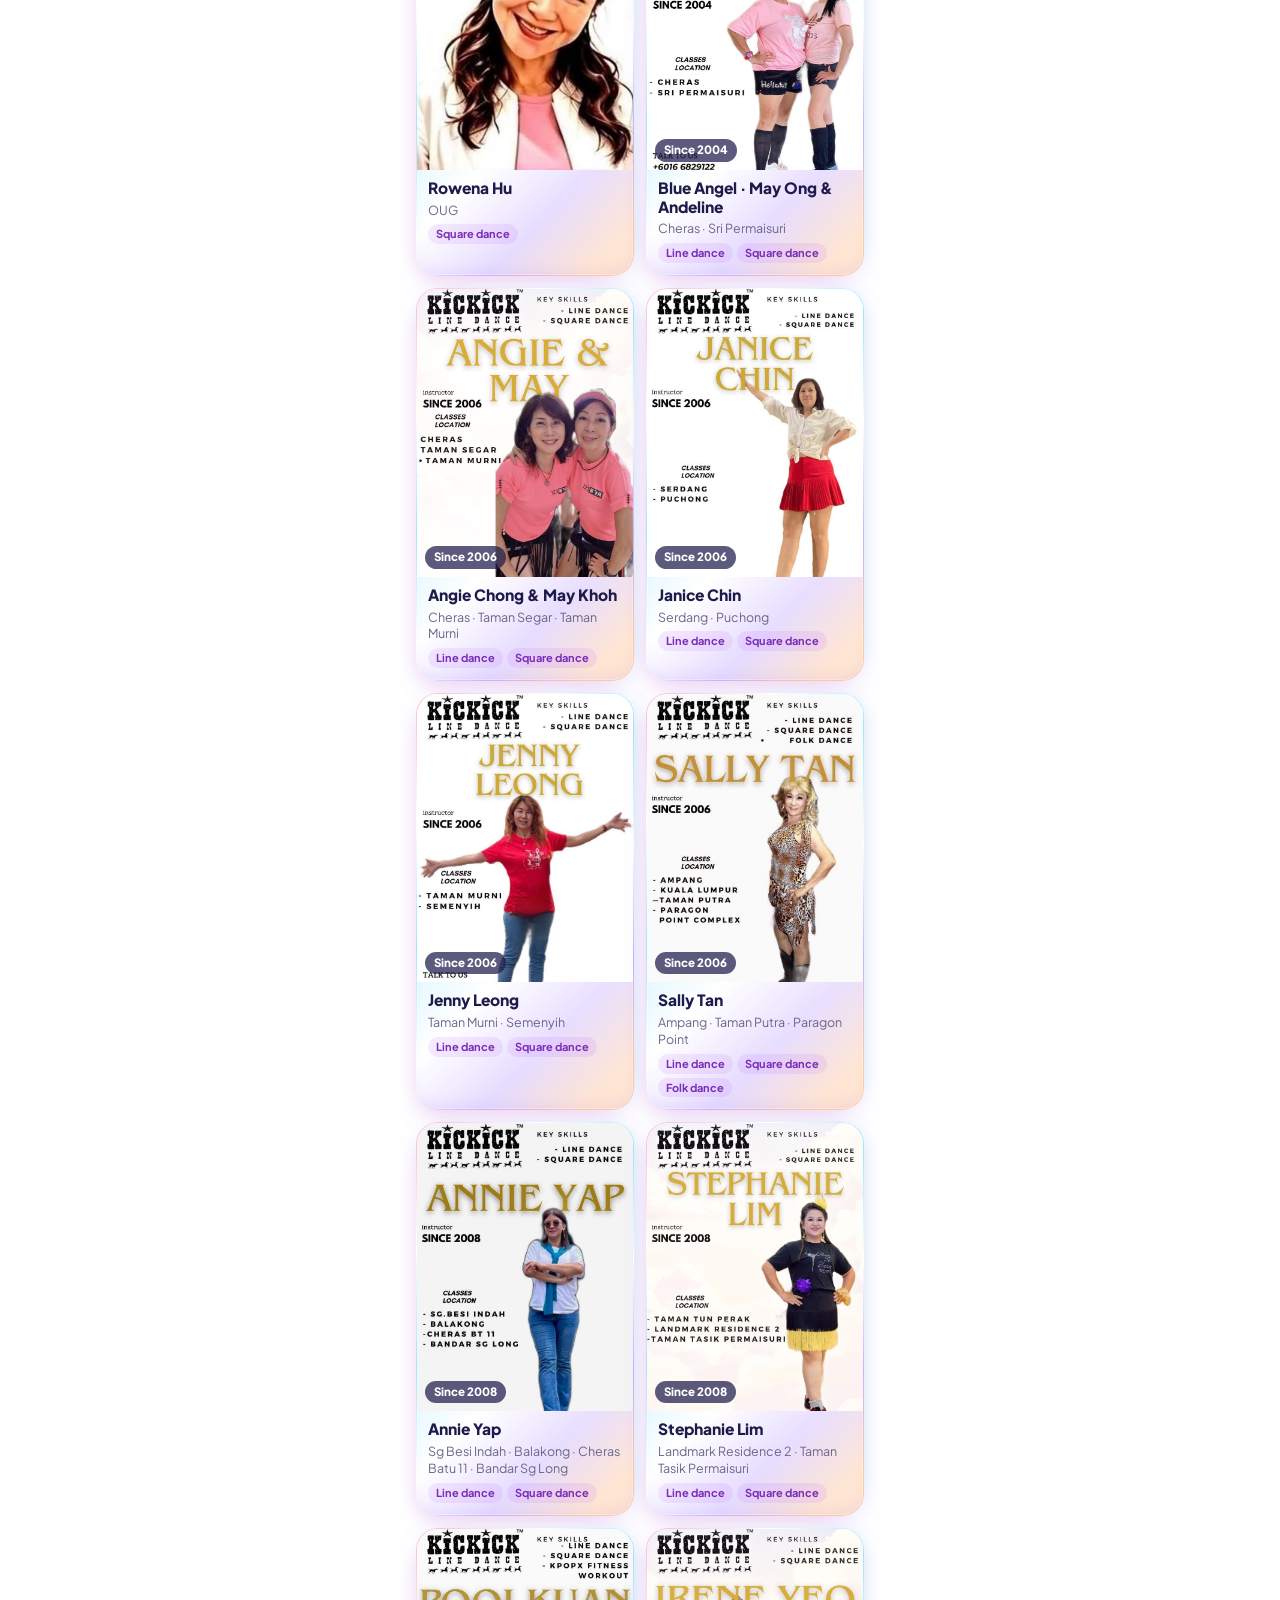
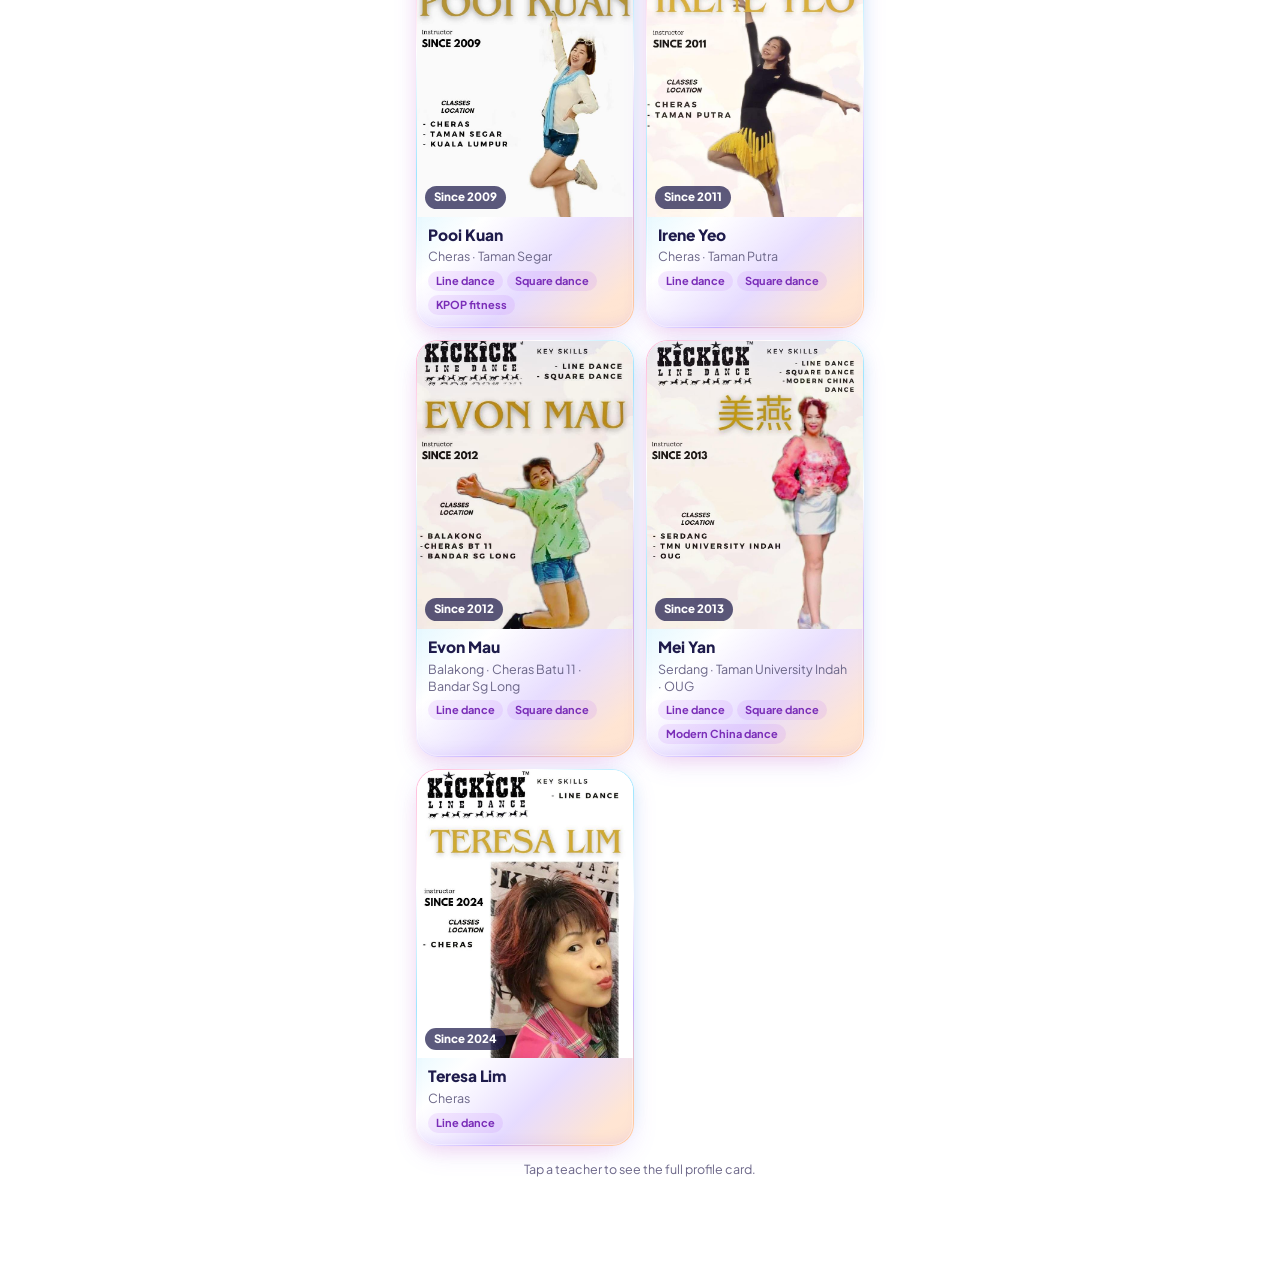
<file: teachers.html>
<!doctype html>
<html lang="en">
<head>
<meta charset="utf-8">
<meta name="viewport" content="width=device-width, initial-scale=1, viewport-fit=cover">
<title>Teachers · KickickLineDance</title>
<link rel="preconnect" href="https://fonts.googleapis.com">
<link rel="preconnect" href="https://fonts.gstatic.com" crossorigin>
<link href="https://fonts.googleapis.com/css2?family=Plus+Jakarta+Sans:wght@500;600;700;800&family=Noto+Sans+SC:wght@500;700;900&display=swap" rel="stylesheet">
<style>
/* Layout: phone-width column; area chips + two-column teacher cards (same glass system as the home page). */
:root{
  --ink:#1E1B4B; --muted:#6B6688; --bg:#FCF3EE;
  --rim:linear-gradient(135deg,#FFB3D6 0%,#fff 20%,#9FE6FF 40%,#fff 58%,#C9B2FF 76%,#FFC9A3 92%);
  --cta:linear-gradient(90deg,#FF8A3D 0%,#FF4F8B 50%,#A63CF0 100%);
  --hot:#E8475B;
  --font:"Plus Jakarta Sans","Noto Sans SC","PingFang SC","Microsoft YaHei",system-ui,sans-serif;
}
*{box-sizing:border-box}
[hidden]{display:none!important}
html{-webkit-text-size-adjust:100%}
body{margin:0;color:var(--ink);font-family:var(--font);font-size:15px;line-height:1.45;
  background:
    radial-gradient(360px 360px at 0% 0%,rgba(255,205,215,.55),transparent 70%),
    radial-gradient(360px 360px at 100% 30%,rgba(201,178,255,.45),transparent 70%),
    radial-gradient(360px 360px at 0% 75%,rgba(255,201,163,.45),transparent 70%),
    linear-gradient(#FCF3EE,#F6EEF8);
  background-attachment:fixed;min-height:100vh}
a{color:inherit}
button{font:inherit;color:inherit;cursor:pointer}
button:focus-visible,a:focus-visible{outline:2px solid #A63CF0;outline-offset:2px}
.app{max-width:480px;margin:0 auto;padding:0 16px calc(110px + env(safe-area-inset-bottom,0px))}
.glass,.glass-pill{border:1.3px solid transparent;
  background:linear-gradient(165deg,rgba(255,255,255,.82),rgba(255,255,255,.5)) padding-box, var(--rim) border-box;
  -webkit-backdrop-filter:blur(20px) saturate(1.5);backdrop-filter:blur(20px) saturate(1.5);
  box-shadow:inset 0 1.5px 0 0 rgba(255,255,255,.95), inset 0 0 0 1px rgba(255,255,255,.35), inset 0 -10px 18px -14px rgba(139,92,246,.25), 0 8px 24px 0 rgba(139,92,246,.13), -8px 12px 24px -18px rgba(236,72,153,.35), 10px -4px 22px -18px rgba(6,182,212,.35)}
.glass{border-radius:22px}
.glass-pill{border-radius:999px}
.cta{border:0;background:var(--cta);color:#fff;font-weight:700;border-radius:999px;padding:10px 18px;box-shadow:0 8px 18px -8px rgba(255,79,139,.6);text-decoration:none;display:inline-flex;align-items:center;gap:6px;white-space:nowrap}

header{position:sticky;top:0;z-index:20;padding:calc(10px + env(safe-area-inset-top,0px)) 0 10px;display:flex;align-items:center;gap:10px}
header::before{content:"";position:absolute;inset:0 -16px;z-index:-1;background:linear-gradient(rgba(252,243,238,.88),rgba(252,243,238,.6));-webkit-backdrop-filter:blur(14px);backdrop-filter:blur(14px)}
.back{width:44px;height:44px;display:grid;place-items:center;text-decoration:none;flex-shrink:0}
.brand{font-weight:800;font-size:clamp(14px,4.1vw,18px);letter-spacing:-.4px;flex:1;min-width:0;white-space:nowrap;overflow:hidden;text-overflow:ellipsis}
.lang{display:flex;padding:3px;gap:2px}
.lang button{border:0;background:transparent;font-weight:700;font-size:13px;padding:7px 9px;border-radius:999px}
.lang button[aria-pressed="true"]{background:var(--ink);color:#fff}

.title{font-size:24px;font-weight:800;margin:4px 0 12px}
.chips button{border:1.3px solid transparent;font-weight:700;font-size:14px;padding:8px 13px}
.chips button[aria-pressed="true"]{background:var(--cta) padding-box,var(--cta) border-box;color:#fff;box-shadow:0 6px 14px -8px rgba(255,79,139,.7)}
.note{font-size:12.5px;color:var(--muted);margin:14px 0 0;text-align:center}
nav.tabbar{position:fixed;left:50%;transform:translateX(-50%);bottom:calc(10px + env(safe-area-inset-bottom,0px));width:min(448px,calc(100% - 24px));display:grid;grid-template-columns:repeat(5,1fr);align-items:end;padding:6px 6px 8px;z-index:30}
nav.tabbar a,nav.tabbar button{border:0;background:transparent;display:flex;flex-direction:column;align-items:center;gap:2px;font-size:12px;font-weight:700;color:var(--muted);text-decoration:none;padding:6px 0;border-radius:18px}
nav.tabbar .on{color:#2563EB;background:linear-gradient(180deg,rgba(191,219,254,.7),rgba(255,255,255,.4))}
nav.tabbar svg{width:24px;height:24px}
nav.tabbar .qr{margin-top:-30px}
nav.tabbar .qr .orb{width:62px;height:62px;border-radius:50%;background:var(--cta);display:grid;place-items:center;color:#fff;box-shadow:0 10px 24px -8px rgba(255,79,139,.7), inset 0 2px 0 rgba(255,255,255,.5);border:3px solid rgba(255,255,255,.8)}
nav.tabbar .qr span{color:var(--ink)}
.toast{position:fixed;left:50%;bottom:110px;transform:translateX(-50%);background:var(--ink);color:#fff;padding:10px 16px;border-radius:999px;font-weight:700;font-size:14px;z-index:40}

.chips{display:flex;gap:7px;flex-wrap:wrap;padding:0 0 12px}
.lead{margin:-6px 0 12px;color:var(--muted);font-size:14px}
.grid{display:grid;grid-template-columns:repeat(2,minmax(0,1fr));gap:12px}
.tc{overflow:hidden;display:flex;flex-direction:column;text-decoration:none;color:inherit}
.tc .ph{display:block;position:relative}
.tc .ph img{display:block;width:100%;aspect-ratio:3/4;object-fit:cover;object-position:top}
.tc .ph img.card{object-position:50% 58%}
.tc .since{position:absolute;left:8px;bottom:8px;font-size:11.5px;font-weight:800;color:#fff;background:rgba(30,27,75,.72);border-radius:999px;padding:3px 9px}
.tc .founder{background:var(--cta)}
.tc .body{padding:9px 11px 12px;display:flex;flex-direction:column;gap:4px;min-width:0}
.tc .nm{font-weight:800;font-size:15.5px;line-height:1.2}
.tc .ar{font-size:12.5px;color:var(--muted);line-height:1.35}
.tc .sk{display:flex;flex-wrap:wrap;gap:4px;margin-top:2px}
.tc .sk span{font-size:11px;font-weight:700;border-radius:999px;padding:2px 8px;background:rgba(166,60,240,.1);color:#7A2DB8}
.empty{padding:24px;text-align:center;color:var(--muted);font-weight:600}
</style>
</head>
<body>
<div class="app">
  <header>
    <a class="back glass-pill" href="./" aria-label="Back"><svg width="20" height="20" viewBox="0 0 24 24" fill="none" stroke="currentColor" stroke-width="2.2" stroke-linecap="round" stroke-linejoin="round"><path d="m15 18-6-6 6-6"/></svg></a>
    <div class="brand">KickickLineDance</div>
    <div class="lang glass-pill" role="group" aria-label="Language">
      <button type="button" data-lang="en" aria-pressed="true">EN</button>
      <button type="button" data-lang="zh" aria-pressed="false">中文</button>
    </div>
  </header>
  <h1 class="title" data-t="title"></h1>
  <p class="lead" data-t="lead"></p>
  <div class="chips" id="areas" role="group" aria-label="Area"></div>
  <div class="grid" id="grid"></div>
  <p class="note" data-t="note"></p>
</div>

<nav class="tabbar glass" aria-label="Main">
  <a href="./"><svg viewBox="0 0 24 24" fill="none" stroke="currentColor" stroke-width="2" stroke-linecap="round" stroke-linejoin="round"><path d="M3 10.5 12 3l9 7.5V20a1 1 0 0 1-1 1h-5v-6h-6v6H4a1 1 0 0 1-1-1z"/></svg><span data-t="navHome"></span></a>
  <a href="classes.html"><svg viewBox="0 0 24 24" fill="none" stroke="currentColor" stroke-width="2" stroke-linecap="round" stroke-linejoin="round"><rect x="3" y="4" width="18" height="18" rx="3"/><path d="M16 2v4M8 2v4M3 10h18"/></svg><span data-t="navClasses"></span></a>
  <button type="button" class="qr" data-soon><span class="orb"><svg viewBox="0 0 24 24" fill="none" stroke="currentColor" stroke-width="2" stroke-linecap="round" stroke-linejoin="round"><path d="M3 7V5a2 2 0 0 1 2-2h2M17 3h2a2 2 0 0 1 2 2v2M21 17v2a2 2 0 0 1-2 2h-2M7 21H5a2 2 0 0 1-2-2v-2"/><rect x="7" y="7" width="4" height="4"/><rect x="13" y="13" width="4" height="4"/><path d="M13 7h4v4M7 13v4h4"/></svg></span><span data-t="navQR"></span></button>
  <a href="products.html"><svg viewBox="0 0 24 24" fill="none" stroke="currentColor" stroke-width="2" stroke-linecap="round" stroke-linejoin="round"><circle cx="9" cy="20" r="1.5"/><circle cx="18" cy="20" r="1.5"/><path d="M2 3h3l2.7 12.4a2 2 0 0 0 2 1.6h8.4a2 2 0 0 0 2-1.6L22 7H6"/></svg><span data-t="navCart"></span></a>
  <button type="button" data-soon><svg viewBox="0 0 24 24" fill="none" stroke="currentColor" stroke-width="2" stroke-linecap="round" stroke-linejoin="round"><circle cx="12" cy="8" r="4"/><path d="M4 21a8 8 0 0 1 16 0"/></svg><span data-t="navMe"></span></button>
</nav>
<div class="toast" id="toast" hidden></div>

<script>
(function(){
  var T={
    en:{title:'Our Teachers',lead:'Kickick Line Dance since 2004. Find a teacher near you.',all:'All',since:'Since',founder:'Founder',
      note:'Tap a teacher to see the full profile card.',navHome:'Home',navClasses:'Classes',navQR:'My QR',navCart:'Cart',navMe:'Me',soon:'Coming soon',none:'No teacher in this area yet.',
      ld:'Line dance',sd:'Square dance',fd:'Folk dance',kp:'KPOP fitness',cd:'Modern China dance'},
    zh:{title:'我们的老师',lead:'Kickick Line Dance 自 2004 年起。找离你最近的老师。',all:'全部',since:'执教自',founder:'创办人',
      note:'点老师可看完整介绍卡。',navHome:'首页',navClasses:'课程',navQR:'我的 QR',navCart:'购物车',navMe:'我的',soon:'即将推出',none:'这个地区暂时没有老师。',
      ld:'排舞',sd:'广场舞',fd:'土风舞',kp:'KPOP 健身舞',cd:'中国现代舞'}
  };
  var AREAS=[['all'],['cheras','Cheras','蕉赖'],['kl','KL · OUG · Ampang','吉隆坡 · OUG · 安邦'],['puchong','Puchong','蒲种'],['serdang','Serdang · Seri Kembangan','沙登 · Seri Kembangan'],['balakong','Balakong · Sg Long','万宜 · Sg Long'],['kajang','Kajang · Semenyih','加影 · 士毛月']];
  /* img: website photo (t-*) or the instructor profile card from the Kickick Facebook album (tc-*). */
  var P=[
    {img:'t-wendy.jpg',y:2004,f:1,a:['cheras','kl','puchong','serdang'],sk:['ld','sd'],en:['Wendy Loh','Cheras · OUG · Puchong · Seri Kembangan'],zh:['猫姐 Wendy Loh','蕉赖 · OUG · 蒲种 · Seri Kembangan']},
    {img:'t-melvin.jpg',a:['serdang'],sk:['sd'],en:['Melvin Tan','Seri Kembangan'],zh:['猫哥 Melvin Tan','Seri Kembangan']},
    {img:'t-ann.jpg',a:['puchong'],sk:['sd'],en:['Ann Soh','Puchong · Bandar Puteri · Putra Prima'],zh:['猫妹 Ann Soh','蒲种 · Bandar Puteri · Putra Prima']},
    {img:'tc-wiwien-loh.jpg',y:2004,a:['puchong'],sk:['ld','sd'],en:['Wiwien Loh','Puchong · X2 Residensi, Taman Prima Utama'],zh:['Wiwien Loh','蒲种 · X2 Residensi, Taman Prima Utama']},
    {img:'t-adelyn.jpg',a:['cheras'],sk:['sd'],en:['Adelyn Pong','Cheras · Tasik Permaisuri'],zh:['Adelyn Pong','蕉赖 · Tasik Permaisuri']},
    {img:'t-jane.jpg',a:['kajang'],sk:['sd'],en:['Jane Tang','Kajang'],zh:['Jane Tang','加影']},
    {img:'t-rowena.jpg',a:['kl'],sk:['sd'],en:['Rowena Hu','OUG'],zh:['Rowena Hu','OUG']},
    {img:'tc-blue-angel.jpg',y:2004,a:['cheras'],sk:['ld','sd'],en:['Blue Angel · May Ong & Andeline','Cheras · Sri Permaisuri'],zh:['Blue Angel · May Ong & Andeline','蕉赖 · Sri Permaisuri']},
    {img:'tc-angie-may.jpg',y:2006,a:['cheras'],sk:['ld','sd'],en:['Angie Chong & May Khoh','Cheras · Taman Segar · Taman Murni'],zh:['Angie Chong & May Khoh','蕉赖 · Taman Segar · Taman Murni']},
    {img:'tc-janice-chin.jpg',y:2006,a:['serdang','puchong'],sk:['ld','sd'],en:['Janice Chin','Serdang · Puchong'],zh:['Janice Chin','沙登 · 蒲种']},
    {img:'tc-jenny-leong.jpg',y:2006,a:['cheras','kajang'],sk:['ld','sd'],en:['Jenny Leong','Taman Murni · Semenyih'],zh:['Jenny Leong','Taman Murni · 士毛月']},
    {img:'tc-sally-tan.jpg',y:2006,a:['kl'],sk:['ld','sd','fd'],en:['Sally Tan','Ampang · Taman Putra · Paragon Point'],zh:['Sally Tan','安邦 · Taman Putra · Paragon Point']},
    {img:'tc-annie-yap.jpg',y:2008,a:['balakong','cheras'],sk:['ld','sd'],en:['Annie Yap','Sg Besi Indah · Balakong · Cheras Batu 11 · Bandar Sg Long'],zh:['Annie Yap','Sg Besi Indah · 万宜 · 蕉赖十一哩 · Bandar Sg Long']},
    {img:'tc-stephanie-lim.jpg',y:2008,a:['cheras'],sk:['ld','sd'],en:['Stephanie Lim','Landmark Residence 2 · Taman Tasik Permaisuri'],zh:['Stephanie Lim','Landmark Residence 2 · Taman Tasik Permaisuri']},
    {img:'tc-pooi-kuan.jpg',y:2009,a:['cheras'],sk:['ld','sd','kp'],en:['Pooi Kuan','Cheras · Taman Segar'],zh:['Pooi Kuan','蕉赖 · Taman Segar']},
    {img:'tc-irene-yeo.jpg',y:2011,a:['cheras'],sk:['ld','sd'],en:['Irene Yeo','Cheras · Taman Putra'],zh:['Irene Yeo','蕉赖 · Taman Putra']},
    {img:'tc-evon-mau.jpg',y:2012,a:['balakong','cheras'],sk:['ld','sd'],en:['Evon Mau','Balakong · Cheras Batu 11 · Bandar Sg Long'],zh:['Evon Mau','万宜 · 蕉赖十一哩 · Bandar Sg Long']},
    {img:'tc-mei-yan.jpg',y:2013,a:['serdang','kl'],sk:['ld','sd','cd'],en:['Mei Yan','Serdang · Taman University Indah · OUG'],zh:['美燕','沙登 · Taman University Indah · OUG']},
    {img:'tc-teresa-lim.jpg',y:2024,a:['cheras'],sk:['ld'],en:['Teresa Lim','Cheras'],zh:['Teresa Lim','蕉赖']}
  ];
  var st={lang:'en',area:'all'};
  try{ if(localStorage.getItem('kld_lang')==='zh') st.lang='zh'; }catch(e){}
  function el(tag,cls,txt){ var e=document.createElement(tag); if(cls) e.className=cls; if(txt!=null) e.textContent=txt; return e; }
  function render(){
    var t=T[st.lang]; document.documentElement.lang=st.lang==='zh'?'zh':'en';
    document.querySelectorAll('[data-t]').forEach(function(e){ e.textContent=t[e.getAttribute('data-t')]; });
    document.querySelectorAll('[data-lang]').forEach(function(b){ b.setAttribute('aria-pressed', b.dataset.lang===st.lang); });
    var box=document.getElementById('areas'); box.innerHTML='';
    AREAS.forEach(function(x){
      var n=x[0]==='all'?P.length:P.filter(function(p){return p.a.indexOf(x[0])>=0;}).length;
      var b=el('button','glass-pill',(x[0]==='all'?t.all:(st.lang==='zh'?x[2]:x[1]))+' ('+n+')'); b.type='button';
      b.setAttribute('aria-pressed',st.area===x[0]); b.onclick=function(){ st.area=x[0]; render(); }; box.appendChild(b);
    });
    var g=document.getElementById('grid'); g.innerHTML='';
    var list=P.filter(function(p){ return st.area==='all'||p.a.indexOf(st.area)>=0; });
    if(!list.length){ g.appendChild(el('div','empty',t.none)); }
    list.forEach(function(p){
      var d=p[st.lang], c=el('a','tc glass'); c.href=p.img; c.target='_blank'; c.rel='noopener';
      var ph=el('span','ph'), im=el('img'); im.src=p.img; im.alt=d[0]; im.loading='lazy'; if(/^tc-/.test(p.img)) im.className='card'; ph.appendChild(im);
      if(p.f) ph.appendChild(el('span','since founder',t.founder+' · '+p.y));
      else if(p.y) ph.appendChild(el('span','since',t.since+' '+p.y));
      var b=el('span','body'); b.appendChild(el('span','nm',d[0])); b.appendChild(el('span','ar',d[1]));
      var sk=el('span','sk'); p.sk.forEach(function(k){ sk.appendChild(el('span',null,t[k])); }); b.appendChild(sk);
      c.appendChild(ph); c.appendChild(b); g.appendChild(c);
    });
    try{ localStorage.setItem('kld_lang',st.lang); }catch(e){}
  }
  var tt; function soon(e){ if(e) e.preventDefault(); var x=document.getElementById('toast'); x.textContent=T[st.lang].soon; x.hidden=false; clearTimeout(tt); tt=setTimeout(function(){x.hidden=true;},1600); }
  document.querySelectorAll('[data-soon]').forEach(function(b){ b.addEventListener('click',soon); });
  document.querySelectorAll('[data-lang]').forEach(function(b){ b.addEventListener('click',function(){ st.lang=b.dataset.lang; render(); }); });
  render();
})();
</script>
</body>
</html>
</file>
<file: kld-admin.css>
/* Shared look for the data pages (students, events, register). Same glass system as admin.html. */
:root{
  --ink:#1E1B4B; --muted:#6B6688; --faint:#E9E2F2; --line:rgba(30,27,75,.08);
  --rim:linear-gradient(135deg,#FFB3D6 0%,#fff 20%,#9FE6FF 40%,#fff 58%,#C9B2FF 76%,#FFC9A3 92%);
  --cta:linear-gradient(90deg,#FF8A3D 0%,#FF4F8B 50%,#A63CF0 100%);
  --accent:#A63CF0; --pink:#C02F7A;
  --good:#1FA971; --goodbg:#E3F6EE; --live:#2563EB; --livebg:#E3EDFD; --warn:#B45309; --warnbg:#FEF3C7; --bad:#B42318; --badbg:#FDE8E7;
  --font:"Plus Jakarta Sans","Noto Sans SC","PingFang SC","Microsoft YaHei",system-ui,sans-serif;
}
*{box-sizing:border-box}
[hidden]{display:none!important}
html{-webkit-text-size-adjust:100%}
body{margin:0;color:var(--ink);font-family:var(--font);font-size:15px;line-height:1.45;
  background:
    radial-gradient(360px 360px at 0% 0%,rgba(255,205,215,.55),transparent 70%),
    radial-gradient(360px 360px at 100% 30%,rgba(201,178,255,.45),transparent 70%),
    radial-gradient(360px 360px at 0% 75%,rgba(255,201,163,.45),transparent 70%),
    linear-gradient(#FCF3EE,#F6EEF8);
  background-attachment:fixed;min-height:100vh}
a{color:inherit}
button,input,select,textarea{font:inherit;color:inherit}
button{cursor:pointer}
button:focus-visible,a:focus-visible,input:focus-visible,select:focus-visible,textarea:focus-visible{outline:2px solid var(--accent);outline-offset:2px}
.app{max-width:980px;margin:0 auto;padding:0 16px 48px}
.glass,.glass-pill{border:1.3px solid transparent;
  background:linear-gradient(165deg,rgba(255,255,255,.86),rgba(255,255,255,.55)) padding-box, var(--rim) border-box;
  -webkit-backdrop-filter:blur(20px) saturate(1.5);backdrop-filter:blur(20px) saturate(1.5);
  box-shadow:inset 0 1.5px 0 0 rgba(255,255,255,.95), 0 8px 24px 0 rgba(139,92,246,.12), -8px 12px 24px -18px rgba(236,72,153,.3), 10px -4px 22px -18px rgba(6,182,212,.3)}
.glass{border-radius:22px}
.glass-pill{border-radius:999px}

header{position:sticky;top:0;z-index:20;padding:calc(10px + env(safe-area-inset-top,0px)) 0 10px;display:flex;align-items:center;gap:10px}
header::before{content:"";position:absolute;inset:0 -16px;z-index:-1;background:linear-gradient(rgba(252,243,238,.92),rgba(252,243,238,.7));-webkit-backdrop-filter:blur(14px);backdrop-filter:blur(14px)}
.who{flex:1;min-width:0}
.who small{display:block;font-size:12px;color:var(--muted);font-weight:600}
.who b{display:block;font-size:17px;font-weight:800;line-height:1.25;white-space:nowrap;overflow:hidden;text-overflow:ellipsis}
.lang{display:flex;padding:3px;gap:2px;flex-shrink:0}
.lang button{border:0;background:transparent;font-weight:700;font-size:13px;padding:7px 9px;border-radius:999px}
.lang button[aria-pressed="true"]{background:var(--ink);color:#fff}

section{margin-top:18px}
.sh{display:flex;align-items:center;justify-content:space-between;margin-bottom:10px;gap:10px;flex-wrap:wrap}
.sh h2{font-size:17px;margin:0;font-weight:800}
.muted{color:var(--muted)}
.small{font-size:13px}

/* buttons & fields */
.btn{border:0;border-radius:999px;padding:10px 16px;font-weight:800;font-size:14px;display:inline-flex;align-items:center;gap:7px;text-decoration:none;white-space:nowrap}
.btn svg{width:17px;height:17px}
.btn.cta{background:var(--cta);color:#fff;box-shadow:0 10px 22px -12px rgba(166,60,240,.7)}
.btn.soft{border:1.3px solid transparent;background:linear-gradient(165deg,rgba(255,255,255,.9),rgba(255,255,255,.6)) padding-box,var(--rim) border-box}
.btn.ghost{background:transparent;color:var(--accent);padding:8px 10px}
.btn.danger{background:var(--badbg);color:var(--bad)}
.btn[disabled]{opacity:.55;cursor:default}
.field{display:flex;flex-direction:column;gap:5px;font-size:13px;font-weight:700;color:var(--muted)}
.inp{width:100%;border:1.3px solid rgba(30,27,75,.12);background:rgba(255,255,255,.85);border-radius:14px;padding:11px 13px;font-size:15px;color:var(--ink);font-weight:600}
textarea.inp{min-height:84px;resize:vertical;line-height:1.5}
.grid2{display:grid;grid-template-columns:repeat(2,minmax(0,1fr));gap:10px}
@media (max-width:560px){.grid2{grid-template-columns:1fr}}

/* search + chips */
.search{display:flex;align-items:center;gap:8px;padding:4px 6px 4px 14px}
.search svg{width:19px;height:19px;color:var(--muted);flex-shrink:0}
.search input{flex:1;min-width:0;border:0;background:transparent;padding:10px 4px;font-size:15.5px;font-weight:600;outline:none}
.chips{display:flex;gap:8px;overflow-x:auto;padding:2px 2px 6px;scrollbar-width:none}
.chips::-webkit-scrollbar{display:none}
.chip{flex-shrink:0;border:1.3px solid rgba(30,27,75,.1);background:rgba(255,255,255,.7);border-radius:999px;padding:7px 13px;font-size:13.5px;font-weight:700;white-space:nowrap}
.chip[aria-pressed="true"]{background:var(--ink);color:#fff;border-color:var(--ink)}
select.chip{appearance:none;-webkit-appearance:none;padding-right:28px;background-image:url("data:image/svg+xml,%3Csvg xmlns='http://www.w3.org/2000/svg' viewBox='0 0 24 24' fill='none' stroke='%236B6688' stroke-width='2.5' stroke-linecap='round'%3E%3Cpath d='m6 9 6 6 6-6'/%3E%3C/svg%3E");background-repeat:no-repeat;background-position:right 9px center;background-size:14px}

/* tags */
.tag{display:inline-flex;align-items:center;gap:4px;border-radius:999px;padding:2px 9px;font-size:12px;font-weight:800;white-space:nowrap}
.tag.ev{background:rgba(166,60,240,.1);color:#7A2DB8}
.tag.rep{background:linear-gradient(90deg,rgba(255,138,61,.18),rgba(255,79,139,.18));color:var(--pink)}
.tag.good{background:var(--goodbg);color:var(--good)}
.tag.warn{background:var(--warnbg);color:var(--warn)}
.tag.live{background:var(--livebg);color:var(--live)}
.tag.plain{background:rgba(107,102,136,.1);color:var(--muted)}

/* stat row */
.stats{display:grid;grid-template-columns:repeat(4,minmax(0,1fr));gap:10px}
@media (max-width:640px){.stats{grid-template-columns:repeat(2,minmax(0,1fr))}}
.stat{padding:12px 14px}
.stat .v{font-size:24px;font-weight:800;line-height:1.1;font-variant-numeric:tabular-nums}
.stat .t{font-size:12.5px;color:var(--muted);font-weight:600}

/* list rows */
.list{display:flex;flex-direction:column;gap:8px}
.row{display:flex;align-items:center;gap:12px;padding:12px 14px;text-align:left;width:100%;border:1.3px solid transparent}
button.row{cursor:pointer}
.av{width:42px;height:42px;border-radius:14px;display:grid;place-items:center;font-weight:800;font-size:16px;flex-shrink:0;color:#fff;background:var(--cta)}
.row .main{flex:1;min-width:0}
.row .nm{font-weight:800;font-size:15.5px;white-space:nowrap;overflow:hidden;text-overflow:ellipsis}
.row .sub{font-size:13px;color:var(--muted);font-weight:600;display:flex;gap:6px;flex-wrap:wrap;align-items:center;margin-top:2px}
.row .end{display:flex;flex-direction:column;align-items:flex-end;gap:4px;flex-shrink:0}
.cnt{font-size:12.5px;color:var(--muted);font-weight:700;margin:4px 2px 8px}
.empty{padding:28px 16px;text-align:center;color:var(--muted);font-weight:600}

/* sheet (detail panel) */
.sheet-back{position:fixed;inset:0;z-index:80;background:rgba(30,27,75,.32)}
.sheet{position:fixed;z-index:81;left:0;right:0;bottom:0;max-height:92vh;overflow-y:auto;border-radius:26px 26px 0 0;padding:18px 18px calc(22px + env(safe-area-inset-bottom,0px));
  background:linear-gradient(#FFF9F6,#F8F1FB);box-shadow:0 -20px 50px -20px rgba(30,27,75,.4)}
@media (min-width:760px){.sheet{left:50%;right:auto;bottom:auto;top:50%;transform:translate(-50%,-50%);width:min(620px,94vw);border-radius:26px;max-height:88vh}}
.sheet h3{margin:0;font-size:19px;font-weight:800}
.sheet .x{border:0;background:rgba(30,27,75,.07);width:36px;height:36px;border-radius:50%;display:grid;place-items:center;flex-shrink:0}
.sheet .x svg{width:18px;height:18px}
.sheet .hd{display:flex;align-items:flex-start;gap:12px;margin-bottom:12px}
.hist{display:flex;flex-direction:column;gap:6px;margin-top:6px}
.hist div{background:rgba(255,255,255,.75);border-radius:14px;padding:10px 12px;font-size:13.5px}
.hist b{font-weight:800}

/* tabs */
.tabs{display:flex;gap:6px;overflow-x:auto;padding:4px;scrollbar-width:none}
.tabs::-webkit-scrollbar{display:none}
.tabs button{border:0;background:transparent;border-radius:999px;padding:9px 14px;font-weight:800;font-size:14px;white-space:nowrap;color:var(--muted)}
.tabs button[aria-selected="true"]{background:var(--ink);color:#fff}

/* toggles */
.tg{border:1.3px solid rgba(30,27,75,.14);background:#fff;border-radius:999px;padding:5px 10px;font-size:12.5px;font-weight:800;color:var(--muted);display:inline-flex;align-items:center;gap:5px;white-space:nowrap}
.tg[aria-pressed="true"].paid{background:var(--goodbg);border-color:transparent;color:var(--good)}
.tg[aria-pressed="true"].in{background:var(--livebg);border-color:transparent;color:var(--live)}
.tg svg{width:14px;height:14px}

/* editable rows (flow / script / performances) */
.ed{padding:12px;display:flex;flex-direction:column;gap:8px}
.ed .top{display:flex;gap:8px;align-items:center}
.ed .num{width:28px;height:28px;border-radius:9px;background:rgba(166,60,240,.1);color:#7A2DB8;font-weight:800;display:grid;place-items:center;font-size:13px;flex-shrink:0}
.ed .inp{padding:8px 11px;font-size:14.5px;border-radius:12px}
.ed textarea.inp{min-height:70px}
.ed .ops{display:flex;gap:4px;margin-left:auto}
.ed .ops button{border:0;background:rgba(30,27,75,.06);width:32px;height:32px;border-radius:10px;display:grid;place-items:center}
.ed .ops svg{width:16px;height:16px}
.saved{font-size:12px;font-weight:800;color:var(--good)}

/* tables (seating) */
.tbls{display:grid;grid-template-columns:repeat(auto-fill,minmax(210px,1fr));gap:10px}
.tbl{padding:14px}
.tbl .lb{display:flex;justify-content:space-between;align-items:center;font-weight:800;font-size:16px}
.tbl ul{margin:8px 0 0;padding:0;list-style:none;font-size:13.5px;display:flex;flex-direction:column;gap:3px}
.bar{height:7px;border-radius:999px;background:rgba(30,27,75,.08);overflow:hidden;margin-top:8px}
.bar i{display:block;height:100%;border-radius:999px;background:var(--cta)}

/* sign-in gate */
.gate{position:fixed;inset:0;z-index:100;display:grid;place-items:center;padding:16px;background:inherit;
  background:radial-gradient(360px 360px at 0% 0%,rgba(255,205,215,.7),transparent 70%),radial-gradient(360px 360px at 100% 60%,rgba(201,178,255,.6),transparent 70%),linear-gradient(#FCF3EE,#F6EEF8)}
.gate .card{width:min(400px,100%);padding:24px;display:flex;flex-direction:column;gap:12px;text-align:center}
.gate img{width:64px;height:64px;border-radius:20px;margin:0 auto}
.gate h1{margin:0;font-size:21px;font-weight:800}
.gate p{margin:0;color:var(--muted);font-weight:600;font-size:14px}
.toast{position:fixed;left:50%;bottom:28px;transform:translateX(-50%);background:var(--ink);color:#fff;padding:10px 16px;border-radius:999px;font-weight:700;font-size:14px;z-index:120;max-width:90vw;text-align:center}
.who-pill{font-size:12px;font-weight:700;color:var(--muted);padding:6px 10px;display:inline-flex;gap:6px;align-items:center;border:0;background:rgba(255,255,255,.6);border-radius:999px}
</file>
